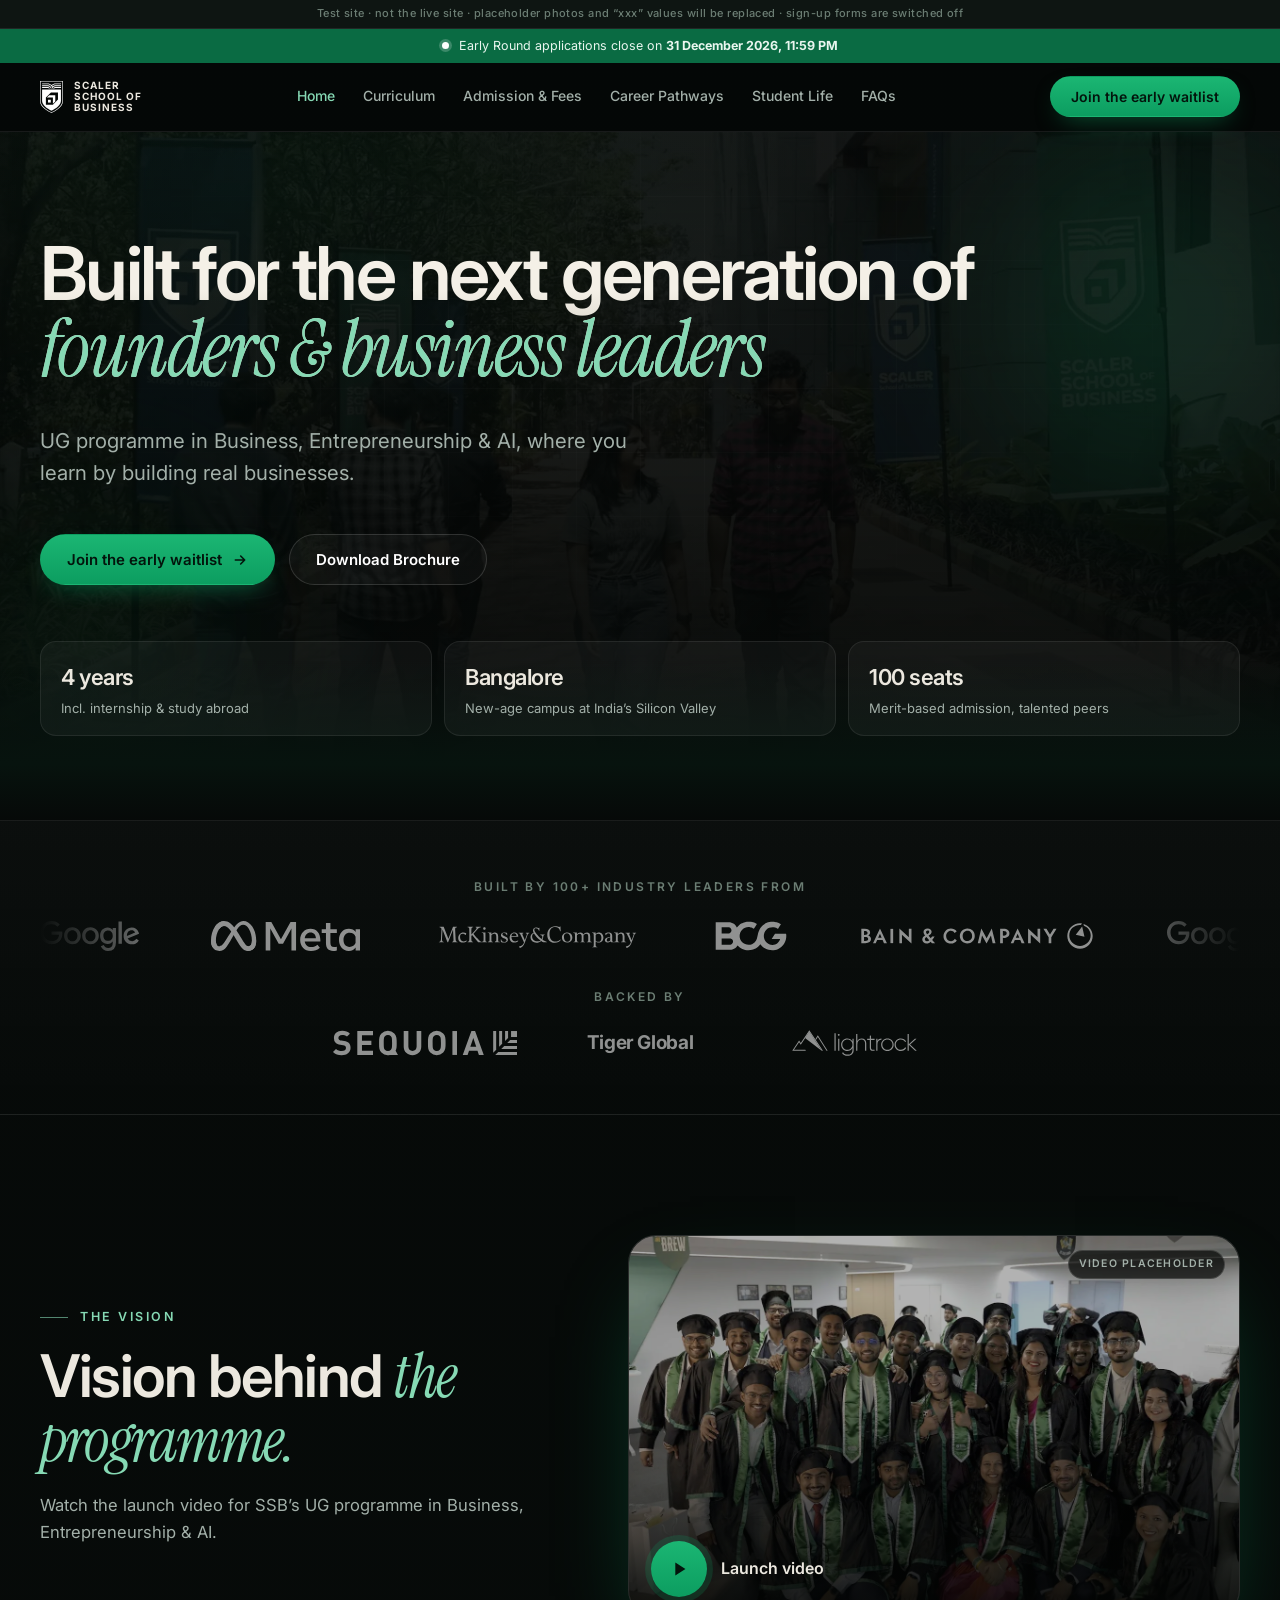
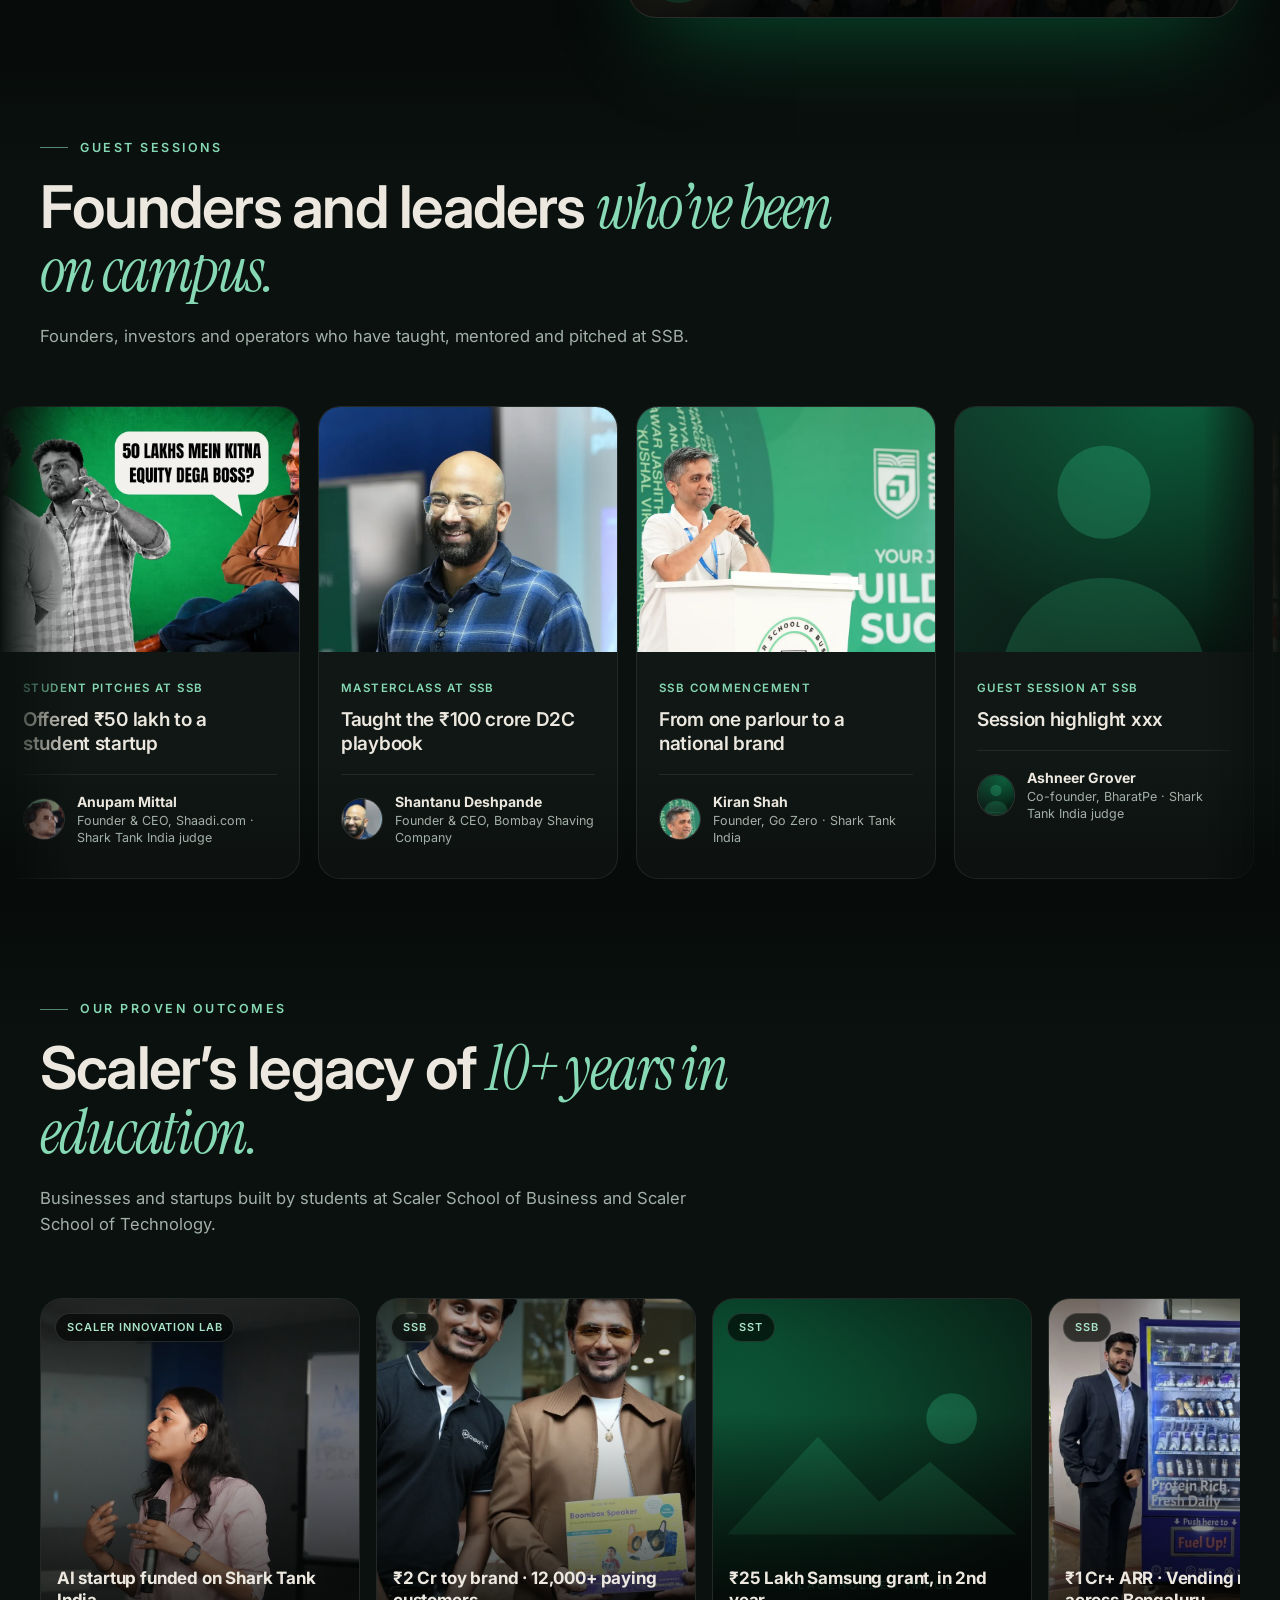
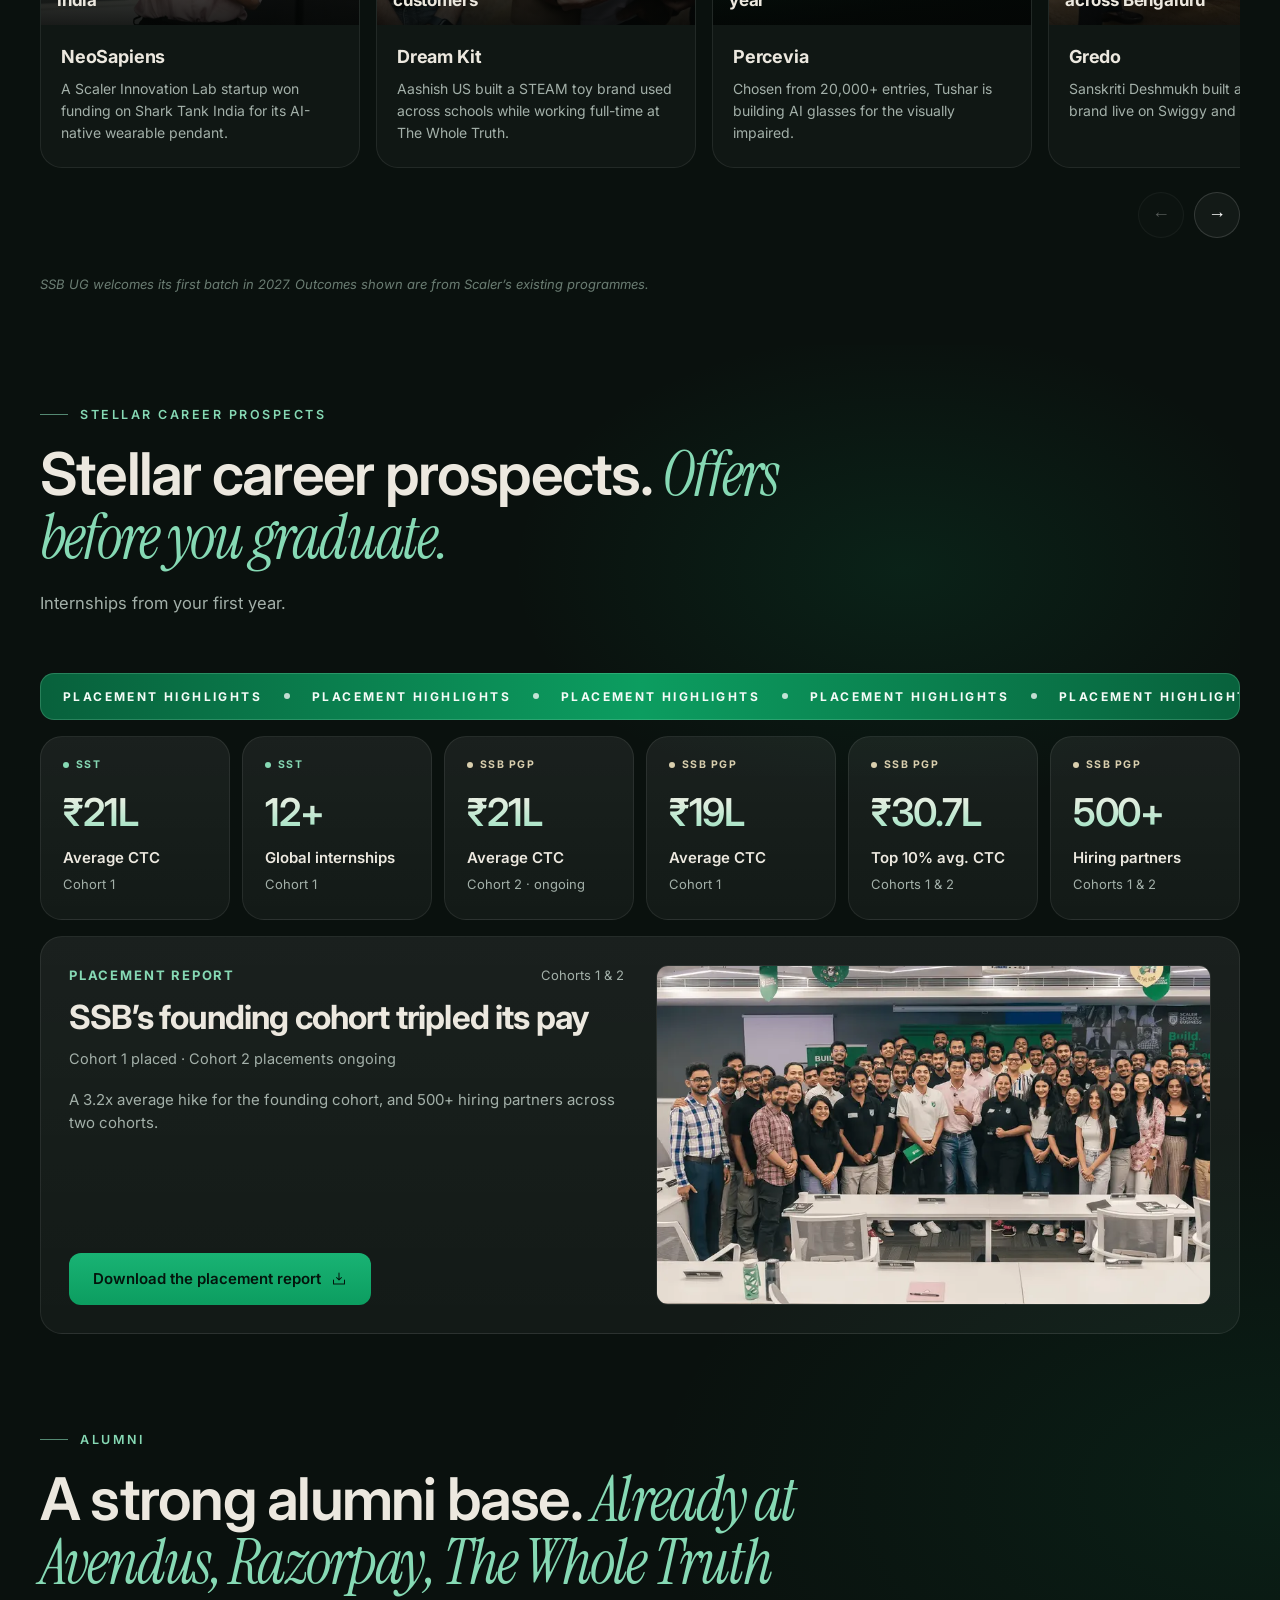
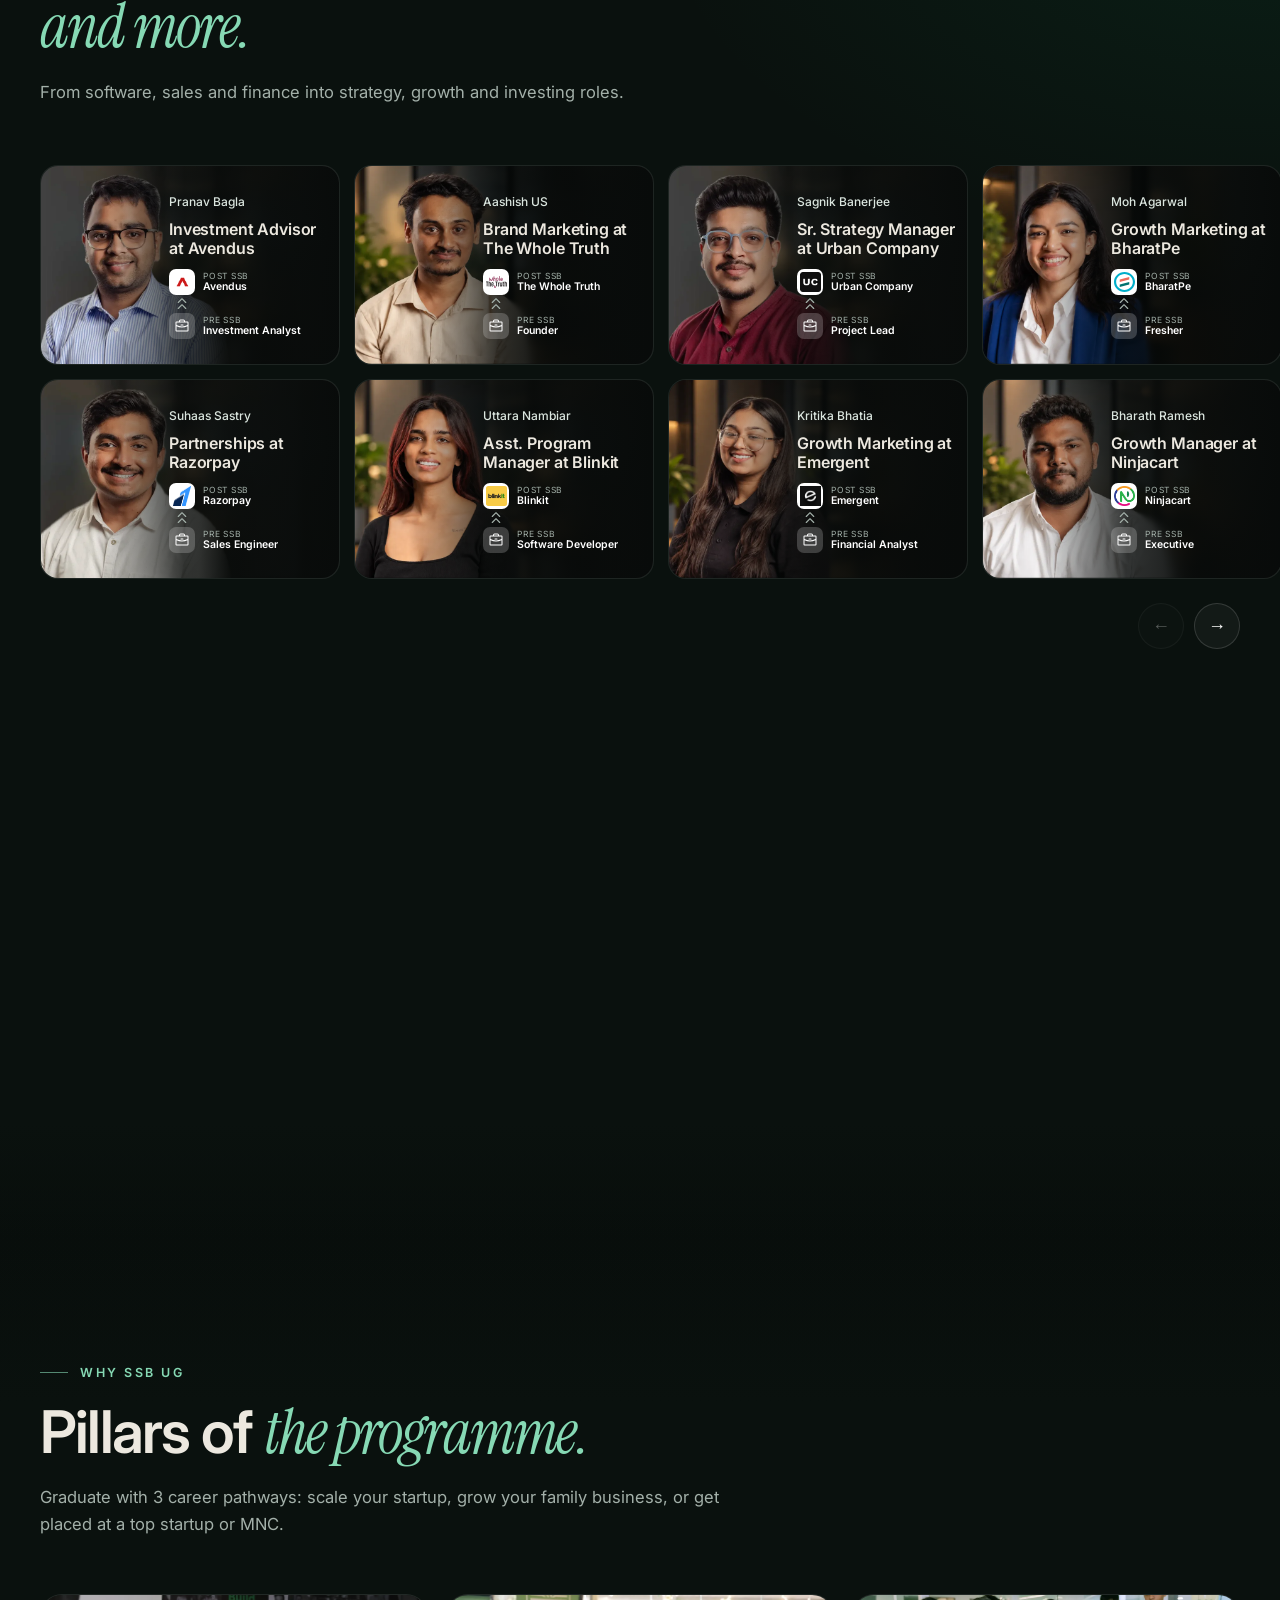
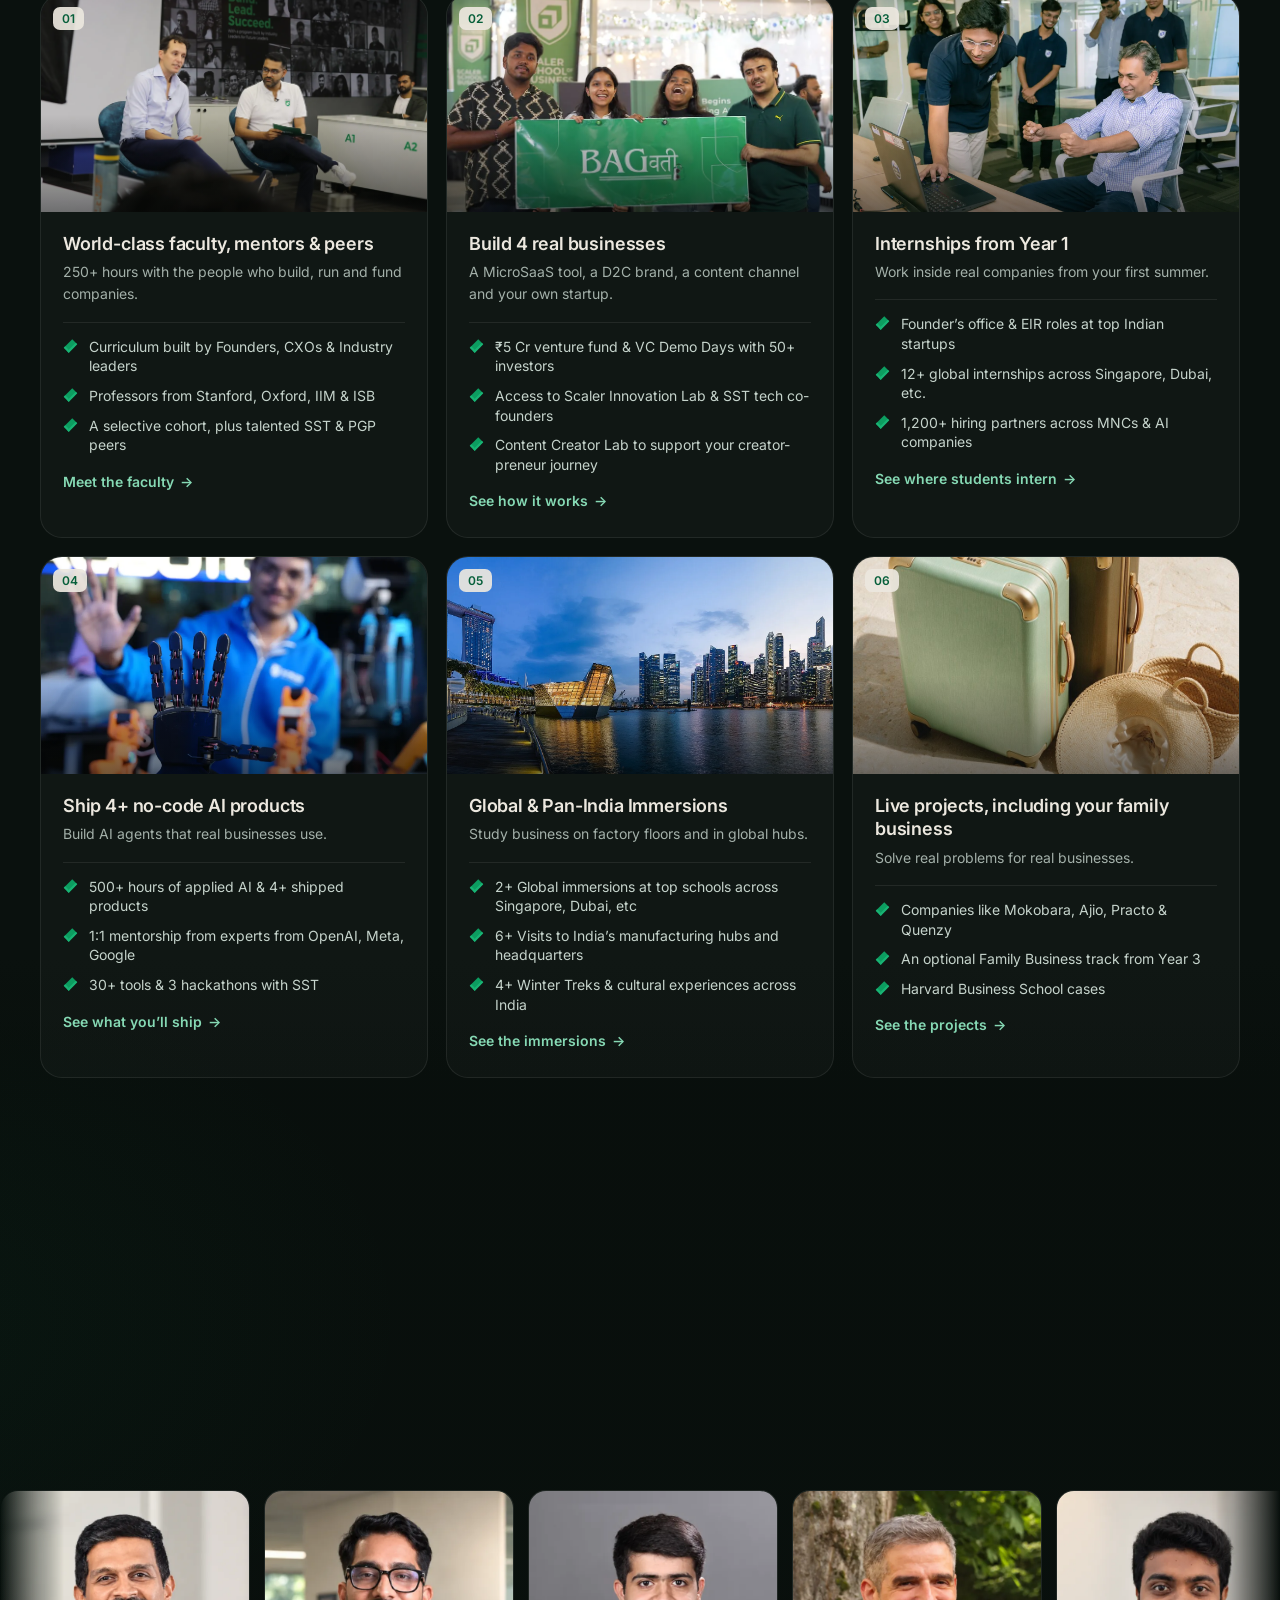
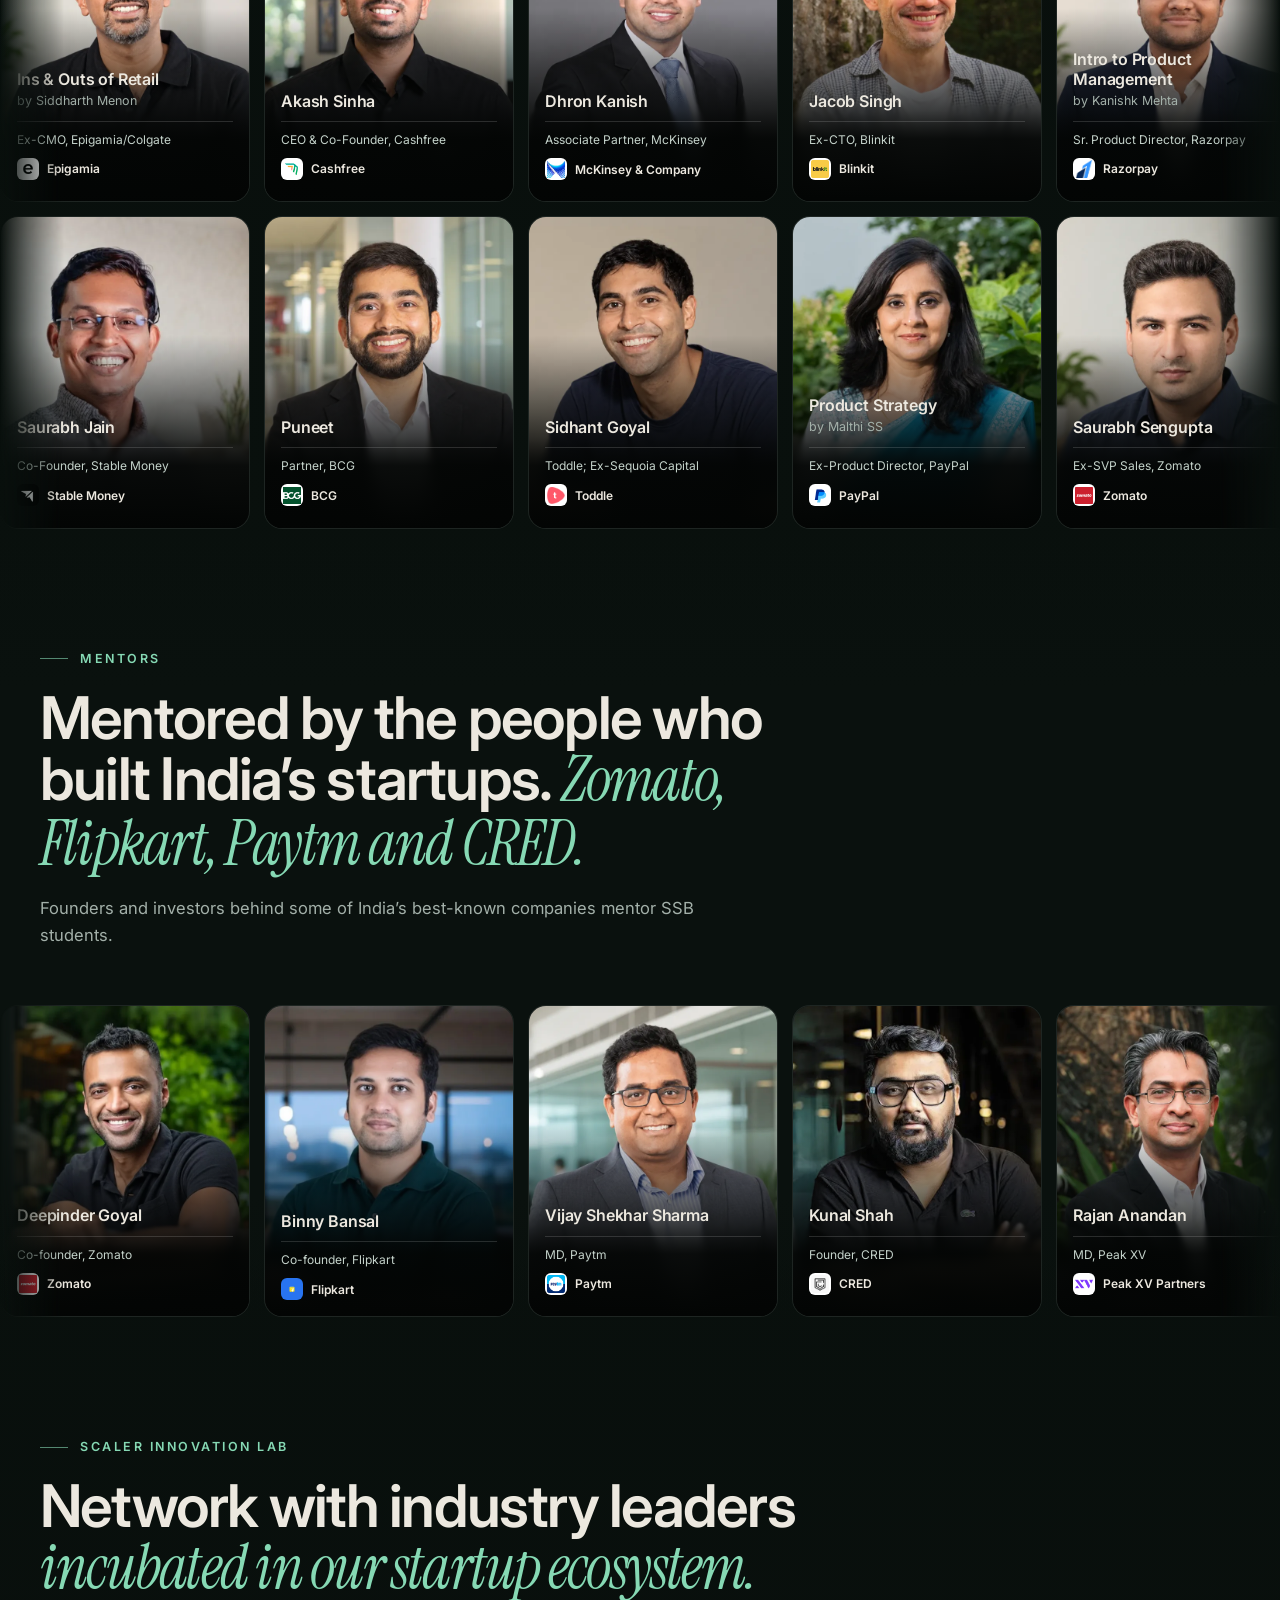
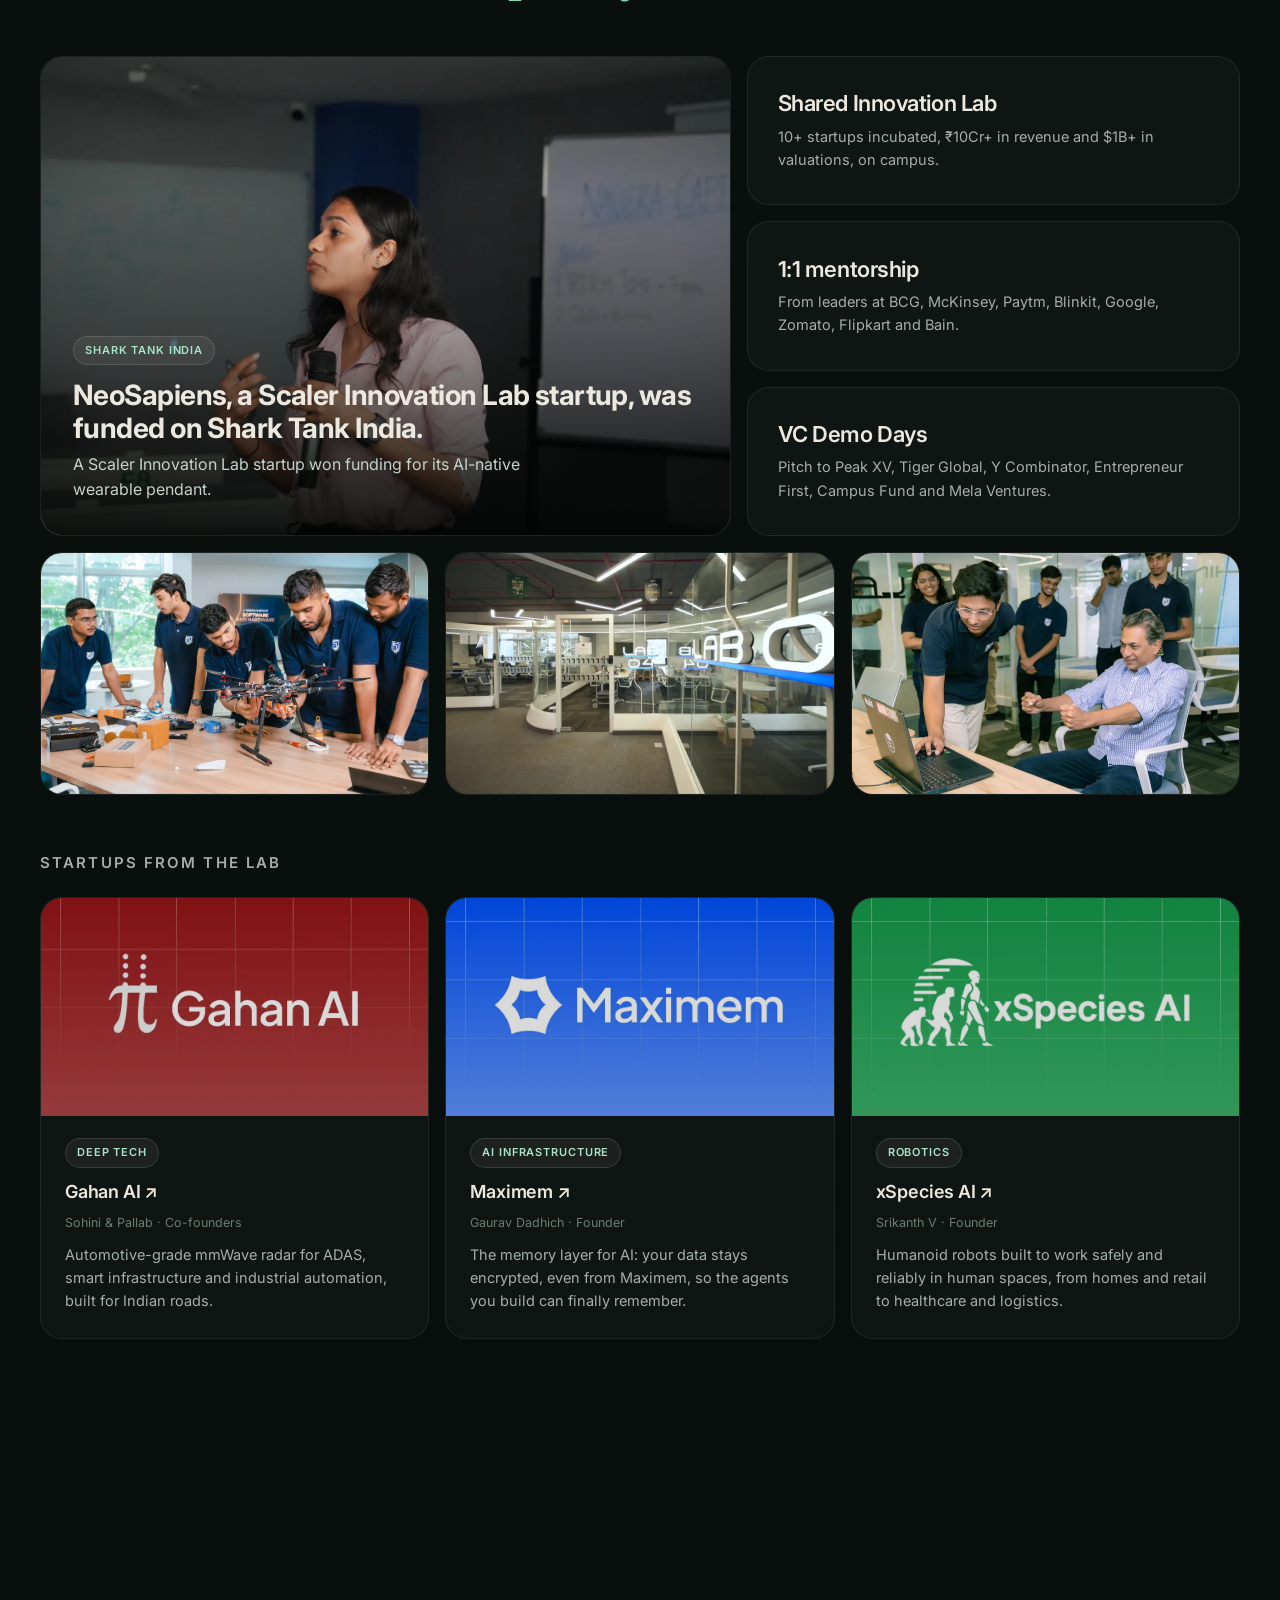
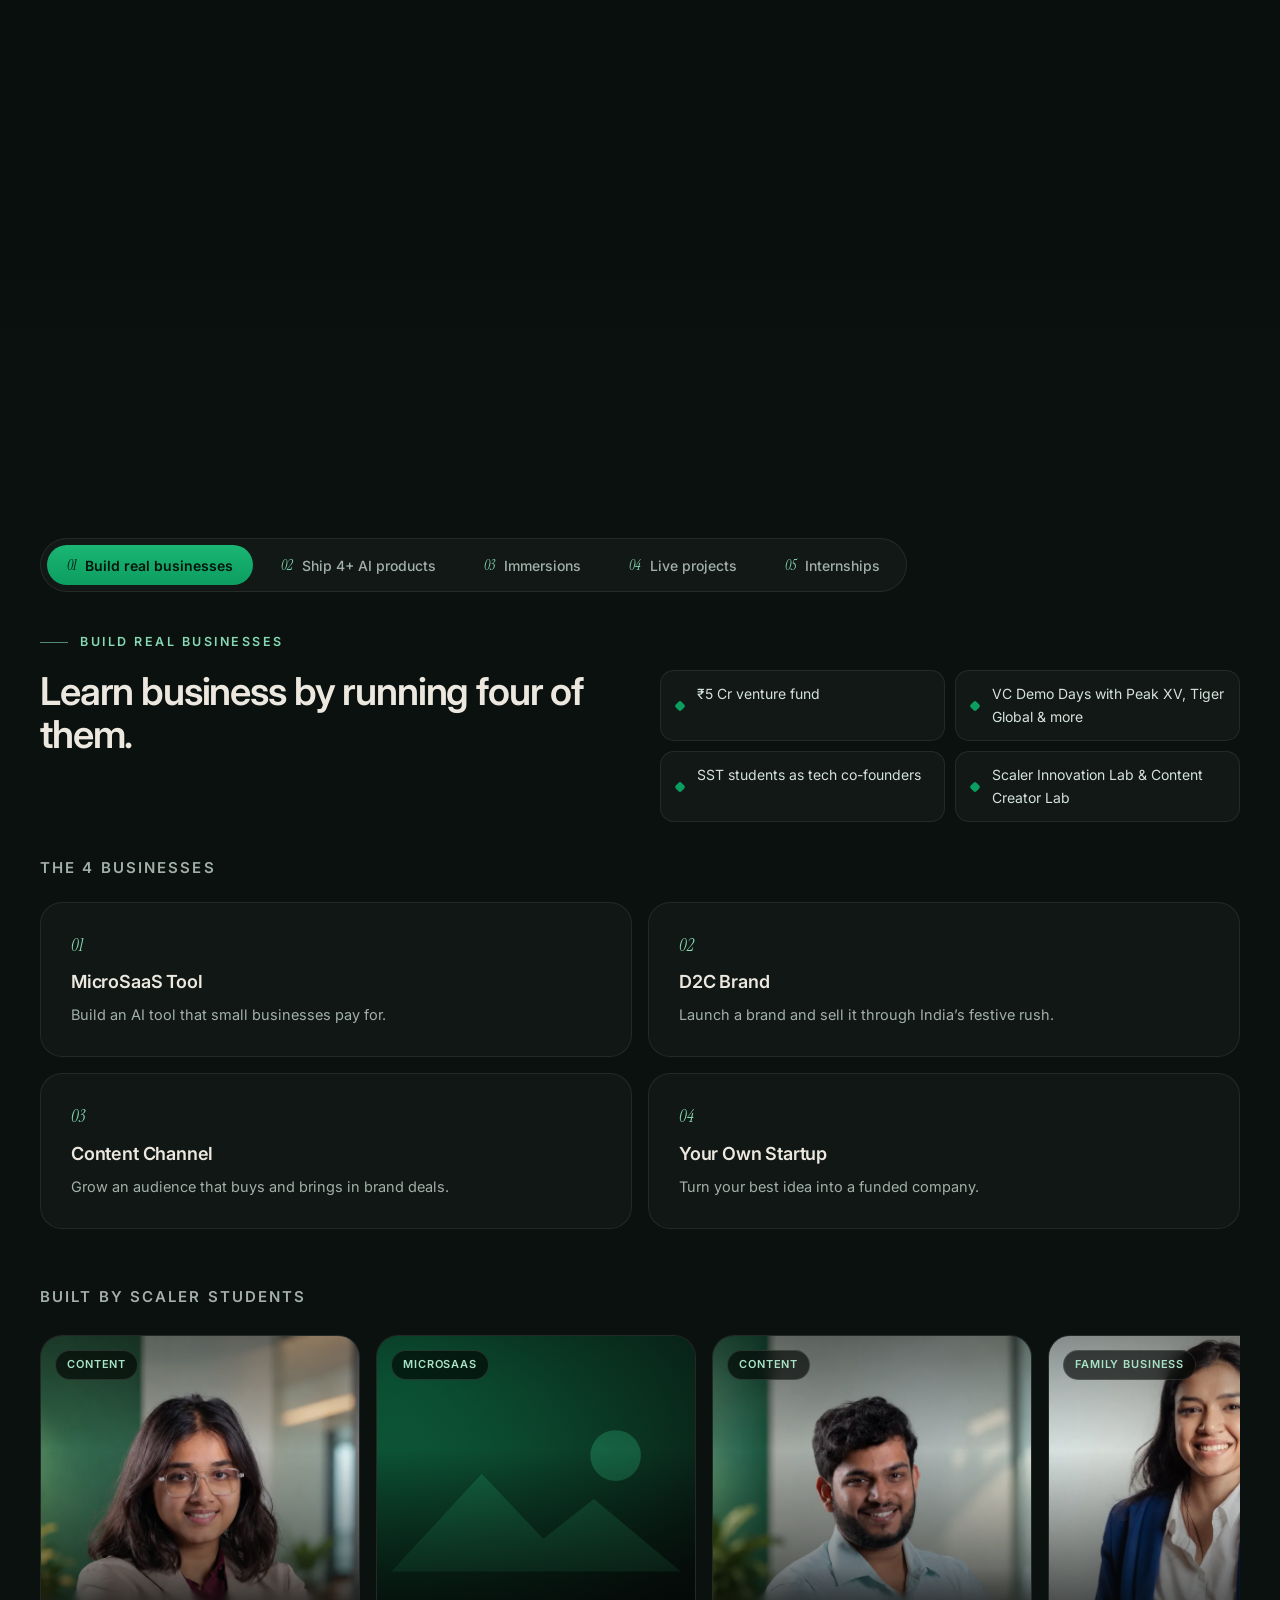
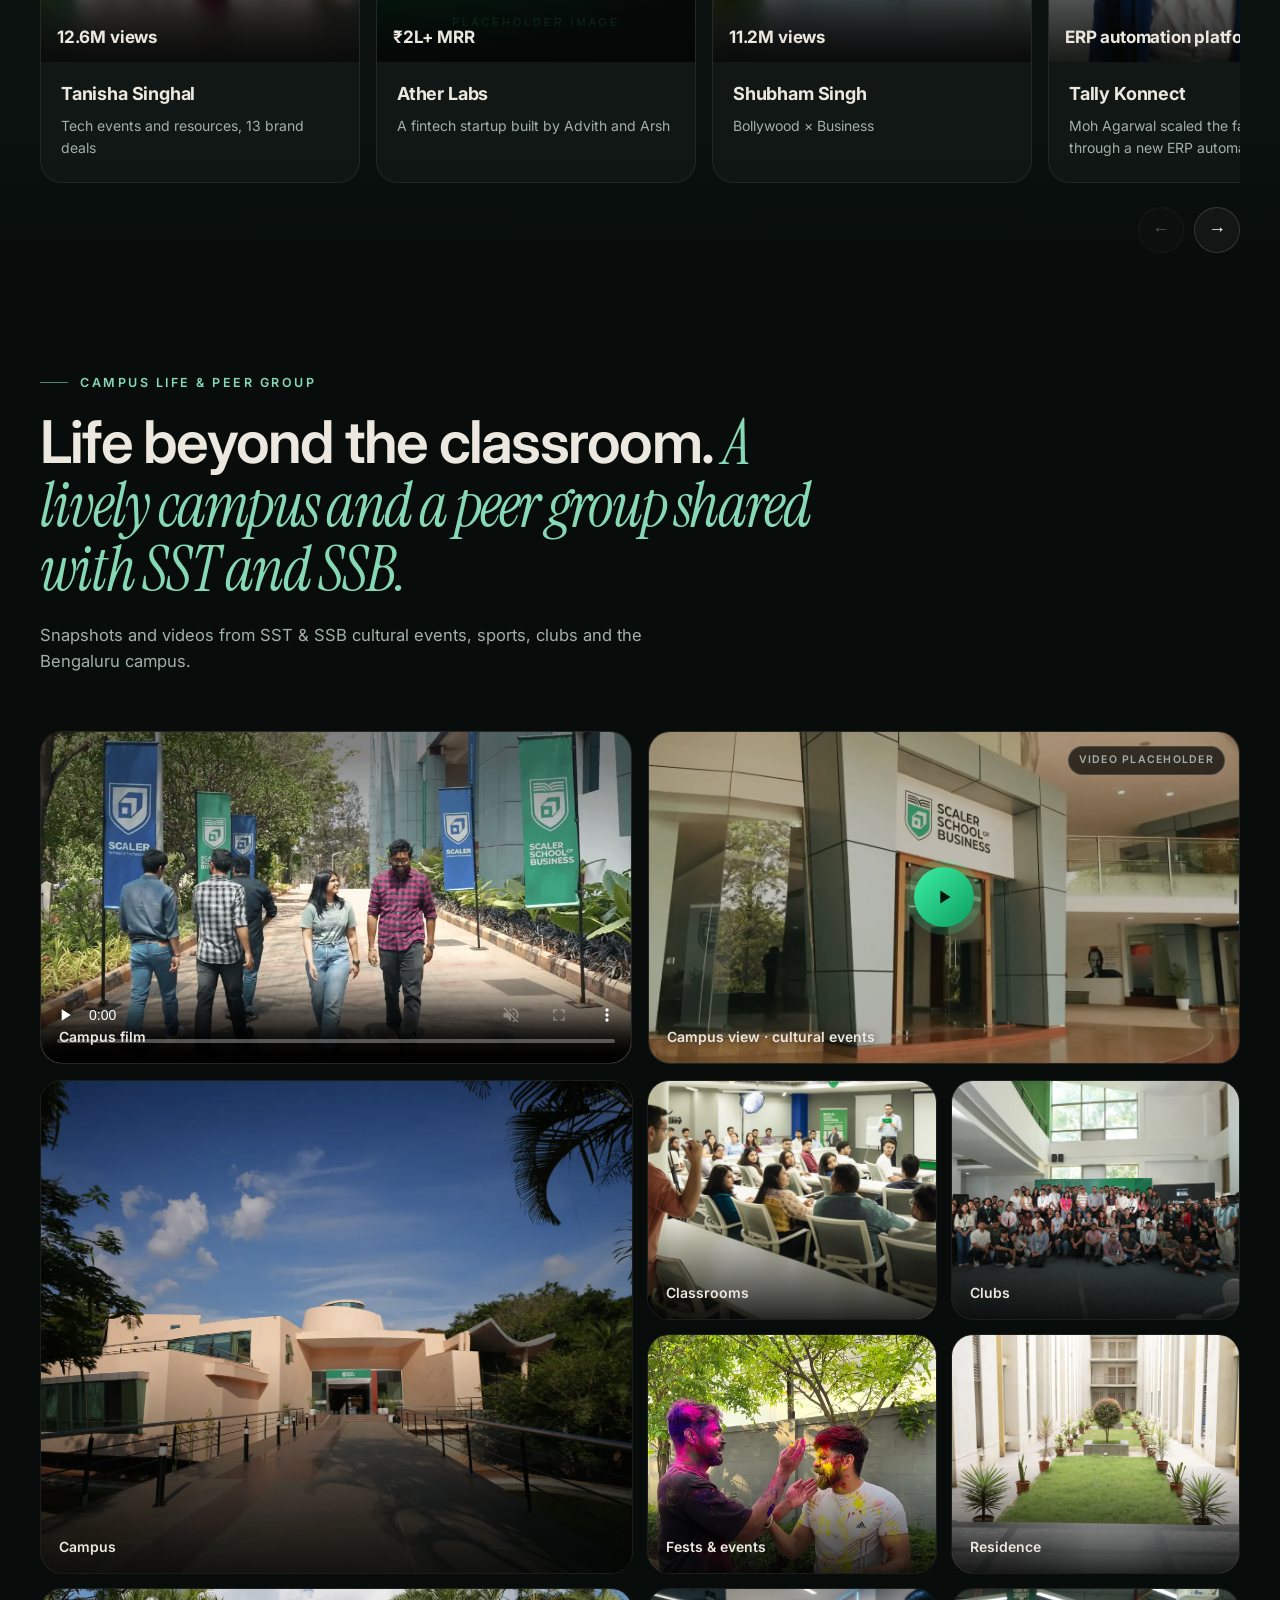
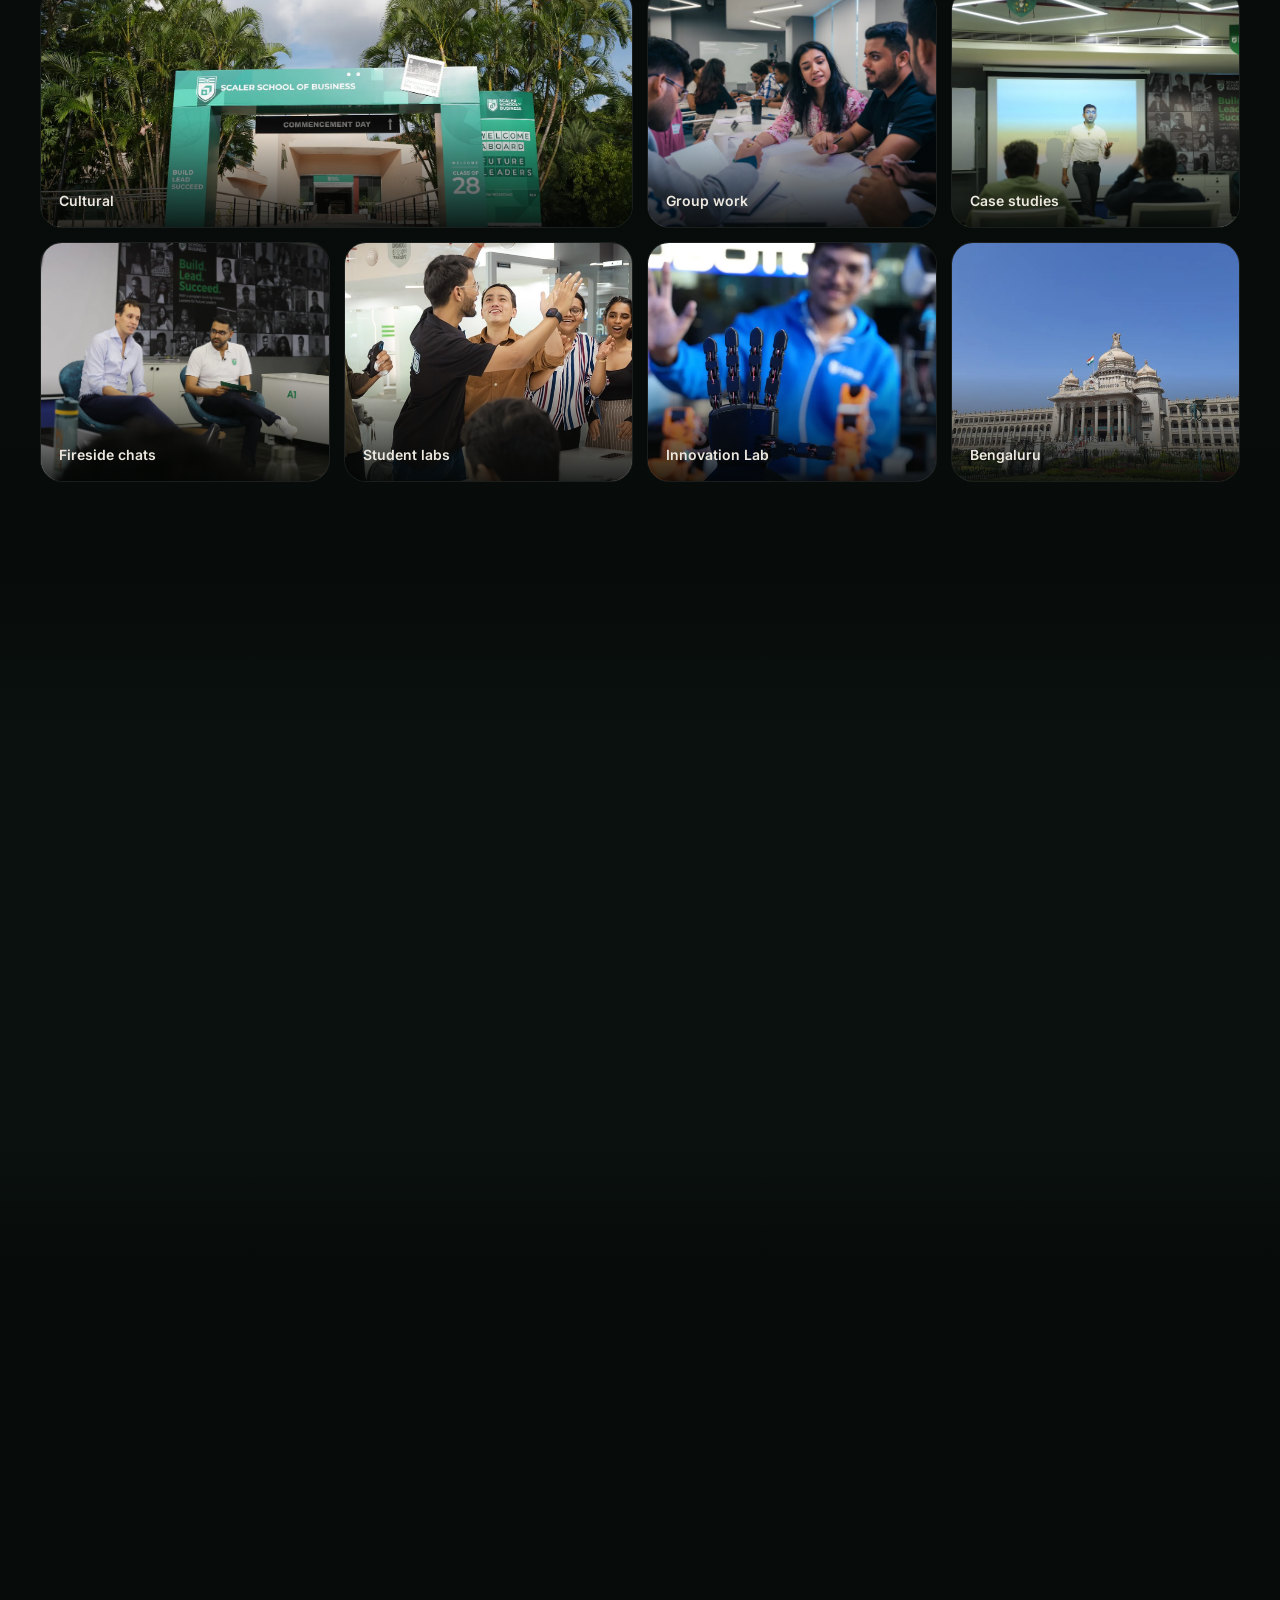
<file: docs/index.html>
<!doctype html>
<html lang="en">
<head>
<meta charset="utf-8">
<meta name="viewport" content="width=device-width, initial-scale=1">
<title>UG Programme in Business, Entrepreneurship &amp; AI</title>
<meta name="description" content="A four-year UG programme in Business, Entrepreneurship & AI, on the Scaler campus in Bengaluru. Build 4 real businesses, ship AI products and intern from Year 1.">
<meta name="theme-color" content="#050807">
<link rel="preconnect" href="https://fonts.googleapis.com">
<link rel="preconnect" href="https://fonts.gstatic.com" crossorigin>
<link href="https://fonts.googleapis.com/css2?family=Inter:wght@400;500;600;700&family=Instrument+Serif:ital@0;1&display=swap" rel="stylesheet">
<style>.section-nav{position:fixed;top:0;left:0;right:0;transform:translateY(-110%);visibility:hidden}.sticky-cta{position:fixed;left:0;right:0;bottom:0;visibility:hidden}</style>
<link rel="stylesheet" href="styles.css?v=1b8e2f30">
</head>
<body>

<div class="preview-bar">Test site · not the live site · placeholder photos and “xxx” values will be replaced · sign-up forms are switched off</div>

<header class="site-header" id="top">
  <div class="deadline"><span class="pulse"></span><span class="dl-long">Early Round applications close on <b>31 December 2026, 11:59 PM</b></span><span class="dl-short">Early Round closes <b>31 Dec 2026</b></span></div>
  <div class="nav-wrap">
    <div class="wrap nav">
      <a href="#top" class="brand" aria-label="Scaler School of Business, home">
        <img src="assets/logos/ssb.svg" alt="" class="brand-mark">
        <span class="brand-text">Scaler<br>School of<br>Business</span>
      </a>
      <nav class="links" aria-label="Main">
        <a href="#top" class="active">Home</a>
        <a href="#curriculum">Curriculum</a>
        <a href="admission.html">Admission &amp; Fees</a>
        <a href="#careers">Career Pathways</a>
        <a href="#campus">Student Life</a>
        <a href="#faq">FAQs</a>
      </nav>
      <a href="#admissions" class="btn btn-primary btn-sm nav-cta">Join the early waitlist</a>
      <button class="burger" aria-label="Menu" aria-expanded="false"><span></span><span></span></button>
    </div>
  </div>
</header>

<nav class="section-nav" id="section-nav" aria-label="Sections of the page">
  <div class="wrap sn-wrap">
    <a class="sn-home" href="#top" aria-label="Scaler School of Business, top"><img src="assets/logos/ssb.svg" alt=""></a>
    <ul class="sn-list"><li><a class="sn-link" data-spy href="#guest-sessions">Guest Sessions</a></li><li><a class="sn-link" data-spy href="#outcomes">Outcomes</a></li><li><a class="sn-link" data-spy href="#alumni">Alumni</a></li><li><a class="sn-link" data-spy href="#recruiters">Recruiters</a></li><li><a class="sn-link" data-spy href="#why-ssb">Highlights</a></li><li><a class="sn-link" data-spy href="#faculty-list">Faculty</a></li><li><a class="sn-link" data-spy href="#mentors-list">Mentors</a></li><li><a class="sn-link" data-spy href="#innovation-lab">Innovation Lab</a></li><li><a class="sn-link" data-spy href="#curriculum">Curriculum</a></li><li><a class="sn-link" data-spy href="#campus">Campus Life</a></li><li><a class="sn-link" data-spy href="#student-stories">Student Stories</a></li><li><a class="sn-link" data-spy href="#admissions">Admissions</a></li><li><a class="sn-link" data-spy href="#faq">FAQ</a></li></ul>
  </div>
</nav>

<main>

<!-- SECTION 1: HERO -->
<section class="hero">
  <div class="hero-bg" aria-hidden="true">
    <video autoplay muted loop playsinline preload="metadata" poster="assets/media/campus-film-poster.jpg"><source src="assets/media/hero-film.mp4" type="video/mp4"></video>
    <div class="hero-veil"></div>
    <div class="orb orb-a"></div><div class="orb orb-b"></div>
    <div class="grid-tex"></div>
  </div>
  <div class="wrap hero-inner">
    <h1 class="hero-title reveal">Built for the next generation of <em>founders &amp; business leaders</em></h1>
    <p class="lede reveal">UG programme in Business, Entrepreneurship &amp; AI, where you learn by building real businesses.</p>
    <div class="cta-row reveal">
      <a href="#admissions" class="btn btn-primary">Join the early waitlist <svg width="16" height="16" viewBox="0 0 24 24" fill="none" stroke="currentColor" stroke-width="2.4" stroke-linecap="round" stroke-linejoin="round"><path d="M5 12h14M13 6l6 6-6 6"/></svg></a>
      <a href="#admissions" class="btn btn-ghost">Download Brochure</a>
    </div>
    <div class="facts reveal">
      <div><b>4 years</b><span>Incl. internship &amp; study abroad</span></div>
      <div><b>Bangalore</b><span>New-age campus at India’s Silicon Valley</span></div>
      <div><b>100 seats</b><span>Merit-based admission, talented peers</span></div>
    </div>
  </div>
</section>

<!-- TRUST -->
<section class="trust">
  <div class="wrap">
    <p class="trust-label">Built by 100+ industry leaders from</p>
    <div class="marquee"><div class="track">
      <img src="assets/logos/google.svg" alt="Google"><img src="assets/logos/meta.svg" alt="Meta"><img src="assets/logos/mckinsey.svg" alt="McKinsey"><img src="assets/logos/bcg.svg" alt="BCG"><img src="assets/logos/bain.svg" alt="Bain">
      <img src="assets/logos/google.svg" alt=""><img src="assets/logos/meta.svg" alt=""><img src="assets/logos/mckinsey.svg" alt=""><img src="assets/logos/bcg.svg" alt=""><img src="assets/logos/bain.svg" alt="">
      <img src="assets/logos/google.svg" alt=""><img src="assets/logos/meta.svg" alt=""><img src="assets/logos/mckinsey.svg" alt=""><img src="assets/logos/bcg.svg" alt=""><img src="assets/logos/bain.svg" alt="">
    </div></div>
    <p class="trust-label mt">Backed by</p>
    <div class="backers"><img src="assets/logos/sequoia.svg" alt="Sequoia"><span>Tiger Global</span><img src="assets/logos/lightrock.svg" alt="Lightrock"></div>
  </div>
</section>

<!-- VISION -->
<section class="section">
  <div class="wrap vision">
    <div class="reveal">
      <p class="kicker">The vision</p>
      <h2>Vision behind <em>the programme.</em></h2>
      <p class="sub">Watch the launch video for SSB’s UG programme in Business, Entrepreneurship &amp; AI.</p>
    </div>
    <figure class="video-card reveal">
      <img src="assets/media/why-story-cohort.webp" alt="SSB students at convocation" loading="lazy">
      <span class="ph-tag">Video placeholder</span>
      <figcaption><span class="play"><svg width="22" height="22" viewBox="0 0 24 24" fill="currentColor"><path d="M8 5v14l11-7z"/></svg></span>Launch video</figcaption>
    </figure>
  </div>
</section>

<!-- SECTION 2: GUEST SESSIONS (founders marquee + mentor sessions, merged) -->
<section class="section" id="guest-sessions">
  <div class="wrap">
    <div class="head reveal">
      <p class="kicker">Guest sessions</p>
      <h2>Founders and leaders <em>who’ve been on campus.</em></h2>
      <p class="sub">Founders, investors and operators who have taught, mentored and pitched at SSB.</p>
    </div>
  </div>
  <div class="marquee wide reveal"><div class="track half pause" style="animation-duration:108s">
    <!-- set 1 -->
    <article class="person"><img src="assets/on-campus/anupam-mittal.webp" alt="Anupam Mittal with SSB students" loading="lazy"><div class="p-body"><small>Student pitches at SSB</small><h3>Offered ₹50 lakh to a student startup</h3><div class="who"><img src="assets/media/mittal-avatar.jpg" alt=""><div><b>Anupam Mittal</b><span>Founder &amp; CEO, Shaadi.com · Shark Tank India judge</span></div></div></div></article>
    <article class="person"><img src="assets/media/shantanu-card.webp" alt="Shantanu Deshpande at SSB" loading="lazy"><div class="p-body"><small>Masterclass at SSB</small><h3>Taught the ₹100 crore D2C playbook</h3><div class="who"><img src="assets/media/shantanu-avatar.jpg" alt=""><div><b>Shantanu Deshpande</b><span>Founder &amp; CEO, Bombay Shaving Company</span></div></div></div></article>
    <article class="person"><img src="assets/media/kiran-card.webp" alt="Kiran Shah at SSB" loading="lazy"><div class="p-body"><small>SSB commencement</small><h3>From one parlour to a national brand</h3><div class="who"><img src="assets/media/kiran-avatar.jpg" alt=""><div><b>Kiran Shah</b><span>Founder, Go Zero · Shark Tank India</span></div></div></div></article>
    <article class="person"><img src="ph/person.svg" alt="Placeholder photo of Ashneer Grover" loading="lazy"><div class="p-body"><small>Guest session at SSB</small><h3>Session highlight xxx</h3><div class="who"><img src="ph/person.svg" alt=""><div><b>Ashneer Grover</b><span>Co-founder, BharatPe · Shark Tank India judge</span></div></div></div></article>
    <article class="person"><img src="assets/on-campus/ankur-warikoo.webp" alt="Ankur Warikoo at SSB" loading="lazy"><div class="p-body"><small>Convocation at SSB</small><h3>Handed our graduates their degrees</h3><div class="who"><img src="assets/media/warikoo-avatar.jpg" alt=""><div><b>Ankur Warikoo</b><span>Founder, WebVeda · Author, Do Epic Shit</span></div></div></div></article>
    <article class="person"><img src="assets/sessions/rajan-anandan.webp" alt="Rajan Anandan at SSB" loading="lazy"><div class="p-body"><small>Mentor session at SSB</small><h3>Striving for excellence, learning from failure</h3><div class="who"><img src="assets/sessions/rajan-anandan.webp" alt=""><div><b>Rajan Anandan</b><span>Ex-MD SEA, Google</span></div></div></div></article>
    <article class="person"><img src="assets/sessions/jacob-singh.webp" alt="Jacob Singh at SSB" loading="lazy"><div class="p-body"><small>Mentor session at SSB</small><h3>Tech leadership and product thinking</h3><div class="who"><img src="assets/sessions/jacob-singh.webp" alt=""><div><b>Jacob Singh</b><span>Ex-CTO, Blinkit</span></div></div></div></article>
    <article class="person"><img src="assets/sessions/rahul-chari.webp" alt="Rahul Chari at SSB" loading="lazy"><div class="p-body"><small>Mentor session at SSB</small><h3>Rejected by Google, built PhonePe</h3><div class="who"><img src="assets/sessions/rahul-chari.webp" alt=""><div><b>Rahul Chari</b><span>Co-Founder, PhonePe</span></div></div></div></article>
    <article class="person"><img src="assets/sessions/yash-kumar.webp" alt="Yash Kumar at SSB" loading="lazy"><div class="p-body"><small>SSB commencement</small><h3>Creator of OpenAI’s first agent, on Commencement Day</h3><div class="who"><img src="assets/sessions/yash-kumar.webp" alt=""><div><b>Yash Kumar</b><span>Lead Engineer, OpenAI</span></div></div></div></article>
    <!-- set 2 (loop) -->
    <article class="person" aria-hidden="true"><img src="assets/on-campus/anupam-mittal.webp" alt="" loading="lazy"><div class="p-body"><small>Student pitches at SSB</small><h3>Offered ₹50 lakh to a student startup</h3><div class="who"><img src="assets/media/mittal-avatar.jpg" alt=""><div><b>Anupam Mittal</b><span>Founder &amp; CEO, Shaadi.com · Shark Tank India judge</span></div></div></div></article>
    <article class="person" aria-hidden="true"><img src="assets/media/shantanu-card.webp" alt="" loading="lazy"><div class="p-body"><small>Masterclass at SSB</small><h3>Taught the ₹100 crore D2C playbook</h3><div class="who"><img src="assets/media/shantanu-avatar.jpg" alt=""><div><b>Shantanu Deshpande</b><span>Founder &amp; CEO, Bombay Shaving Company</span></div></div></div></article>
    <article class="person" aria-hidden="true"><img src="assets/media/kiran-card.webp" alt="" loading="lazy"><div class="p-body"><small>SSB commencement</small><h3>From one parlour to a national brand</h3><div class="who"><img src="assets/media/kiran-avatar.jpg" alt=""><div><b>Kiran Shah</b><span>Founder, Go Zero · Shark Tank India</span></div></div></div></article>
    <article class="person" aria-hidden="true"><img src="ph/person.svg" alt="" loading="lazy"><div class="p-body"><small>Guest session at SSB</small><h3>Session highlight xxx</h3><div class="who"><img src="ph/person.svg" alt=""><div><b>Ashneer Grover</b><span>Co-founder, BharatPe · Shark Tank India judge</span></div></div></div></article>
    <article class="person" aria-hidden="true"><img src="assets/on-campus/ankur-warikoo.webp" alt="" loading="lazy"><div class="p-body"><small>Convocation at SSB</small><h3>Handed our graduates their degrees</h3><div class="who"><img src="assets/media/warikoo-avatar.jpg" alt=""><div><b>Ankur Warikoo</b><span>Founder, WebVeda · Author, Do Epic Shit</span></div></div></div></article>
    <article class="person" aria-hidden="true"><img src="assets/sessions/rajan-anandan.webp" alt="" loading="lazy"><div class="p-body"><small>Mentor session at SSB</small><h3>Striving for excellence, learning from failure</h3><div class="who"><img src="assets/sessions/rajan-anandan.webp" alt=""><div><b>Rajan Anandan</b><span>Ex-MD SEA, Google</span></div></div></div></article>
    <article class="person" aria-hidden="true"><img src="assets/sessions/jacob-singh.webp" alt="" loading="lazy"><div class="p-body"><small>Mentor session at SSB</small><h3>Tech leadership and product thinking</h3><div class="who"><img src="assets/sessions/jacob-singh.webp" alt=""><div><b>Jacob Singh</b><span>Ex-CTO, Blinkit</span></div></div></div></article>
    <article class="person" aria-hidden="true"><img src="assets/sessions/rahul-chari.webp" alt="" loading="lazy"><div class="p-body"><small>Mentor session at SSB</small><h3>Rejected by Google, built PhonePe</h3><div class="who"><img src="assets/sessions/rahul-chari.webp" alt=""><div><b>Rahul Chari</b><span>Co-Founder, PhonePe</span></div></div></div></article>
    <article class="person" aria-hidden="true"><img src="assets/sessions/yash-kumar.webp" alt="" loading="lazy"><div class="p-body"><small>SSB commencement</small><h3>Creator of OpenAI’s first agent, on Commencement Day</h3><div class="who"><img src="assets/sessions/yash-kumar.webp" alt=""><div><b>Yash Kumar</b><span>Lead Engineer, OpenAI</span></div></div></div></article>
  </div></div>
</section>

<!-- SECTION 3: OUTCOMES -->
<section class="section" id="outcomes">
  <div class="wrap">
    <div class="head reveal">
      <p class="kicker">Our proven outcomes</p>
      <h2>Scaler’s legacy of <em>10+ years in education.</em></h2>
      <p class="sub">Businesses and startups built by students at Scaler School of Business and Scaler School of Technology.</p>
    </div>
  </div>
  <div class="wrap carousel reveal"><div class="rail">
    <article class="oc"><div class="oc-img"><img src="assets/campus/navera-shark-tank.webp" alt="" loading="lazy"><span class="pill">Scaler Innovation Lab</span><b class="oc-over">AI startup funded on Shark Tank India</b></div><div class="oc-body"><h4>NeoSapiens</h4><p>A Scaler Innovation Lab startup won funding on Shark Tank India for its AI-native wearable pendant.</p></div></article>
    <article class="oc"><div class="oc-img"><img src="assets/deck/built/dream-kit.webp" alt="" loading="lazy"><span class="pill">SSB</span><b class="oc-over">₹2 Cr toy brand · 12,000+ paying customers</b></div><div class="oc-body"><h4>Dream Kit</h4><p>Aashish US built a STEAM toy brand used across schools while working full-time at The Whole Truth.</p></div></article>
    <article class="oc"><div class="oc-img"><img src="ph/photo.svg" alt="" loading="lazy"><span class="pill">SST</span><b class="oc-over">₹25 Lakh Samsung grant, in 2nd year</b></div><div class="oc-body"><h4>Percevia</h4><p>Chosen from 20,000+ entries, Tushar is building AI glasses for the visually impaired.</p></div></article>
    <article class="oc"><div class="oc-img"><img src="assets/deck/built/gredo.webp" alt="" loading="lazy"><span class="pill">SSB</span><b class="oc-over">₹1 Cr+ ARR · Vending machines across Bengaluru</b></div><div class="oc-body"><h4>Gredo</h4><p>Sanskriti Deshmukh built a protein-food brand live on Swiggy and Zomato.</p></div></article>
    <article class="oc"><div class="oc-img"><img src="assets/startups/antimattr.webp" alt="" loading="lazy"><span class="pill">Scaler Innovation Lab</span><b class="oc-over">Selected for Y Combinator · Backed by Nikhil Kamath’s WTFund</b></div><div class="oc-body"><h4>Antimattr</h4><p>Built at Scaler Innovation Lab, Antimattr is building voice-first AI hardware.</p></div></article>
    <article class="oc"><div class="oc-img"><img src="ph/photo.svg" alt="" loading="lazy"><span class="pill">SST</span><b class="oc-over">₹25 Lakh revenue · Clients like Tata &amp; Ather</b></div><div class="oc-body"><h4>Trackaroo</h4><p>Pratyush built a dealership management platform trusted by leading auto brands.</p></div></article>
    <article class="oc"><div class="oc-img"><img src="assets/deck/built/chaubaraa.webp" alt="" loading="lazy"><span class="pill">SSB</span><b class="oc-over">₹30L+ ARR</b></div><div class="oc-body"><h4>Chaubaraa</h4><p>Three SSB students built a perfume brand inspired by familiar memories and emotions.</p></div></article>
    <article class="oc"><div class="oc-img"><img src="ph/person.svg" alt="" loading="lazy"><span class="pill">SST</span><b class="oc-over">Backed by a former JioHotstar director</b></div><div class="oc-body"><h4>Voice AI at 20</h4><p>xxx from Telangana is building a voice AI social concierge, two years after writing her first line of code.</p></div></article>
    <article class="oc"><div class="oc-img"><img src="assets/deck/built/onlyfeet.webp" alt="" loading="lazy"><span class="pill">SSB</span><b class="oc-over">₹28L+ ARR</b></div><div class="oc-body"><h4>Onlyfeet</h4><p>Mahnoor Z Mistry built a premium socks brand packaged in collectible cans for Gen Z.</p></div></article>
  </div></div>
  <div class="wrap"><p class="fine it reveal">SSB UG welcomes its first batch in 2027. Outcomes shown are from Scaler’s existing programmes.</p></div>

  <!-- Part 2: bento -->
  <div class="wrap" id="careers" style="margin-top:110px">
    <div class="head reveal">
      <p class="kicker">Stellar career prospects</p>
      <h2>Stellar career prospects. <em>Offers before you graduate.</em></h2>
      <p class="sub">Internships from your first year.</p>
    </div>
    <div class="ph reveal" aria-label="Placement highlights">
      <div class="ph-banner"><div class="ph-track"><div class="ph-set"><span>Placement highlights</span><i aria-hidden="true"></i><span>Placement highlights</span><i aria-hidden="true"></i><span>Placement highlights</span><i aria-hidden="true"></i><span>Placement highlights</span><i aria-hidden="true"></i><span>Placement highlights</span><i aria-hidden="true"></i><span>Placement highlights</span><i aria-hidden="true"></i></div><div class="ph-set" aria-hidden="true"><span>Placement highlights</span><i aria-hidden="true"></i><span>Placement highlights</span><i aria-hidden="true"></i><span>Placement highlights</span><i aria-hidden="true"></i><span>Placement highlights</span><i aria-hidden="true"></i><span>Placement highlights</span><i aria-hidden="true"></i><span>Placement highlights</span><i aria-hidden="true"></i></div></div></div>
      <ul class="ph-grid" aria-label="Placement highlights by programme">
        <li><em class="pg-tag sst">SST</em><b>₹21L</b><strong>Average CTC</strong><span>Cohort 1</span></li>
        <li><em class="pg-tag sst">SST</em><b>12+</b><strong>Global internships</strong><span>Cohort 1</span></li>
        <li><em class="pg-tag ssb">SSB PGP</em><b>₹21L</b><strong>Average CTC</strong><span>Cohort 2 · ongoing</span></li>
        <li><em class="pg-tag ssb">SSB PGP</em><b>₹19L</b><strong>Average CTC</strong><span>Cohort 1</span></li>
        <li><em class="pg-tag ssb">SSB PGP</em><b>₹30.7L</b><strong>Top 10% avg. CTC</strong><span>Cohorts 1 &amp; 2</span></li>
        <li><em class="pg-tag ssb">SSB PGP</em><b>500+</b><strong>Hiring partners</strong><span>Cohorts 1 &amp; 2</span></li>
      </ul>
      <article class="report reveal">
        <div class="report-text">
          <div class="report-top"><span class="report-kicker">Placement report</span><span class="report-date">Cohorts 1 &amp; 2</span></div>
          <h3>SSB’s founding cohort tripled its pay</h3>
          <p class="report-by">Cohort 1 placed · Cohort 2 placements ongoing</p>
          <p class="report-sub">A 3.2x average hike for the founding cohort, and 500+ hiring partners across two cohorts.</p>
        </div>
        <img src="assets/vc/media/cohort-group-800.webp" alt="The founding cohort on campus" loading="lazy" width="800" height="600">
        <a class="report-btn" href="#top" onclick="return false">Download the placement report <svg width="16" height="16" viewBox="0 0 256 256" fill="currentColor" aria-hidden="true"><path d="M224,144v64a8,8,0,0,1-8,8H40a8,8,0,0,1-8-8V144a8,8,0,0,1,16,0v56H208V144a8,8,0,0,1,16,0Zm-101.66,5.66a8,8,0,0,0,11.32,0l40-40a8,8,0,0,0-11.32-11.32L136,124.69V32a8,8,0,0,0-16,0v92.69L93.66,98.34a8,8,0,0,0-11.32,11.32Z"/></svg></a>
      </article>
    </div>

    <div class="head reveal" id="alumni" style="margin-top:96px">
      <p class="kicker">Alumni</p>
      <h2>A strong alumni base. <em>Already at Avendus, Razorpay, The Whole Truth and more.</em></h2>
      <p class="sub">From software, sales and finance into strategy, growth and investing roles.</p>
    </div>
  </div>
  <div class="bleed carousel reveal"><ul class="rail alumni-rail" aria-label="Alumni">
<li><article class="alumni-card"><img class="ac-photo" src="assets/vc/alumni/pranav-bagla.webp" alt="Pranav Bagla" loading="lazy"><div class="ac-body"><p class="ac-name">Pranav Bagla</p><h3 class="ac-role">Investment Advisor at Avendus</h3><div class="ac-path"><div class="ac-step"><span class="ac-tile"><img src="assets/vc/logos/marks/avendus.png" alt="" loading="lazy"></span><span><small>Post SSB</small><b>Avendus</b></span></div><span class="ac-arrow" aria-hidden="true"><svg viewBox="0 0 256 256" width="12" height="12" fill="currentColor" aria-hidden="true"><path d="M216.49,168.49a12,12,0,0,1-17,0L128,97,56.49,168.49a12,12,0,0,1-17-17l80-80a12,12,0,0,1,17,0l80,80A12,12,0,0,1,216.49,168.49Z"/></svg><svg viewBox="0 0 256 256" width="12" height="12" fill="currentColor" aria-hidden="true"><path d="M216.49,168.49a12,12,0,0,1-17,0L128,97,56.49,168.49a12,12,0,0,1-17-17l80-80a12,12,0,0,1,17,0l80,80A12,12,0,0,1,216.49,168.49Z"/></svg></span><div class="ac-step"><span class="ac-tile ac-pre"><svg viewBox="0 0 256 256" width="16" height="16" fill="currentColor" aria-hidden="true"><path d="M216,56H176V48a24,24,0,0,0-24-24H104A24,24,0,0,0,80,48v8H40A16,16,0,0,0,24,72V200a16,16,0,0,0,16,16H216a16,16,0,0,0,16-16V72A16,16,0,0,0,216,56ZM96,48a8,8,0,0,1,8-8h48a8,8,0,0,1,8,8v8H96ZM216,72v41.61A184,184,0,0,1,128,136a184.07,184.07,0,0,1-88-22.38V72Zm0,128H40V131.64A200.19,200.19,0,0,0,128,152a200.25,200.25,0,0,0,88-20.37V200ZM104,112a8,8,0,0,1,8-8h32a8,8,0,0,1,0,16H112A8,8,0,0,1,104,112Z"/></svg></span><span><small>Pre SSB</small><b>Investment Analyst</b></span></div></div></div></article></li>
<li><article class="alumni-card"><img class="ac-photo" src="assets/vc/alumni/suhaas-sastry.webp" alt="Suhaas Sastry" loading="lazy"><div class="ac-body"><p class="ac-name">Suhaas Sastry</p><h3 class="ac-role">Partnerships at Razorpay</h3><div class="ac-path"><div class="ac-step"><span class="ac-tile"><img src="assets/vc/logos/marks/razorpay.png" alt="" loading="lazy"></span><span><small>Post SSB</small><b>Razorpay</b></span></div><span class="ac-arrow" aria-hidden="true"><svg viewBox="0 0 256 256" width="12" height="12" fill="currentColor" aria-hidden="true"><path d="M216.49,168.49a12,12,0,0,1-17,0L128,97,56.49,168.49a12,12,0,0,1-17-17l80-80a12,12,0,0,1,17,0l80,80A12,12,0,0,1,216.49,168.49Z"/></svg><svg viewBox="0 0 256 256" width="12" height="12" fill="currentColor" aria-hidden="true"><path d="M216.49,168.49a12,12,0,0,1-17,0L128,97,56.49,168.49a12,12,0,0,1-17-17l80-80a12,12,0,0,1,17,0l80,80A12,12,0,0,1,216.49,168.49Z"/></svg></span><div class="ac-step"><span class="ac-tile ac-pre"><svg viewBox="0 0 256 256" width="16" height="16" fill="currentColor" aria-hidden="true"><path d="M216,56H176V48a24,24,0,0,0-24-24H104A24,24,0,0,0,80,48v8H40A16,16,0,0,0,24,72V200a16,16,0,0,0,16,16H216a16,16,0,0,0,16-16V72A16,16,0,0,0,216,56ZM96,48a8,8,0,0,1,8-8h48a8,8,0,0,1,8,8v8H96ZM216,72v41.61A184,184,0,0,1,128,136a184.07,184.07,0,0,1-88-22.38V72Zm0,128H40V131.64A200.19,200.19,0,0,0,128,152a200.25,200.25,0,0,0,88-20.37V200ZM104,112a8,8,0,0,1,8-8h32a8,8,0,0,1,0,16H112A8,8,0,0,1,104,112Z"/></svg></span><span><small>Pre SSB</small><b>Sales Engineer</b></span></div></div></div></article></li>
<li><article class="alumni-card"><img class="ac-photo" src="assets/vc/alumni/aashish-us.webp" alt="Aashish US" loading="lazy"><div class="ac-body"><p class="ac-name">Aashish US</p><h3 class="ac-role">Brand Marketing at The Whole Truth</h3><div class="ac-path"><div class="ac-step"><span class="ac-tile"><img src="assets/vc/logos/marks/wholetruth.svg" alt="" loading="lazy"></span><span><small>Post SSB</small><b>The Whole Truth</b></span></div><span class="ac-arrow" aria-hidden="true"><svg viewBox="0 0 256 256" width="12" height="12" fill="currentColor" aria-hidden="true"><path d="M216.49,168.49a12,12,0,0,1-17,0L128,97,56.49,168.49a12,12,0,0,1-17-17l80-80a12,12,0,0,1,17,0l80,80A12,12,0,0,1,216.49,168.49Z"/></svg><svg viewBox="0 0 256 256" width="12" height="12" fill="currentColor" aria-hidden="true"><path d="M216.49,168.49a12,12,0,0,1-17,0L128,97,56.49,168.49a12,12,0,0,1-17-17l80-80a12,12,0,0,1,17,0l80,80A12,12,0,0,1,216.49,168.49Z"/></svg></span><div class="ac-step"><span class="ac-tile ac-pre"><svg viewBox="0 0 256 256" width="16" height="16" fill="currentColor" aria-hidden="true"><path d="M216,56H176V48a24,24,0,0,0-24-24H104A24,24,0,0,0,80,48v8H40A16,16,0,0,0,24,72V200a16,16,0,0,0,16,16H216a16,16,0,0,0,16-16V72A16,16,0,0,0,216,56ZM96,48a8,8,0,0,1,8-8h48a8,8,0,0,1,8,8v8H96ZM216,72v41.61A184,184,0,0,1,128,136a184.07,184.07,0,0,1-88-22.38V72Zm0,128H40V131.64A200.19,200.19,0,0,0,128,152a200.25,200.25,0,0,0,88-20.37V200ZM104,112a8,8,0,0,1,8-8h32a8,8,0,0,1,0,16H112A8,8,0,0,1,104,112Z"/></svg></span><span><small>Pre SSB</small><b>Founder</b></span></div></div></div></article></li>
<li><article class="alumni-card"><img class="ac-photo" src="assets/vc/alumni/uttara-nambiar.webp" alt="Uttara Nambiar" loading="lazy"><div class="ac-body"><p class="ac-name">Uttara Nambiar</p><h3 class="ac-role">Asst. Program Manager at Blinkit</h3><div class="ac-path"><div class="ac-step"><span class="ac-tile"><img src="assets/vc/logos/marks/blinkit.png" alt="" loading="lazy"></span><span><small>Post SSB</small><b>Blinkit</b></span></div><span class="ac-arrow" aria-hidden="true"><svg viewBox="0 0 256 256" width="12" height="12" fill="currentColor" aria-hidden="true"><path d="M216.49,168.49a12,12,0,0,1-17,0L128,97,56.49,168.49a12,12,0,0,1-17-17l80-80a12,12,0,0,1,17,0l80,80A12,12,0,0,1,216.49,168.49Z"/></svg><svg viewBox="0 0 256 256" width="12" height="12" fill="currentColor" aria-hidden="true"><path d="M216.49,168.49a12,12,0,0,1-17,0L128,97,56.49,168.49a12,12,0,0,1-17-17l80-80a12,12,0,0,1,17,0l80,80A12,12,0,0,1,216.49,168.49Z"/></svg></span><div class="ac-step"><span class="ac-tile ac-pre"><svg viewBox="0 0 256 256" width="16" height="16" fill="currentColor" aria-hidden="true"><path d="M216,56H176V48a24,24,0,0,0-24-24H104A24,24,0,0,0,80,48v8H40A16,16,0,0,0,24,72V200a16,16,0,0,0,16,16H216a16,16,0,0,0,16-16V72A16,16,0,0,0,216,56ZM96,48a8,8,0,0,1,8-8h48a8,8,0,0,1,8,8v8H96ZM216,72v41.61A184,184,0,0,1,128,136a184.07,184.07,0,0,1-88-22.38V72Zm0,128H40V131.64A200.19,200.19,0,0,0,128,152a200.25,200.25,0,0,0,88-20.37V200ZM104,112a8,8,0,0,1,8-8h32a8,8,0,0,1,0,16H112A8,8,0,0,1,104,112Z"/></svg></span><span><small>Pre SSB</small><b>Software Developer</b></span></div></div></div></article></li>
<li><article class="alumni-card"><img class="ac-photo" src="assets/vc/alumni/sagnik-banerjee.webp" alt="Sagnik Banerjee" loading="lazy"><div class="ac-body"><p class="ac-name">Sagnik Banerjee</p><h3 class="ac-role">Sr. Strategy Manager at Urban Company</h3><div class="ac-path"><div class="ac-step"><span class="ac-tile"><img src="assets/vc/logos/marks/urbancompany.png" alt="" loading="lazy"></span><span><small>Post SSB</small><b>Urban Company</b></span></div><span class="ac-arrow" aria-hidden="true"><svg viewBox="0 0 256 256" width="12" height="12" fill="currentColor" aria-hidden="true"><path d="M216.49,168.49a12,12,0,0,1-17,0L128,97,56.49,168.49a12,12,0,0,1-17-17l80-80a12,12,0,0,1,17,0l80,80A12,12,0,0,1,216.49,168.49Z"/></svg><svg viewBox="0 0 256 256" width="12" height="12" fill="currentColor" aria-hidden="true"><path d="M216.49,168.49a12,12,0,0,1-17,0L128,97,56.49,168.49a12,12,0,0,1-17-17l80-80a12,12,0,0,1,17,0l80,80A12,12,0,0,1,216.49,168.49Z"/></svg></span><div class="ac-step"><span class="ac-tile ac-pre"><svg viewBox="0 0 256 256" width="16" height="16" fill="currentColor" aria-hidden="true"><path d="M216,56H176V48a24,24,0,0,0-24-24H104A24,24,0,0,0,80,48v8H40A16,16,0,0,0,24,72V200a16,16,0,0,0,16,16H216a16,16,0,0,0,16-16V72A16,16,0,0,0,216,56ZM96,48a8,8,0,0,1,8-8h48a8,8,0,0,1,8,8v8H96ZM216,72v41.61A184,184,0,0,1,128,136a184.07,184.07,0,0,1-88-22.38V72Zm0,128H40V131.64A200.19,200.19,0,0,0,128,152a200.25,200.25,0,0,0,88-20.37V200ZM104,112a8,8,0,0,1,8-8h32a8,8,0,0,1,0,16H112A8,8,0,0,1,104,112Z"/></svg></span><span><small>Pre SSB</small><b>Project Lead</b></span></div></div></div></article></li>
<li><article class="alumni-card"><img class="ac-photo" src="assets/vc/alumni/kritika-bhatia.webp" alt="Kritika Bhatia" loading="lazy"><div class="ac-body"><p class="ac-name">Kritika Bhatia</p><h3 class="ac-role">Growth Marketing at Emergent</h3><div class="ac-path"><div class="ac-step"><span class="ac-tile"><img src="assets/vc/logos/marks/emergent.png" alt="" loading="lazy"></span><span><small>Post SSB</small><b>Emergent</b></span></div><span class="ac-arrow" aria-hidden="true"><svg viewBox="0 0 256 256" width="12" height="12" fill="currentColor" aria-hidden="true"><path d="M216.49,168.49a12,12,0,0,1-17,0L128,97,56.49,168.49a12,12,0,0,1-17-17l80-80a12,12,0,0,1,17,0l80,80A12,12,0,0,1,216.49,168.49Z"/></svg><svg viewBox="0 0 256 256" width="12" height="12" fill="currentColor" aria-hidden="true"><path d="M216.49,168.49a12,12,0,0,1-17,0L128,97,56.49,168.49a12,12,0,0,1-17-17l80-80a12,12,0,0,1,17,0l80,80A12,12,0,0,1,216.49,168.49Z"/></svg></span><div class="ac-step"><span class="ac-tile ac-pre"><svg viewBox="0 0 256 256" width="16" height="16" fill="currentColor" aria-hidden="true"><path d="M216,56H176V48a24,24,0,0,0-24-24H104A24,24,0,0,0,80,48v8H40A16,16,0,0,0,24,72V200a16,16,0,0,0,16,16H216a16,16,0,0,0,16-16V72A16,16,0,0,0,216,56ZM96,48a8,8,0,0,1,8-8h48a8,8,0,0,1,8,8v8H96ZM216,72v41.61A184,184,0,0,1,128,136a184.07,184.07,0,0,1-88-22.38V72Zm0,128H40V131.64A200.19,200.19,0,0,0,128,152a200.25,200.25,0,0,0,88-20.37V200ZM104,112a8,8,0,0,1,8-8h32a8,8,0,0,1,0,16H112A8,8,0,0,1,104,112Z"/></svg></span><span><small>Pre SSB</small><b>Financial Analyst</b></span></div></div></div></article></li>
<li><article class="alumni-card"><img class="ac-photo" src="assets/vc/alumni/moh-agarwal.webp" alt="Moh Agarwal" loading="lazy"><div class="ac-body"><p class="ac-name">Moh Agarwal</p><h3 class="ac-role">Growth Marketing at BharatPe</h3><div class="ac-path"><div class="ac-step"><span class="ac-tile"><img src="assets/vc/logos/marks/bharatpe.svg" alt="" loading="lazy"></span><span><small>Post SSB</small><b>BharatPe</b></span></div><span class="ac-arrow" aria-hidden="true"><svg viewBox="0 0 256 256" width="12" height="12" fill="currentColor" aria-hidden="true"><path d="M216.49,168.49a12,12,0,0,1-17,0L128,97,56.49,168.49a12,12,0,0,1-17-17l80-80a12,12,0,0,1,17,0l80,80A12,12,0,0,1,216.49,168.49Z"/></svg><svg viewBox="0 0 256 256" width="12" height="12" fill="currentColor" aria-hidden="true"><path d="M216.49,168.49a12,12,0,0,1-17,0L128,97,56.49,168.49a12,12,0,0,1-17-17l80-80a12,12,0,0,1,17,0l80,80A12,12,0,0,1,216.49,168.49Z"/></svg></span><div class="ac-step"><span class="ac-tile ac-pre"><svg viewBox="0 0 256 256" width="16" height="16" fill="currentColor" aria-hidden="true"><path d="M216,56H176V48a24,24,0,0,0-24-24H104A24,24,0,0,0,80,48v8H40A16,16,0,0,0,24,72V200a16,16,0,0,0,16,16H216a16,16,0,0,0,16-16V72A16,16,0,0,0,216,56ZM96,48a8,8,0,0,1,8-8h48a8,8,0,0,1,8,8v8H96ZM216,72v41.61A184,184,0,0,1,128,136a184.07,184.07,0,0,1-88-22.38V72Zm0,128H40V131.64A200.19,200.19,0,0,0,128,152a200.25,200.25,0,0,0,88-20.37V200ZM104,112a8,8,0,0,1,8-8h32a8,8,0,0,1,0,16H112A8,8,0,0,1,104,112Z"/></svg></span><span><small>Pre SSB</small><b>Fresher</b></span></div></div></div></article></li>
<li><article class="alumni-card"><img class="ac-photo" src="assets/vc/alumni/bharath-ramesh.webp" alt="Bharath Ramesh" loading="lazy"><div class="ac-body"><p class="ac-name">Bharath Ramesh</p><h3 class="ac-role">Growth Manager at Ninjacart</h3><div class="ac-path"><div class="ac-step"><span class="ac-tile"><img src="assets/vc/logos/marks/ninjacart.png" alt="" loading="lazy"></span><span><small>Post SSB</small><b>Ninjacart</b></span></div><span class="ac-arrow" aria-hidden="true"><svg viewBox="0 0 256 256" width="12" height="12" fill="currentColor" aria-hidden="true"><path d="M216.49,168.49a12,12,0,0,1-17,0L128,97,56.49,168.49a12,12,0,0,1-17-17l80-80a12,12,0,0,1,17,0l80,80A12,12,0,0,1,216.49,168.49Z"/></svg><svg viewBox="0 0 256 256" width="12" height="12" fill="currentColor" aria-hidden="true"><path d="M216.49,168.49a12,12,0,0,1-17,0L128,97,56.49,168.49a12,12,0,0,1-17-17l80-80a12,12,0,0,1,17,0l80,80A12,12,0,0,1,216.49,168.49Z"/></svg></span><div class="ac-step"><span class="ac-tile ac-pre"><svg viewBox="0 0 256 256" width="16" height="16" fill="currentColor" aria-hidden="true"><path d="M216,56H176V48a24,24,0,0,0-24-24H104A24,24,0,0,0,80,48v8H40A16,16,0,0,0,24,72V200a16,16,0,0,0,16,16H216a16,16,0,0,0,16-16V72A16,16,0,0,0,216,56ZM96,48a8,8,0,0,1,8-8h48a8,8,0,0,1,8,8v8H96ZM216,72v41.61A184,184,0,0,1,128,136a184.07,184.07,0,0,1-88-22.38V72Zm0,128H40V131.64A200.19,200.19,0,0,0,128,152a200.25,200.25,0,0,0,88-20.37V200ZM104,112a8,8,0,0,1,8-8h32a8,8,0,0,1,0,16H112A8,8,0,0,1,104,112Z"/></svg></span><span><small>Pre SSB</small><b>Executive</b></span></div></div></div></article></li>
<li><article class="alumni-card"><img class="ac-photo" src="assets/vc/alumni/pranav-t-r.webp" alt="Pranav T R" loading="lazy"><div class="ac-body"><p class="ac-name">Pranav T R</p><h3 class="ac-role">Founder’s Office at Scaler AI Labs</h3><div class="ac-path"><div class="ac-step"><span class="ac-tile"><img src="assets/vc/logos/marks/scaler.png" alt="" loading="lazy"></span><span><small>Post SSB</small><b>Scaler AI Labs</b></span></div><span class="ac-arrow" aria-hidden="true"><svg viewBox="0 0 256 256" width="12" height="12" fill="currentColor" aria-hidden="true"><path d="M216.49,168.49a12,12,0,0,1-17,0L128,97,56.49,168.49a12,12,0,0,1-17-17l80-80a12,12,0,0,1,17,0l80,80A12,12,0,0,1,216.49,168.49Z"/></svg><svg viewBox="0 0 256 256" width="12" height="12" fill="currentColor" aria-hidden="true"><path d="M216.49,168.49a12,12,0,0,1-17,0L128,97,56.49,168.49a12,12,0,0,1-17-17l80-80a12,12,0,0,1,17,0l80,80A12,12,0,0,1,216.49,168.49Z"/></svg></span><div class="ac-step"><span class="ac-tile ac-pre"><svg viewBox="0 0 256 256" width="16" height="16" fill="currentColor" aria-hidden="true"><path d="M216,56H176V48a24,24,0,0,0-24-24H104A24,24,0,0,0,80,48v8H40A16,16,0,0,0,24,72V200a16,16,0,0,0,16,16H216a16,16,0,0,0,16-16V72A16,16,0,0,0,216,56ZM96,48a8,8,0,0,1,8-8h48a8,8,0,0,1,8,8v8H96ZM216,72v41.61A184,184,0,0,1,128,136a184.07,184.07,0,0,1-88-22.38V72Zm0,128H40V131.64A200.19,200.19,0,0,0,128,152a200.25,200.25,0,0,0,88-20.37V200ZM104,112a8,8,0,0,1,8-8h32a8,8,0,0,1,0,16H112A8,8,0,0,1,104,112Z"/></svg></span><span><small>Pre SSB</small><b>Sr. Growth Associate, Edmingle</b></span></div></div></div></article></li>
<li><article class="alumni-card"><img class="ac-photo" src="assets/vc/alumni/ajay-kumar-shetgar.webp" alt="Ajay Kumar Shetgar" loading="lazy"><div class="ac-body"><p class="ac-name">Ajay Kumar Shetgar</p><h3 class="ac-role">Associate Program Manager at Blinkit</h3><div class="ac-path"><div class="ac-step"><span class="ac-tile"><img src="assets/vc/logos/marks/blinkit.png" alt="" loading="lazy"></span><span><small>Post SSB</small><b>Blinkit</b></span></div><span class="ac-arrow" aria-hidden="true"><svg viewBox="0 0 256 256" width="12" height="12" fill="currentColor" aria-hidden="true"><path d="M216.49,168.49a12,12,0,0,1-17,0L128,97,56.49,168.49a12,12,0,0,1-17-17l80-80a12,12,0,0,1,17,0l80,80A12,12,0,0,1,216.49,168.49Z"/></svg><svg viewBox="0 0 256 256" width="12" height="12" fill="currentColor" aria-hidden="true"><path d="M216.49,168.49a12,12,0,0,1-17,0L128,97,56.49,168.49a12,12,0,0,1-17-17l80-80a12,12,0,0,1,17,0l80,80A12,12,0,0,1,216.49,168.49Z"/></svg></span><div class="ac-step"><span class="ac-tile ac-pre"><svg viewBox="0 0 256 256" width="16" height="16" fill="currentColor" aria-hidden="true"><path d="M216,56H176V48a24,24,0,0,0-24-24H104A24,24,0,0,0,80,48v8H40A16,16,0,0,0,24,72V200a16,16,0,0,0,16,16H216a16,16,0,0,0,16-16V72A16,16,0,0,0,216,56ZM96,48a8,8,0,0,1,8-8h48a8,8,0,0,1,8,8v8H96ZM216,72v41.61A184,184,0,0,1,128,136a184.07,184.07,0,0,1-88-22.38V72Zm0,128H40V131.64A200.19,200.19,0,0,0,128,152a200.25,200.25,0,0,0,88-20.37V200ZM104,112a8,8,0,0,1,8-8h32a8,8,0,0,1,0,16H112A8,8,0,0,1,104,112Z"/></svg></span><span><small>Pre SSB</small><b>Analyst, Deloitte</b></span></div></div></div></article></li>
<li><article class="alumni-card"><img class="ac-photo" src="assets/vc/alumni/chavda-tirthrajsinh.webp" alt="Chavda Tirthrajsinh" loading="lazy"><div class="ac-body"><p class="ac-name">Chavda Tirthrajsinh</p><h3 class="ac-role">Operations Associate at Ethos</h3><div class="ac-path"><div class="ac-step"><span class="ac-tile"><img src="assets/vc/logos/marks/ethos.png" alt="" loading="lazy"></span><span><small>Post SSB</small><b>Ethos</b></span></div><span class="ac-arrow" aria-hidden="true"><svg viewBox="0 0 256 256" width="12" height="12" fill="currentColor" aria-hidden="true"><path d="M216.49,168.49a12,12,0,0,1-17,0L128,97,56.49,168.49a12,12,0,0,1-17-17l80-80a12,12,0,0,1,17,0l80,80A12,12,0,0,1,216.49,168.49Z"/></svg><svg viewBox="0 0 256 256" width="12" height="12" fill="currentColor" aria-hidden="true"><path d="M216.49,168.49a12,12,0,0,1-17,0L128,97,56.49,168.49a12,12,0,0,1-17-17l80-80a12,12,0,0,1,17,0l80,80A12,12,0,0,1,216.49,168.49Z"/></svg></span><div class="ac-step"><span class="ac-tile ac-pre"><svg viewBox="0 0 256 256" width="16" height="16" fill="currentColor" aria-hidden="true"><path d="M216,56H176V48a24,24,0,0,0-24-24H104A24,24,0,0,0,80,48v8H40A16,16,0,0,0,24,72V200a16,16,0,0,0,16,16H216a16,16,0,0,0,16-16V72A16,16,0,0,0,216,56ZM96,48a8,8,0,0,1,8-8h48a8,8,0,0,1,8,8v8H96ZM216,72v41.61A184,184,0,0,1,128,136a184.07,184.07,0,0,1-88-22.38V72Zm0,128H40V131.64A200.19,200.19,0,0,0,128,152a200.25,200.25,0,0,0,88-20.37V200ZM104,112a8,8,0,0,1,8-8h32a8,8,0,0,1,0,16H112A8,8,0,0,1,104,112Z"/></svg></span><span><small>Pre SSB</small><b>Fresher</b></span></div></div></div></article></li>
<li><article class="alumni-card"><img class="ac-photo" src="assets/vc/alumni/vinayak-jaligidad.webp" alt="Vinayak Jaligidad" loading="lazy"><div class="ac-body"><p class="ac-name">Vinayak Jaligidad</p><h3 class="ac-role">AI Strategist at AiStudio</h3><div class="ac-path"><div class="ac-step"><span class="ac-tile ac-letter">A</span><span><small>Post SSB</small><b>AiStudio</b></span></div><span class="ac-arrow" aria-hidden="true"><svg viewBox="0 0 256 256" width="12" height="12" fill="currentColor" aria-hidden="true"><path d="M216.49,168.49a12,12,0,0,1-17,0L128,97,56.49,168.49a12,12,0,0,1-17-17l80-80a12,12,0,0,1,17,0l80,80A12,12,0,0,1,216.49,168.49Z"/></svg><svg viewBox="0 0 256 256" width="12" height="12" fill="currentColor" aria-hidden="true"><path d="M216.49,168.49a12,12,0,0,1-17,0L128,97,56.49,168.49a12,12,0,0,1-17-17l80-80a12,12,0,0,1,17,0l80,80A12,12,0,0,1,216.49,168.49Z"/></svg></span><div class="ac-step"><span class="ac-tile ac-pre"><svg viewBox="0 0 256 256" width="16" height="16" fill="currentColor" aria-hidden="true"><path d="M216,56H176V48a24,24,0,0,0-24-24H104A24,24,0,0,0,80,48v8H40A16,16,0,0,0,24,72V200a16,16,0,0,0,16,16H216a16,16,0,0,0,16-16V72A16,16,0,0,0,216,56ZM96,48a8,8,0,0,1,8-8h48a8,8,0,0,1,8,8v8H96ZM216,72v41.61A184,184,0,0,1,128,136a184.07,184.07,0,0,1-88-22.38V72Zm0,128H40V131.64A200.19,200.19,0,0,0,128,152a200.25,200.25,0,0,0,88-20.37V200ZM104,112a8,8,0,0,1,8-8h32a8,8,0,0,1,0,16H112A8,8,0,0,1,104,112Z"/></svg></span><span><small>Pre SSB</small><b>Anaplan Developer, AB InBev</b></span></div></div></div></article></li>
<li><article class="alumni-card"><img class="ac-photo" src="assets/vc/alumni/chiranjeevi-bhoyar.webp" alt="Chiranjeevi Bhoyar" loading="lazy"><div class="ac-body"><p class="ac-name">Chiranjeevi Bhoyar</p><h3 class="ac-role">Associate Program Manager at Blinkit</h3><div class="ac-path"><div class="ac-step"><span class="ac-tile"><img src="assets/vc/logos/marks/blinkit.png" alt="" loading="lazy"></span><span><small>Post SSB</small><b>Blinkit</b></span></div><span class="ac-arrow" aria-hidden="true"><svg viewBox="0 0 256 256" width="12" height="12" fill="currentColor" aria-hidden="true"><path d="M216.49,168.49a12,12,0,0,1-17,0L128,97,56.49,168.49a12,12,0,0,1-17-17l80-80a12,12,0,0,1,17,0l80,80A12,12,0,0,1,216.49,168.49Z"/></svg><svg viewBox="0 0 256 256" width="12" height="12" fill="currentColor" aria-hidden="true"><path d="M216.49,168.49a12,12,0,0,1-17,0L128,97,56.49,168.49a12,12,0,0,1-17-17l80-80a12,12,0,0,1,17,0l80,80A12,12,0,0,1,216.49,168.49Z"/></svg></span><div class="ac-step"><span class="ac-tile ac-pre"><svg viewBox="0 0 256 256" width="16" height="16" fill="currentColor" aria-hidden="true"><path d="M216,56H176V48a24,24,0,0,0-24-24H104A24,24,0,0,0,80,48v8H40A16,16,0,0,0,24,72V200a16,16,0,0,0,16,16H216a16,16,0,0,0,16-16V72A16,16,0,0,0,216,56ZM96,48a8,8,0,0,1,8-8h48a8,8,0,0,1,8,8v8H96ZM216,72v41.61A184,184,0,0,1,128,136a184.07,184.07,0,0,1-88-22.38V72Zm0,128H40V131.64A200.19,200.19,0,0,0,128,152a200.25,200.25,0,0,0,88-20.37V200ZM104,112a8,8,0,0,1,8-8h32a8,8,0,0,1,0,16H112A8,8,0,0,1,104,112Z"/></svg></span><span><small>Pre SSB</small><b>Internal Audit Associate</b></span></div></div></div></article></li>
<li><article class="alumni-card"><img class="ac-photo" src="assets/vc/alumni/devraj-gerela.webp" alt="Devraj Gerela" loading="lazy"><div class="ac-body"><p class="ac-name">Devraj Gerela</p><h3 class="ac-role">Founder’s Office at Sipwise</h3><div class="ac-path"><div class="ac-step"><span class="ac-tile"><img src="assets/vc/logos/marks/sipwise.png" alt="" loading="lazy"></span><span><small>Post SSB</small><b>Sipwise</b></span></div><span class="ac-arrow" aria-hidden="true"><svg viewBox="0 0 256 256" width="12" height="12" fill="currentColor" aria-hidden="true"><path d="M216.49,168.49a12,12,0,0,1-17,0L128,97,56.49,168.49a12,12,0,0,1-17-17l80-80a12,12,0,0,1,17,0l80,80A12,12,0,0,1,216.49,168.49Z"/></svg><svg viewBox="0 0 256 256" width="12" height="12" fill="currentColor" aria-hidden="true"><path d="M216.49,168.49a12,12,0,0,1-17,0L128,97,56.49,168.49a12,12,0,0,1-17-17l80-80a12,12,0,0,1,17,0l80,80A12,12,0,0,1,216.49,168.49Z"/></svg></span><div class="ac-step"><span class="ac-tile ac-pre"><svg viewBox="0 0 256 256" width="16" height="16" fill="currentColor" aria-hidden="true"><path d="M216,56H176V48a24,24,0,0,0-24-24H104A24,24,0,0,0,80,48v8H40A16,16,0,0,0,24,72V200a16,16,0,0,0,16,16H216a16,16,0,0,0,16-16V72A16,16,0,0,0,216,56ZM96,48a8,8,0,0,1,8-8h48a8,8,0,0,1,8,8v8H96ZM216,72v41.61A184,184,0,0,1,128,136a184.07,184.07,0,0,1-88-22.38V72Zm0,128H40V131.64A200.19,200.19,0,0,0,128,152a200.25,200.25,0,0,0,88-20.37V200ZM104,112a8,8,0,0,1,8-8h32a8,8,0,0,1,0,16H112A8,8,0,0,1,104,112Z"/></svg></span><span><small>Pre SSB</small><b>Credit Manager, ICICI Bank</b></span></div></div></div></article></li>
<li><article class="alumni-card"><img class="ac-photo" src="assets/vc/alumni/akshay-sinha.webp" alt="Akshay Sinha" loading="lazy"><div class="ac-body"><p class="ac-name">Akshay Sinha</p><h3 class="ac-role">Product Manager Intern at Glance</h3><div class="ac-path"><div class="ac-step"><span class="ac-tile"><img src="assets/vc/logos/marks/glance.png" alt="" loading="lazy"></span><span><small>Post SSB</small><b>Glance</b></span></div><span class="ac-arrow" aria-hidden="true"><svg viewBox="0 0 256 256" width="12" height="12" fill="currentColor" aria-hidden="true"><path d="M216.49,168.49a12,12,0,0,1-17,0L128,97,56.49,168.49a12,12,0,0,1-17-17l80-80a12,12,0,0,1,17,0l80,80A12,12,0,0,1,216.49,168.49Z"/></svg><svg viewBox="0 0 256 256" width="12" height="12" fill="currentColor" aria-hidden="true"><path d="M216.49,168.49a12,12,0,0,1-17,0L128,97,56.49,168.49a12,12,0,0,1-17-17l80-80a12,12,0,0,1,17,0l80,80A12,12,0,0,1,216.49,168.49Z"/></svg></span><div class="ac-step"><span class="ac-tile ac-pre"><svg viewBox="0 0 256 256" width="16" height="16" fill="currentColor" aria-hidden="true"><path d="M216,56H176V48a24,24,0,0,0-24-24H104A24,24,0,0,0,80,48v8H40A16,16,0,0,0,24,72V200a16,16,0,0,0,16,16H216a16,16,0,0,0,16-16V72A16,16,0,0,0,216,56ZM96,48a8,8,0,0,1,8-8h48a8,8,0,0,1,8,8v8H96ZM216,72v41.61A184,184,0,0,1,128,136a184.07,184.07,0,0,1-88-22.38V72Zm0,128H40V131.64A200.19,200.19,0,0,0,128,152a200.25,200.25,0,0,0,88-20.37V200ZM104,112a8,8,0,0,1,8-8h32a8,8,0,0,1,0,16H112A8,8,0,0,1,104,112Z"/></svg></span><span><small>Pre SSB</small><b>Operations, Hudl</b></span></div></div></div></article></li>
<li><article class="alumni-card"><img class="ac-photo" src="assets/vc/alumni/aditya-geda.webp" alt="Aditya Geda" loading="lazy"><div class="ac-body"><p class="ac-name">Aditya Geda</p><h3 class="ac-role">Category Manager Intern at Scapia</h3><div class="ac-path"><div class="ac-step"><span class="ac-tile"><img src="assets/vc/logos/marks/scapia.png" alt="" loading="lazy"></span><span><small>Post SSB</small><b>Scapia</b></span></div><span class="ac-arrow" aria-hidden="true"><svg viewBox="0 0 256 256" width="12" height="12" fill="currentColor" aria-hidden="true"><path d="M216.49,168.49a12,12,0,0,1-17,0L128,97,56.49,168.49a12,12,0,0,1-17-17l80-80a12,12,0,0,1,17,0l80,80A12,12,0,0,1,216.49,168.49Z"/></svg><svg viewBox="0 0 256 256" width="12" height="12" fill="currentColor" aria-hidden="true"><path d="M216.49,168.49a12,12,0,0,1-17,0L128,97,56.49,168.49a12,12,0,0,1-17-17l80-80a12,12,0,0,1,17,0l80,80A12,12,0,0,1,216.49,168.49Z"/></svg></span><div class="ac-step"><span class="ac-tile ac-pre"><svg viewBox="0 0 256 256" width="16" height="16" fill="currentColor" aria-hidden="true"><path d="M216,56H176V48a24,24,0,0,0-24-24H104A24,24,0,0,0,80,48v8H40A16,16,0,0,0,24,72V200a16,16,0,0,0,16,16H216a16,16,0,0,0,16-16V72A16,16,0,0,0,216,56ZM96,48a8,8,0,0,1,8-8h48a8,8,0,0,1,8,8v8H96ZM216,72v41.61A184,184,0,0,1,128,136a184.07,184.07,0,0,1-88-22.38V72Zm0,128H40V131.64A200.19,200.19,0,0,0,128,152a200.25,200.25,0,0,0,88-20.37V200ZM104,112a8,8,0,0,1,8-8h32a8,8,0,0,1,0,16H112A8,8,0,0,1,104,112Z"/></svg></span><span><small>Pre SSB</small><b>Process Developer, Genpact</b></span></div></div></div></article></li>
<li><article class="alumni-card"><img class="ac-photo" src="assets/vc/alumni/harsh-makwana.webp" alt="Harsh Makwana" loading="lazy"><div class="ac-body"><p class="ac-name">Harsh Makwana</p><h3 class="ac-role">Associate Program Manager at Blinkit</h3><div class="ac-path"><div class="ac-step"><span class="ac-tile"><img src="assets/vc/logos/marks/blinkit.png" alt="" loading="lazy"></span><span><small>Post SSB</small><b>Blinkit</b></span></div><span class="ac-arrow" aria-hidden="true"><svg viewBox="0 0 256 256" width="12" height="12" fill="currentColor" aria-hidden="true"><path d="M216.49,168.49a12,12,0,0,1-17,0L128,97,56.49,168.49a12,12,0,0,1-17-17l80-80a12,12,0,0,1,17,0l80,80A12,12,0,0,1,216.49,168.49Z"/></svg><svg viewBox="0 0 256 256" width="12" height="12" fill="currentColor" aria-hidden="true"><path d="M216.49,168.49a12,12,0,0,1-17,0L128,97,56.49,168.49a12,12,0,0,1-17-17l80-80a12,12,0,0,1,17,0l80,80A12,12,0,0,1,216.49,168.49Z"/></svg></span><div class="ac-step"><span class="ac-tile ac-pre"><svg viewBox="0 0 256 256" width="16" height="16" fill="currentColor" aria-hidden="true"><path d="M216,56H176V48a24,24,0,0,0-24-24H104A24,24,0,0,0,80,48v8H40A16,16,0,0,0,24,72V200a16,16,0,0,0,16,16H216a16,16,0,0,0,16-16V72A16,16,0,0,0,216,56ZM96,48a8,8,0,0,1,8-8h48a8,8,0,0,1,8,8v8H96ZM216,72v41.61A184,184,0,0,1,128,136a184.07,184.07,0,0,1-88-22.38V72Zm0,128H40V131.64A200.19,200.19,0,0,0,128,152a200.25,200.25,0,0,0,88-20.37V200ZM104,112a8,8,0,0,1,8-8h32a8,8,0,0,1,0,16H112A8,8,0,0,1,104,112Z"/></svg></span><span><small>Pre SSB</small><b>Fresher</b></span></div></div></div></article></li>
<li><article class="alumni-card"><img class="ac-photo" src="assets/vc/alumni/mahnoor-mistry.webp" alt="Mahnoor Mistry" loading="lazy"><div class="ac-body"><p class="ac-name">Mahnoor Mistry</p><h3 class="ac-role">Founder’s Office at Scaler AI Labs</h3><div class="ac-path"><div class="ac-step"><span class="ac-tile"><img src="assets/vc/logos/marks/scaler.png" alt="" loading="lazy"></span><span><small>Post SSB</small><b>Scaler AI Labs</b></span></div><span class="ac-arrow" aria-hidden="true"><svg viewBox="0 0 256 256" width="12" height="12" fill="currentColor" aria-hidden="true"><path d="M216.49,168.49a12,12,0,0,1-17,0L128,97,56.49,168.49a12,12,0,0,1-17-17l80-80a12,12,0,0,1,17,0l80,80A12,12,0,0,1,216.49,168.49Z"/></svg><svg viewBox="0 0 256 256" width="12" height="12" fill="currentColor" aria-hidden="true"><path d="M216.49,168.49a12,12,0,0,1-17,0L128,97,56.49,168.49a12,12,0,0,1-17-17l80-80a12,12,0,0,1,17,0l80,80A12,12,0,0,1,216.49,168.49Z"/></svg></span><div class="ac-step"><span class="ac-tile ac-pre"><svg viewBox="0 0 256 256" width="16" height="16" fill="currentColor" aria-hidden="true"><path d="M216,56H176V48a24,24,0,0,0-24-24H104A24,24,0,0,0,80,48v8H40A16,16,0,0,0,24,72V200a16,16,0,0,0,16,16H216a16,16,0,0,0,16-16V72A16,16,0,0,0,216,56ZM96,48a8,8,0,0,1,8-8h48a8,8,0,0,1,8,8v8H96ZM216,72v41.61A184,184,0,0,1,128,136a184.07,184.07,0,0,1-88-22.38V72Zm0,128H40V131.64A200.19,200.19,0,0,0,128,152a200.25,200.25,0,0,0,88-20.37V200ZM104,112a8,8,0,0,1,8-8h32a8,8,0,0,1,0,16H112A8,8,0,0,1,104,112Z"/></svg></span><span><small>Pre SSB</small><b>General Manager</b></span></div></div></div></article></li>
<li><article class="alumni-card"><img class="ac-photo" src="assets/vc/alumni/akshaya-nakhate.webp" alt="Akshaya Nakhate" loading="lazy"><div class="ac-body"><p class="ac-name">Akshaya Nakhate</p><h3 class="ac-role">Product Intern at InCred</h3><div class="ac-path"><div class="ac-step"><span class="ac-tile"><img src="assets/vc/logos/marks/incred.png" alt="" loading="lazy"></span><span><small>Post SSB</small><b>InCred</b></span></div><span class="ac-arrow" aria-hidden="true"><svg viewBox="0 0 256 256" width="12" height="12" fill="currentColor" aria-hidden="true"><path d="M216.49,168.49a12,12,0,0,1-17,0L128,97,56.49,168.49a12,12,0,0,1-17-17l80-80a12,12,0,0,1,17,0l80,80A12,12,0,0,1,216.49,168.49Z"/></svg><svg viewBox="0 0 256 256" width="12" height="12" fill="currentColor" aria-hidden="true"><path d="M216.49,168.49a12,12,0,0,1-17,0L128,97,56.49,168.49a12,12,0,0,1-17-17l80-80a12,12,0,0,1,17,0l80,80A12,12,0,0,1,216.49,168.49Z"/></svg></span><div class="ac-step"><span class="ac-tile ac-pre"><svg viewBox="0 0 256 256" width="16" height="16" fill="currentColor" aria-hidden="true"><path d="M216,56H176V48a24,24,0,0,0-24-24H104A24,24,0,0,0,80,48v8H40A16,16,0,0,0,24,72V200a16,16,0,0,0,16,16H216a16,16,0,0,0,16-16V72A16,16,0,0,0,216,56ZM96,48a8,8,0,0,1,8-8h48a8,8,0,0,1,8,8v8H96ZM216,72v41.61A184,184,0,0,1,128,136a184.07,184.07,0,0,1-88-22.38V72Zm0,128H40V131.64A200.19,200.19,0,0,0,128,152a200.25,200.25,0,0,0,88-20.37V200ZM104,112a8,8,0,0,1,8-8h32a8,8,0,0,1,0,16H112A8,8,0,0,1,104,112Z"/></svg></span><span><small>Pre SSB</small><b>Analyst, Accenture</b></span></div></div></div></article></li>
<li><article class="alumni-card"><img class="ac-photo" src="assets/vc/alumni/shubham-singh.webp" alt="Shubham Singh" loading="lazy"><div class="ac-body"><p class="ac-name">Shubham Singh</p><h3 class="ac-role">Vibe Coding Intern at Emergent</h3><div class="ac-path"><div class="ac-step"><span class="ac-tile"><img src="assets/vc/logos/marks/emergent.png" alt="" loading="lazy"></span><span><small>Post SSB</small><b>Emergent</b></span></div><span class="ac-arrow" aria-hidden="true"><svg viewBox="0 0 256 256" width="12" height="12" fill="currentColor" aria-hidden="true"><path d="M216.49,168.49a12,12,0,0,1-17,0L128,97,56.49,168.49a12,12,0,0,1-17-17l80-80a12,12,0,0,1,17,0l80,80A12,12,0,0,1,216.49,168.49Z"/></svg><svg viewBox="0 0 256 256" width="12" height="12" fill="currentColor" aria-hidden="true"><path d="M216.49,168.49a12,12,0,0,1-17,0L128,97,56.49,168.49a12,12,0,0,1-17-17l80-80a12,12,0,0,1,17,0l80,80A12,12,0,0,1,216.49,168.49Z"/></svg></span><div class="ac-step"><span class="ac-tile ac-pre"><svg viewBox="0 0 256 256" width="16" height="16" fill="currentColor" aria-hidden="true"><path d="M216,56H176V48a24,24,0,0,0-24-24H104A24,24,0,0,0,80,48v8H40A16,16,0,0,0,24,72V200a16,16,0,0,0,16,16H216a16,16,0,0,0,16-16V72A16,16,0,0,0,216,56ZM96,48a8,8,0,0,1,8-8h48a8,8,0,0,1,8,8v8H96ZM216,72v41.61A184,184,0,0,1,128,136a184.07,184.07,0,0,1-88-22.38V72Zm0,128H40V131.64A200.19,200.19,0,0,0,128,152a200.25,200.25,0,0,0,88-20.37V200ZM104,112a8,8,0,0,1,8-8h32a8,8,0,0,1,0,16H112A8,8,0,0,1,104,112Z"/></svg></span><span><small>Pre SSB</small><b>Software Engineer</b></span></div></div></div></article></li>
<li><article class="alumni-card"><img class="ac-photo" src="assets/vc/alumni/geetika-mehta.webp" alt="Geetika Mehta" loading="lazy"><div class="ac-body"><p class="ac-name">Geetika Mehta</p><h3 class="ac-role">Social Media &amp; Content Intern at Aspora</h3><div class="ac-path"><div class="ac-step"><span class="ac-tile"><img src="assets/vc/logos/marks/aspora.png" alt="" loading="lazy"></span><span><small>Post SSB</small><b>Aspora</b></span></div><span class="ac-arrow" aria-hidden="true"><svg viewBox="0 0 256 256" width="12" height="12" fill="currentColor" aria-hidden="true"><path d="M216.49,168.49a12,12,0,0,1-17,0L128,97,56.49,168.49a12,12,0,0,1-17-17l80-80a12,12,0,0,1,17,0l80,80A12,12,0,0,1,216.49,168.49Z"/></svg><svg viewBox="0 0 256 256" width="12" height="12" fill="currentColor" aria-hidden="true"><path d="M216.49,168.49a12,12,0,0,1-17,0L128,97,56.49,168.49a12,12,0,0,1-17-17l80-80a12,12,0,0,1,17,0l80,80A12,12,0,0,1,216.49,168.49Z"/></svg></span><div class="ac-step"><span class="ac-tile ac-pre"><svg viewBox="0 0 256 256" width="16" height="16" fill="currentColor" aria-hidden="true"><path d="M216,56H176V48a24,24,0,0,0-24-24H104A24,24,0,0,0,80,48v8H40A16,16,0,0,0,24,72V200a16,16,0,0,0,16,16H216a16,16,0,0,0,16-16V72A16,16,0,0,0,216,56ZM96,48a8,8,0,0,1,8-8h48a8,8,0,0,1,8,8v8H96ZM216,72v41.61A184,184,0,0,1,128,136a184.07,184.07,0,0,1-88-22.38V72Zm0,128H40V131.64A200.19,200.19,0,0,0,128,152a200.25,200.25,0,0,0,88-20.37V200ZM104,112a8,8,0,0,1,8-8h32a8,8,0,0,1,0,16H112A8,8,0,0,1,104,112Z"/></svg></span><span><small>Pre SSB</small><b>Presentation Specialist, McKinsey</b></span></div></div></div></article></li>
<li><article class="alumni-card"><img class="ac-photo" src="assets/vc/alumni/rishi-sharma.webp" alt="Rishi Sharma" loading="lazy"><div class="ac-body"><p class="ac-name">Rishi Sharma</p><h3 class="ac-role">Associate Program Manager at Blinkit</h3><div class="ac-path"><div class="ac-step"><span class="ac-tile"><img src="assets/vc/logos/marks/blinkit.png" alt="" loading="lazy"></span><span><small>Post SSB</small><b>Blinkit</b></span></div><span class="ac-arrow" aria-hidden="true"><svg viewBox="0 0 256 256" width="12" height="12" fill="currentColor" aria-hidden="true"><path d="M216.49,168.49a12,12,0,0,1-17,0L128,97,56.49,168.49a12,12,0,0,1-17-17l80-80a12,12,0,0,1,17,0l80,80A12,12,0,0,1,216.49,168.49Z"/></svg><svg viewBox="0 0 256 256" width="12" height="12" fill="currentColor" aria-hidden="true"><path d="M216.49,168.49a12,12,0,0,1-17,0L128,97,56.49,168.49a12,12,0,0,1-17-17l80-80a12,12,0,0,1,17,0l80,80A12,12,0,0,1,216.49,168.49Z"/></svg></span><div class="ac-step"><span class="ac-tile ac-pre"><svg viewBox="0 0 256 256" width="16" height="16" fill="currentColor" aria-hidden="true"><path d="M216,56H176V48a24,24,0,0,0-24-24H104A24,24,0,0,0,80,48v8H40A16,16,0,0,0,24,72V200a16,16,0,0,0,16,16H216a16,16,0,0,0,16-16V72A16,16,0,0,0,216,56ZM96,48a8,8,0,0,1,8-8h48a8,8,0,0,1,8,8v8H96ZM216,72v41.61A184,184,0,0,1,128,136a184.07,184.07,0,0,1-88-22.38V72Zm0,128H40V131.64A200.19,200.19,0,0,0,128,152a200.25,200.25,0,0,0,88-20.37V200ZM104,112a8,8,0,0,1,8-8h32a8,8,0,0,1,0,16H112A8,8,0,0,1,104,112Z"/></svg></span><span><small>Pre SSB</small><b>Financial Officer</b></span></div></div></div></article></li>
<li><article class="alumni-card"><img class="ac-photo" src="assets/vc/alumni/harsh-pardikar.webp" alt="Harsh Pardikar" loading="lazy"><div class="ac-body"><p class="ac-name">Harsh Pardikar</p><h3 class="ac-role">Founder’s Office Intern at Profound</h3><div class="ac-path"><div class="ac-step"><span class="ac-tile"><img src="assets/vc/logos/marks/profound.png" alt="" loading="lazy"></span><span><small>Post SSB</small><b>Profound</b></span></div><span class="ac-arrow" aria-hidden="true"><svg viewBox="0 0 256 256" width="12" height="12" fill="currentColor" aria-hidden="true"><path d="M216.49,168.49a12,12,0,0,1-17,0L128,97,56.49,168.49a12,12,0,0,1-17-17l80-80a12,12,0,0,1,17,0l80,80A12,12,0,0,1,216.49,168.49Z"/></svg><svg viewBox="0 0 256 256" width="12" height="12" fill="currentColor" aria-hidden="true"><path d="M216.49,168.49a12,12,0,0,1-17,0L128,97,56.49,168.49a12,12,0,0,1-17-17l80-80a12,12,0,0,1,17,0l80,80A12,12,0,0,1,216.49,168.49Z"/></svg></span><div class="ac-step"><span class="ac-tile ac-pre"><svg viewBox="0 0 256 256" width="16" height="16" fill="currentColor" aria-hidden="true"><path d="M216,56H176V48a24,24,0,0,0-24-24H104A24,24,0,0,0,80,48v8H40A16,16,0,0,0,24,72V200a16,16,0,0,0,16,16H216a16,16,0,0,0,16-16V72A16,16,0,0,0,216,56ZM96,48a8,8,0,0,1,8-8h48a8,8,0,0,1,8,8v8H96ZM216,72v41.61A184,184,0,0,1,128,136a184.07,184.07,0,0,1-88-22.38V72Zm0,128H40V131.64A200.19,200.19,0,0,0,128,152a200.25,200.25,0,0,0,88-20.37V200ZM104,112a8,8,0,0,1,8-8h32a8,8,0,0,1,0,16H112A8,8,0,0,1,104,112Z"/></svg></span><span><small>Pre SSB</small><b>Fresher</b></span></div></div></div></article></li>
<li><article class="alumni-card"><img class="ac-photo" src="assets/vc/alumni/rohit-prasad.webp" alt="Rohit Prasad" loading="lazy"><div class="ac-body"><p class="ac-name">Rohit Prasad</p><h3 class="ac-role">GTM &amp; Growth Intern at Wakefit</h3><div class="ac-path"><div class="ac-step"><span class="ac-tile"><img src="assets/vc/logos/marks/wakefit.png" alt="" loading="lazy"></span><span><small>Post SSB</small><b>Wakefit</b></span></div><span class="ac-arrow" aria-hidden="true"><svg viewBox="0 0 256 256" width="12" height="12" fill="currentColor" aria-hidden="true"><path d="M216.49,168.49a12,12,0,0,1-17,0L128,97,56.49,168.49a12,12,0,0,1-17-17l80-80a12,12,0,0,1,17,0l80,80A12,12,0,0,1,216.49,168.49Z"/></svg><svg viewBox="0 0 256 256" width="12" height="12" fill="currentColor" aria-hidden="true"><path d="M216.49,168.49a12,12,0,0,1-17,0L128,97,56.49,168.49a12,12,0,0,1-17-17l80-80a12,12,0,0,1,17,0l80,80A12,12,0,0,1,216.49,168.49Z"/></svg></span><div class="ac-step"><span class="ac-tile ac-pre"><svg viewBox="0 0 256 256" width="16" height="16" fill="currentColor" aria-hidden="true"><path d="M216,56H176V48a24,24,0,0,0-24-24H104A24,24,0,0,0,80,48v8H40A16,16,0,0,0,24,72V200a16,16,0,0,0,16,16H216a16,16,0,0,0,16-16V72A16,16,0,0,0,216,56ZM96,48a8,8,0,0,1,8-8h48a8,8,0,0,1,8,8v8H96ZM216,72v41.61A184,184,0,0,1,128,136a184.07,184.07,0,0,1-88-22.38V72Zm0,128H40V131.64A200.19,200.19,0,0,0,128,152a200.25,200.25,0,0,0,88-20.37V200ZM104,112a8,8,0,0,1,8-8h32a8,8,0,0,1,0,16H112A8,8,0,0,1,104,112Z"/></svg></span><span><small>Pre SSB</small><b>Fresher</b></span></div></div></div></article></li>
<li><article class="alumni-card"><img class="ac-photo" src="assets/vc/alumni/siddharth-karampuri.webp" alt="Siddharth Karampuri" loading="lazy"><div class="ac-body"><p class="ac-name">Siddharth Karampuri</p><h3 class="ac-role">CEO’s Office Intern at Scaler</h3><div class="ac-path"><div class="ac-step"><span class="ac-tile"><img src="assets/vc/logos/marks/scaler.png" alt="" loading="lazy"></span><span><small>Post SSB</small><b>Scaler</b></span></div><span class="ac-arrow" aria-hidden="true"><svg viewBox="0 0 256 256" width="12" height="12" fill="currentColor" aria-hidden="true"><path d="M216.49,168.49a12,12,0,0,1-17,0L128,97,56.49,168.49a12,12,0,0,1-17-17l80-80a12,12,0,0,1,17,0l80,80A12,12,0,0,1,216.49,168.49Z"/></svg><svg viewBox="0 0 256 256" width="12" height="12" fill="currentColor" aria-hidden="true"><path d="M216.49,168.49a12,12,0,0,1-17,0L128,97,56.49,168.49a12,12,0,0,1-17-17l80-80a12,12,0,0,1,17,0l80,80A12,12,0,0,1,216.49,168.49Z"/></svg></span><div class="ac-step"><span class="ac-tile ac-pre"><svg viewBox="0 0 256 256" width="16" height="16" fill="currentColor" aria-hidden="true"><path d="M216,56H176V48a24,24,0,0,0-24-24H104A24,24,0,0,0,80,48v8H40A16,16,0,0,0,24,72V200a16,16,0,0,0,16,16H216a16,16,0,0,0,16-16V72A16,16,0,0,0,216,56ZM96,48a8,8,0,0,1,8-8h48a8,8,0,0,1,8,8v8H96ZM216,72v41.61A184,184,0,0,1,128,136a184.07,184.07,0,0,1-88-22.38V72Zm0,128H40V131.64A200.19,200.19,0,0,0,128,152a200.25,200.25,0,0,0,88-20.37V200ZM104,112a8,8,0,0,1,8-8h32a8,8,0,0,1,0,16H112A8,8,0,0,1,104,112Z"/></svg></span><span><small>Pre SSB</small><b>SEM Executive</b></span></div></div></div></article></li>
<li><article class="alumni-card"><img class="ac-photo" src="assets/vc/alumni/malika-gupta.webp" alt="Malika Gupta" loading="lazy"><div class="ac-body"><p class="ac-name">Malika Gupta</p><h3 class="ac-role">Copywriter Intern at Snabbit</h3><div class="ac-path"><div class="ac-step"><span class="ac-tile"><img src="assets/vc/logos/marks/snabbit.png" alt="" loading="lazy"></span><span><small>Post SSB</small><b>Snabbit</b></span></div><span class="ac-arrow" aria-hidden="true"><svg viewBox="0 0 256 256" width="12" height="12" fill="currentColor" aria-hidden="true"><path d="M216.49,168.49a12,12,0,0,1-17,0L128,97,56.49,168.49a12,12,0,0,1-17-17l80-80a12,12,0,0,1,17,0l80,80A12,12,0,0,1,216.49,168.49Z"/></svg><svg viewBox="0 0 256 256" width="12" height="12" fill="currentColor" aria-hidden="true"><path d="M216.49,168.49a12,12,0,0,1-17,0L128,97,56.49,168.49a12,12,0,0,1-17-17l80-80a12,12,0,0,1,17,0l80,80A12,12,0,0,1,216.49,168.49Z"/></svg></span><div class="ac-step"><span class="ac-tile ac-pre"><svg viewBox="0 0 256 256" width="16" height="16" fill="currentColor" aria-hidden="true"><path d="M216,56H176V48a24,24,0,0,0-24-24H104A24,24,0,0,0,80,48v8H40A16,16,0,0,0,24,72V200a16,16,0,0,0,16,16H216a16,16,0,0,0,16-16V72A16,16,0,0,0,216,56ZM96,48a8,8,0,0,1,8-8h48a8,8,0,0,1,8,8v8H96ZM216,72v41.61A184,184,0,0,1,128,136a184.07,184.07,0,0,1-88-22.38V72Zm0,128H40V131.64A200.19,200.19,0,0,0,128,152a200.25,200.25,0,0,0,88-20.37V200ZM104,112a8,8,0,0,1,8-8h32a8,8,0,0,1,0,16H112A8,8,0,0,1,104,112Z"/></svg></span><span><small>Pre SSB</small><b>HR &amp; Operations Executive</b></span></div></div></div></article></li>
<li><article class="alumni-card"><img class="ac-photo" src="assets/vc/alumni/soham-chotalia.webp" alt="Soham Chotalia" loading="lazy"><div class="ac-body"><p class="ac-name">Soham Chotalia</p><h3 class="ac-role">Product Management Intern at InCred</h3><div class="ac-path"><div class="ac-step"><span class="ac-tile"><img src="assets/vc/logos/marks/incred.png" alt="" loading="lazy"></span><span><small>Post SSB</small><b>InCred</b></span></div><span class="ac-arrow" aria-hidden="true"><svg viewBox="0 0 256 256" width="12" height="12" fill="currentColor" aria-hidden="true"><path d="M216.49,168.49a12,12,0,0,1-17,0L128,97,56.49,168.49a12,12,0,0,1-17-17l80-80a12,12,0,0,1,17,0l80,80A12,12,0,0,1,216.49,168.49Z"/></svg><svg viewBox="0 0 256 256" width="12" height="12" fill="currentColor" aria-hidden="true"><path d="M216.49,168.49a12,12,0,0,1-17,0L128,97,56.49,168.49a12,12,0,0,1-17-17l80-80a12,12,0,0,1,17,0l80,80A12,12,0,0,1,216.49,168.49Z"/></svg></span><div class="ac-step"><span class="ac-tile ac-pre"><svg viewBox="0 0 256 256" width="16" height="16" fill="currentColor" aria-hidden="true"><path d="M216,56H176V48a24,24,0,0,0-24-24H104A24,24,0,0,0,80,48v8H40A16,16,0,0,0,24,72V200a16,16,0,0,0,16,16H216a16,16,0,0,0,16-16V72A16,16,0,0,0,216,56ZM96,48a8,8,0,0,1,8-8h48a8,8,0,0,1,8,8v8H96ZM216,72v41.61A184,184,0,0,1,128,136a184.07,184.07,0,0,1-88-22.38V72Zm0,128H40V131.64A200.19,200.19,0,0,0,128,152a200.25,200.25,0,0,0,88-20.37V200ZM104,112a8,8,0,0,1,8-8h32a8,8,0,0,1,0,16H112A8,8,0,0,1,104,112Z"/></svg></span><span><small>Pre SSB</small><b>Associate Product Manager</b></span></div></div></div></article></li>
<li><article class="alumni-card"><img class="ac-photo" src="assets/vc/alumni/pallavi-o-p.webp" alt="Pallavi O P" loading="lazy"><div class="ac-body"><p class="ac-name">Pallavi O P</p><h3 class="ac-role">Influencer Marketing Intern at First Club</h3><div class="ac-path"><div class="ac-step"><span class="ac-tile"><img src="assets/vc/internship/marks/firstclub.png" alt="" loading="lazy"></span><span><small>Post SSB</small><b>First Club</b></span></div><span class="ac-arrow" aria-hidden="true"><svg viewBox="0 0 256 256" width="12" height="12" fill="currentColor" aria-hidden="true"><path d="M216.49,168.49a12,12,0,0,1-17,0L128,97,56.49,168.49a12,12,0,0,1-17-17l80-80a12,12,0,0,1,17,0l80,80A12,12,0,0,1,216.49,168.49Z"/></svg><svg viewBox="0 0 256 256" width="12" height="12" fill="currentColor" aria-hidden="true"><path d="M216.49,168.49a12,12,0,0,1-17,0L128,97,56.49,168.49a12,12,0,0,1-17-17l80-80a12,12,0,0,1,17,0l80,80A12,12,0,0,1,216.49,168.49Z"/></svg></span><div class="ac-step"><span class="ac-tile ac-pre"><svg viewBox="0 0 256 256" width="16" height="16" fill="currentColor" aria-hidden="true"><path d="M216,56H176V48a24,24,0,0,0-24-24H104A24,24,0,0,0,80,48v8H40A16,16,0,0,0,24,72V200a16,16,0,0,0,16,16H216a16,16,0,0,0,16-16V72A16,16,0,0,0,216,56ZM96,48a8,8,0,0,1,8-8h48a8,8,0,0,1,8,8v8H96ZM216,72v41.61A184,184,0,0,1,128,136a184.07,184.07,0,0,1-88-22.38V72Zm0,128H40V131.64A200.19,200.19,0,0,0,128,152a200.25,200.25,0,0,0,88-20.37V200ZM104,112a8,8,0,0,1,8-8h32a8,8,0,0,1,0,16H112A8,8,0,0,1,104,112Z"/></svg></span><span><small>Pre SSB</small><b>Fresher</b></span></div></div></div></article></li>
<li><article class="alumni-card"><img class="ac-photo" src="assets/vc/alumni/pratham-patel.webp" alt="Pratham Patel" loading="lazy"><div class="ac-body"><p class="ac-name">Pratham Patel</p><h3 class="ac-role">GTM Intern at Cekura</h3><div class="ac-path"><div class="ac-step"><span class="ac-tile"><img src="assets/vc/logos/marks/cekura.png" alt="" loading="lazy"></span><span><small>Post SSB</small><b>Cekura</b></span></div><span class="ac-arrow" aria-hidden="true"><svg viewBox="0 0 256 256" width="12" height="12" fill="currentColor" aria-hidden="true"><path d="M216.49,168.49a12,12,0,0,1-17,0L128,97,56.49,168.49a12,12,0,0,1-17-17l80-80a12,12,0,0,1,17,0l80,80A12,12,0,0,1,216.49,168.49Z"/></svg><svg viewBox="0 0 256 256" width="12" height="12" fill="currentColor" aria-hidden="true"><path d="M216.49,168.49a12,12,0,0,1-17,0L128,97,56.49,168.49a12,12,0,0,1-17-17l80-80a12,12,0,0,1,17,0l80,80A12,12,0,0,1,216.49,168.49Z"/></svg></span><div class="ac-step"><span class="ac-tile ac-pre"><svg viewBox="0 0 256 256" width="16" height="16" fill="currentColor" aria-hidden="true"><path d="M216,56H176V48a24,24,0,0,0-24-24H104A24,24,0,0,0,80,48v8H40A16,16,0,0,0,24,72V200a16,16,0,0,0,16,16H216a16,16,0,0,0,16-16V72A16,16,0,0,0,216,56ZM96,48a8,8,0,0,1,8-8h48a8,8,0,0,1,8,8v8H96ZM216,72v41.61A184,184,0,0,1,128,136a184.07,184.07,0,0,1-88-22.38V72Zm0,128H40V131.64A200.19,200.19,0,0,0,128,152a200.25,200.25,0,0,0,88-20.37V200ZM104,112a8,8,0,0,1,8-8h32a8,8,0,0,1,0,16H112A8,8,0,0,1,104,112Z"/></svg></span><span><small>Pre SSB</small><b>Fresher</b></span></div></div></div></article></li>
<li><article class="alumni-card"><img class="ac-photo" src="assets/vc/alumni/dilip-b-v.webp" alt="Dilip B V" loading="lazy"><div class="ac-body"><p class="ac-name">Dilip B V</p><h3 class="ac-role">Associate Program Manager Intern at Blinkit</h3><div class="ac-path"><div class="ac-step"><span class="ac-tile"><img src="assets/vc/logos/marks/blinkit.png" alt="" loading="lazy"></span><span><small>Post SSB</small><b>Blinkit</b></span></div><span class="ac-arrow" aria-hidden="true"><svg viewBox="0 0 256 256" width="12" height="12" fill="currentColor" aria-hidden="true"><path d="M216.49,168.49a12,12,0,0,1-17,0L128,97,56.49,168.49a12,12,0,0,1-17-17l80-80a12,12,0,0,1,17,0l80,80A12,12,0,0,1,216.49,168.49Z"/></svg><svg viewBox="0 0 256 256" width="12" height="12" fill="currentColor" aria-hidden="true"><path d="M216.49,168.49a12,12,0,0,1-17,0L128,97,56.49,168.49a12,12,0,0,1-17-17l80-80a12,12,0,0,1,17,0l80,80A12,12,0,0,1,216.49,168.49Z"/></svg></span><div class="ac-step"><span class="ac-tile ac-pre"><svg viewBox="0 0 256 256" width="16" height="16" fill="currentColor" aria-hidden="true"><path d="M216,56H176V48a24,24,0,0,0-24-24H104A24,24,0,0,0,80,48v8H40A16,16,0,0,0,24,72V200a16,16,0,0,0,16,16H216a16,16,0,0,0,16-16V72A16,16,0,0,0,216,56ZM96,48a8,8,0,0,1,8-8h48a8,8,0,0,1,8,8v8H96ZM216,72v41.61A184,184,0,0,1,128,136a184.07,184.07,0,0,1-88-22.38V72Zm0,128H40V131.64A200.19,200.19,0,0,0,128,152a200.25,200.25,0,0,0,88-20.37V200ZM104,112a8,8,0,0,1,8-8h32a8,8,0,0,1,0,16H112A8,8,0,0,1,104,112Z"/></svg></span><span><small>Pre SSB</small><b>Associate, KPMG</b></span></div></div></div></article></li>
<li><article class="alumni-card"><img class="ac-photo" src="assets/vc/alumni/simran-vazirani.webp" alt="Simran Vazirani" loading="lazy"><div class="ac-body"><p class="ac-name">Simran Vazirani</p><h3 class="ac-role">Vibe Coding Intern at Emergent</h3><div class="ac-path"><div class="ac-step"><span class="ac-tile"><img src="assets/vc/logos/marks/emergent.png" alt="" loading="lazy"></span><span><small>Post SSB</small><b>Emergent</b></span></div><span class="ac-arrow" aria-hidden="true"><svg viewBox="0 0 256 256" width="12" height="12" fill="currentColor" aria-hidden="true"><path d="M216.49,168.49a12,12,0,0,1-17,0L128,97,56.49,168.49a12,12,0,0,1-17-17l80-80a12,12,0,0,1,17,0l80,80A12,12,0,0,1,216.49,168.49Z"/></svg><svg viewBox="0 0 256 256" width="12" height="12" fill="currentColor" aria-hidden="true"><path d="M216.49,168.49a12,12,0,0,1-17,0L128,97,56.49,168.49a12,12,0,0,1-17-17l80-80a12,12,0,0,1,17,0l80,80A12,12,0,0,1,216.49,168.49Z"/></svg></span><div class="ac-step"><span class="ac-tile ac-pre"><svg viewBox="0 0 256 256" width="16" height="16" fill="currentColor" aria-hidden="true"><path d="M216,56H176V48a24,24,0,0,0-24-24H104A24,24,0,0,0,80,48v8H40A16,16,0,0,0,24,72V200a16,16,0,0,0,16,16H216a16,16,0,0,0,16-16V72A16,16,0,0,0,216,56ZM96,48a8,8,0,0,1,8-8h48a8,8,0,0,1,8,8v8H96ZM216,72v41.61A184,184,0,0,1,128,136a184.07,184.07,0,0,1-88-22.38V72Zm0,128H40V131.64A200.19,200.19,0,0,0,128,152a200.25,200.25,0,0,0,88-20.37V200ZM104,112a8,8,0,0,1,8-8h32a8,8,0,0,1,0,16H112A8,8,0,0,1,104,112Z"/></svg></span><span><small>Pre SSB</small><b>Fresher</b></span></div></div></div></article></li>
<li><article class="alumni-card"><img class="ac-photo" src="assets/vc/alumni/shreya-rakhra.webp" alt="Shreya Rakhra" loading="lazy"><div class="ac-body"><p class="ac-name">Shreya Rakhra</p><h3 class="ac-role">CEO’s Office Intern at Scaler</h3><div class="ac-path"><div class="ac-step"><span class="ac-tile"><img src="assets/vc/logos/marks/scaler.png" alt="" loading="lazy"></span><span><small>Post SSB</small><b>Scaler</b></span></div><span class="ac-arrow" aria-hidden="true"><svg viewBox="0 0 256 256" width="12" height="12" fill="currentColor" aria-hidden="true"><path d="M216.49,168.49a12,12,0,0,1-17,0L128,97,56.49,168.49a12,12,0,0,1-17-17l80-80a12,12,0,0,1,17,0l80,80A12,12,0,0,1,216.49,168.49Z"/></svg><svg viewBox="0 0 256 256" width="12" height="12" fill="currentColor" aria-hidden="true"><path d="M216.49,168.49a12,12,0,0,1-17,0L128,97,56.49,168.49a12,12,0,0,1-17-17l80-80a12,12,0,0,1,17,0l80,80A12,12,0,0,1,216.49,168.49Z"/></svg></span><div class="ac-step"><span class="ac-tile ac-pre"><svg viewBox="0 0 256 256" width="16" height="16" fill="currentColor" aria-hidden="true"><path d="M216,56H176V48a24,24,0,0,0-24-24H104A24,24,0,0,0,80,48v8H40A16,16,0,0,0,24,72V200a16,16,0,0,0,16,16H216a16,16,0,0,0,16-16V72A16,16,0,0,0,216,56ZM96,48a8,8,0,0,1,8-8h48a8,8,0,0,1,8,8v8H96ZM216,72v41.61A184,184,0,0,1,128,136a184.07,184.07,0,0,1-88-22.38V72Zm0,128H40V131.64A200.19,200.19,0,0,0,128,152a200.25,200.25,0,0,0,88-20.37V200ZM104,112a8,8,0,0,1,8-8h32a8,8,0,0,1,0,16H112A8,8,0,0,1,104,112Z"/></svg></span><span><small>Pre SSB</small><b>Management, Lal Rakhra Agencies</b></span></div></div></div></article></li>
<li><article class="alumni-card"><img class="ac-photo" src="assets/vc/alumni/ronit-dadra.webp" alt="Ronit Dadra" loading="lazy"><div class="ac-body"><p class="ac-name">Ronit Dadra</p><h3 class="ac-role">Founder’s Office Intern at Blyss</h3><div class="ac-path"><div class="ac-step"><span class="ac-tile"><img src="assets/vc/logos/marks/blyss.png" alt="" loading="lazy"></span><span><small>Post SSB</small><b>Blyss</b></span></div><span class="ac-arrow" aria-hidden="true"><svg viewBox="0 0 256 256" width="12" height="12" fill="currentColor" aria-hidden="true"><path d="M216.49,168.49a12,12,0,0,1-17,0L128,97,56.49,168.49a12,12,0,0,1-17-17l80-80a12,12,0,0,1,17,0l80,80A12,12,0,0,1,216.49,168.49Z"/></svg><svg viewBox="0 0 256 256" width="12" height="12" fill="currentColor" aria-hidden="true"><path d="M216.49,168.49a12,12,0,0,1-17,0L128,97,56.49,168.49a12,12,0,0,1-17-17l80-80a12,12,0,0,1,17,0l80,80A12,12,0,0,1,216.49,168.49Z"/></svg></span><div class="ac-step"><span class="ac-tile ac-pre"><svg viewBox="0 0 256 256" width="16" height="16" fill="currentColor" aria-hidden="true"><path d="M216,56H176V48a24,24,0,0,0-24-24H104A24,24,0,0,0,80,48v8H40A16,16,0,0,0,24,72V200a16,16,0,0,0,16,16H216a16,16,0,0,0,16-16V72A16,16,0,0,0,216,56ZM96,48a8,8,0,0,1,8-8h48a8,8,0,0,1,8,8v8H96ZM216,72v41.61A184,184,0,0,1,128,136a184.07,184.07,0,0,1-88-22.38V72Zm0,128H40V131.64A200.19,200.19,0,0,0,128,152a200.25,200.25,0,0,0,88-20.37V200ZM104,112a8,8,0,0,1,8-8h32a8,8,0,0,1,0,16H112A8,8,0,0,1,104,112Z"/></svg></span><span><small>Pre SSB</small><b>Frontend Developer</b></span></div></div></div></article></li>
<li><article class="alumni-card"><img class="ac-photo" src="assets/vc/alumni/ishika-vikas.webp" alt="Ishika Vikas" loading="lazy"><div class="ac-body"><p class="ac-name">Ishika Vikas</p><h3 class="ac-role">Founder’s Office Intern at First Batch</h3><div class="ac-path"><div class="ac-step"><span class="ac-tile ac-letter">F</span><span><small>Post SSB</small><b>First Batch</b></span></div><span class="ac-arrow" aria-hidden="true"><svg viewBox="0 0 256 256" width="12" height="12" fill="currentColor" aria-hidden="true"><path d="M216.49,168.49a12,12,0,0,1-17,0L128,97,56.49,168.49a12,12,0,0,1-17-17l80-80a12,12,0,0,1,17,0l80,80A12,12,0,0,1,216.49,168.49Z"/></svg><svg viewBox="0 0 256 256" width="12" height="12" fill="currentColor" aria-hidden="true"><path d="M216.49,168.49a12,12,0,0,1-17,0L128,97,56.49,168.49a12,12,0,0,1-17-17l80-80a12,12,0,0,1,17,0l80,80A12,12,0,0,1,216.49,168.49Z"/></svg></span><div class="ac-step"><span class="ac-tile ac-pre"><svg viewBox="0 0 256 256" width="16" height="16" fill="currentColor" aria-hidden="true"><path d="M216,56H176V48a24,24,0,0,0-24-24H104A24,24,0,0,0,80,48v8H40A16,16,0,0,0,24,72V200a16,16,0,0,0,16,16H216a16,16,0,0,0,16-16V72A16,16,0,0,0,216,56ZM96,48a8,8,0,0,1,8-8h48a8,8,0,0,1,8,8v8H96ZM216,72v41.61A184,184,0,0,1,128,136a184.07,184.07,0,0,1-88-22.38V72Zm0,128H40V131.64A200.19,200.19,0,0,0,128,152a200.25,200.25,0,0,0,88-20.37V200ZM104,112a8,8,0,0,1,8-8h32a8,8,0,0,1,0,16H112A8,8,0,0,1,104,112Z"/></svg></span><span><small>Pre SSB</small><b>Performance Marketer</b></span></div></div></div></article></li>
<li><article class="alumni-card"><img class="ac-photo" src="assets/vc/alumni/shravan-satish.webp" alt="Shravan Satish" loading="lazy"><div class="ac-body"><p class="ac-name">Shravan Satish</p><h3 class="ac-role">Growth Marketing Intern at DataFlow</h3><div class="ac-path"><div class="ac-step"><span class="ac-tile"><img src="assets/vc/logos/marks/dataflow.svg" alt="" loading="lazy"></span><span><small>Post SSB</small><b>DataFlow</b></span></div><span class="ac-arrow" aria-hidden="true"><svg viewBox="0 0 256 256" width="12" height="12" fill="currentColor" aria-hidden="true"><path d="M216.49,168.49a12,12,0,0,1-17,0L128,97,56.49,168.49a12,12,0,0,1-17-17l80-80a12,12,0,0,1,17,0l80,80A12,12,0,0,1,216.49,168.49Z"/></svg><svg viewBox="0 0 256 256" width="12" height="12" fill="currentColor" aria-hidden="true"><path d="M216.49,168.49a12,12,0,0,1-17,0L128,97,56.49,168.49a12,12,0,0,1-17-17l80-80a12,12,0,0,1,17,0l80,80A12,12,0,0,1,216.49,168.49Z"/></svg></span><div class="ac-step"><span class="ac-tile ac-pre"><svg viewBox="0 0 256 256" width="16" height="16" fill="currentColor" aria-hidden="true"><path d="M216,56H176V48a24,24,0,0,0-24-24H104A24,24,0,0,0,80,48v8H40A16,16,0,0,0,24,72V200a16,16,0,0,0,16,16H216a16,16,0,0,0,16-16V72A16,16,0,0,0,216,56ZM96,48a8,8,0,0,1,8-8h48a8,8,0,0,1,8,8v8H96ZM216,72v41.61A184,184,0,0,1,128,136a184.07,184.07,0,0,1-88-22.38V72Zm0,128H40V131.64A200.19,200.19,0,0,0,128,152a200.25,200.25,0,0,0,88-20.37V200ZM104,112a8,8,0,0,1,8-8h32a8,8,0,0,1,0,16H112A8,8,0,0,1,104,112Z"/></svg></span><span><small>Pre SSB</small><b>Sales Associate, Pickyourtrail</b></span></div></div></div></article></li>
<li><article class="alumni-card"><img class="ac-photo" src="assets/vc/alumni/nirmay-bhavsar.webp" alt="Nirmay Bhavsar" loading="lazy"><div class="ac-body"><p class="ac-name">Nirmay Bhavsar</p><h3 class="ac-role">Entrepreneur in Residence at Scaler</h3><div class="ac-path"><div class="ac-step"><span class="ac-tile"><img src="assets/vc/logos/marks/scaler.png" alt="" loading="lazy"></span><span><small>Post SSB</small><b>Scaler</b></span></div><span class="ac-arrow" aria-hidden="true"><svg viewBox="0 0 256 256" width="12" height="12" fill="currentColor" aria-hidden="true"><path d="M216.49,168.49a12,12,0,0,1-17,0L128,97,56.49,168.49a12,12,0,0,1-17-17l80-80a12,12,0,0,1,17,0l80,80A12,12,0,0,1,216.49,168.49Z"/></svg><svg viewBox="0 0 256 256" width="12" height="12" fill="currentColor" aria-hidden="true"><path d="M216.49,168.49a12,12,0,0,1-17,0L128,97,56.49,168.49a12,12,0,0,1-17-17l80-80a12,12,0,0,1,17,0l80,80A12,12,0,0,1,216.49,168.49Z"/></svg></span><div class="ac-step"><span class="ac-tile ac-pre"><svg viewBox="0 0 256 256" width="16" height="16" fill="currentColor" aria-hidden="true"><path d="M216,56H176V48a24,24,0,0,0-24-24H104A24,24,0,0,0,80,48v8H40A16,16,0,0,0,24,72V200a16,16,0,0,0,16,16H216a16,16,0,0,0,16-16V72A16,16,0,0,0,216,56ZM96,48a8,8,0,0,1,8-8h48a8,8,0,0,1,8,8v8H96ZM216,72v41.61A184,184,0,0,1,128,136a184.07,184.07,0,0,1-88-22.38V72Zm0,128H40V131.64A200.19,200.19,0,0,0,128,152a200.25,200.25,0,0,0,88-20.37V200ZM104,112a8,8,0,0,1,8-8h32a8,8,0,0,1,0,16H112A8,8,0,0,1,104,112Z"/></svg></span><span><small>Pre SSB</small><b>Fresher</b></span></div></div></div></article></li>
<li><article class="alumni-card"><img class="ac-photo" src="assets/vc/alumni/aayush-prakash.webp" alt="Aayush Prakash" loading="lazy"><div class="ac-body"><p class="ac-name">Aayush Prakash</p><h3 class="ac-role">Strategy &amp; Growth Intern at Tricolite</h3><div class="ac-path"><div class="ac-step"><span class="ac-tile"><img src="assets/vc/logos/marks/tricolite.png" alt="" loading="lazy"></span><span><small>Post SSB</small><b>Tricolite</b></span></div><span class="ac-arrow" aria-hidden="true"><svg viewBox="0 0 256 256" width="12" height="12" fill="currentColor" aria-hidden="true"><path d="M216.49,168.49a12,12,0,0,1-17,0L128,97,56.49,168.49a12,12,0,0,1-17-17l80-80a12,12,0,0,1,17,0l80,80A12,12,0,0,1,216.49,168.49Z"/></svg><svg viewBox="0 0 256 256" width="12" height="12" fill="currentColor" aria-hidden="true"><path d="M216.49,168.49a12,12,0,0,1-17,0L128,97,56.49,168.49a12,12,0,0,1-17-17l80-80a12,12,0,0,1,17,0l80,80A12,12,0,0,1,216.49,168.49Z"/></svg></span><div class="ac-step"><span class="ac-tile ac-pre"><svg viewBox="0 0 256 256" width="16" height="16" fill="currentColor" aria-hidden="true"><path d="M216,56H176V48a24,24,0,0,0-24-24H104A24,24,0,0,0,80,48v8H40A16,16,0,0,0,24,72V200a16,16,0,0,0,16,16H216a16,16,0,0,0,16-16V72A16,16,0,0,0,216,56ZM96,48a8,8,0,0,1,8-8h48a8,8,0,0,1,8,8v8H96ZM216,72v41.61A184,184,0,0,1,128,136a184.07,184.07,0,0,1-88-22.38V72Zm0,128H40V131.64A200.19,200.19,0,0,0,128,152a200.25,200.25,0,0,0,88-20.37V200ZM104,112a8,8,0,0,1,8-8h32a8,8,0,0,1,0,16H112A8,8,0,0,1,104,112Z"/></svg></span><span><small>Pre SSB</small><b>Operations Manager</b></span></div></div></div></article></li>
<li><article class="alumni-card"><img class="ac-photo" src="assets/vc/alumni/sarang-nambiar.webp" alt="Sarang Nambiar" loading="lazy"><div class="ac-body"><p class="ac-name">Sarang Nambiar</p><h3 class="ac-role">Founder’s Office Intern at Polygnan</h3><div class="ac-path"><div class="ac-step"><span class="ac-tile"><img src="assets/vc/logos/marks/polygnan.png" alt="" loading="lazy"></span><span><small>Post SSB</small><b>Polygnan</b></span></div><span class="ac-arrow" aria-hidden="true"><svg viewBox="0 0 256 256" width="12" height="12" fill="currentColor" aria-hidden="true"><path d="M216.49,168.49a12,12,0,0,1-17,0L128,97,56.49,168.49a12,12,0,0,1-17-17l80-80a12,12,0,0,1,17,0l80,80A12,12,0,0,1,216.49,168.49Z"/></svg><svg viewBox="0 0 256 256" width="12" height="12" fill="currentColor" aria-hidden="true"><path d="M216.49,168.49a12,12,0,0,1-17,0L128,97,56.49,168.49a12,12,0,0,1-17-17l80-80a12,12,0,0,1,17,0l80,80A12,12,0,0,1,216.49,168.49Z"/></svg></span><div class="ac-step"><span class="ac-tile ac-pre"><svg viewBox="0 0 256 256" width="16" height="16" fill="currentColor" aria-hidden="true"><path d="M216,56H176V48a24,24,0,0,0-24-24H104A24,24,0,0,0,80,48v8H40A16,16,0,0,0,24,72V200a16,16,0,0,0,16,16H216a16,16,0,0,0,16-16V72A16,16,0,0,0,216,56ZM96,48a8,8,0,0,1,8-8h48a8,8,0,0,1,8,8v8H96ZM216,72v41.61A184,184,0,0,1,128,136a184.07,184.07,0,0,1-88-22.38V72Zm0,128H40V131.64A200.19,200.19,0,0,0,128,152a200.25,200.25,0,0,0,88-20.37V200ZM104,112a8,8,0,0,1,8-8h32a8,8,0,0,1,0,16H112A8,8,0,0,1,104,112Z"/></svg></span><span><small>Pre SSB</small><b>Fresher</b></span></div></div></div></article></li>
<li><article class="alumni-card"><img class="ac-photo" src="assets/vc/alumni/lakshay-vashist.webp" alt="Lakshay Vashist" loading="lazy"><div class="ac-body"><p class="ac-name">Lakshay Vashist</p><h3 class="ac-role">Founder’s Office Intern at Blyss</h3><div class="ac-path"><div class="ac-step"><span class="ac-tile"><img src="assets/vc/logos/marks/blyss.png" alt="" loading="lazy"></span><span><small>Post SSB</small><b>Blyss</b></span></div><span class="ac-arrow" aria-hidden="true"><svg viewBox="0 0 256 256" width="12" height="12" fill="currentColor" aria-hidden="true"><path d="M216.49,168.49a12,12,0,0,1-17,0L128,97,56.49,168.49a12,12,0,0,1-17-17l80-80a12,12,0,0,1,17,0l80,80A12,12,0,0,1,216.49,168.49Z"/></svg><svg viewBox="0 0 256 256" width="12" height="12" fill="currentColor" aria-hidden="true"><path d="M216.49,168.49a12,12,0,0,1-17,0L128,97,56.49,168.49a12,12,0,0,1-17-17l80-80a12,12,0,0,1,17,0l80,80A12,12,0,0,1,216.49,168.49Z"/></svg></span><div class="ac-step"><span class="ac-tile ac-pre"><svg viewBox="0 0 256 256" width="16" height="16" fill="currentColor" aria-hidden="true"><path d="M216,56H176V48a24,24,0,0,0-24-24H104A24,24,0,0,0,80,48v8H40A16,16,0,0,0,24,72V200a16,16,0,0,0,16,16H216a16,16,0,0,0,16-16V72A16,16,0,0,0,216,56ZM96,48a8,8,0,0,1,8-8h48a8,8,0,0,1,8,8v8H96ZM216,72v41.61A184,184,0,0,1,128,136a184.07,184.07,0,0,1-88-22.38V72Zm0,128H40V131.64A200.19,200.19,0,0,0,128,152a200.25,200.25,0,0,0,88-20.37V200ZM104,112a8,8,0,0,1,8-8h32a8,8,0,0,1,0,16H112A8,8,0,0,1,104,112Z"/></svg></span><span><small>Pre SSB</small><b>Business Development Manager</b></span></div></div></div></article></li>
<li><article class="alumni-card"><img class="ac-photo" src="assets/vc/alumni/ashutosh-bhavale.webp" alt="Ashutosh Bhavale" loading="lazy"><div class="ac-body"><p class="ac-name">Ashutosh Bhavale</p><h3 class="ac-role">Director’s Office Intern at Scaler</h3><div class="ac-path"><div class="ac-step"><span class="ac-tile"><img src="assets/vc/logos/marks/scaler.png" alt="" loading="lazy"></span><span><small>Post SSB</small><b>Scaler</b></span></div><span class="ac-arrow" aria-hidden="true"><svg viewBox="0 0 256 256" width="12" height="12" fill="currentColor" aria-hidden="true"><path d="M216.49,168.49a12,12,0,0,1-17,0L128,97,56.49,168.49a12,12,0,0,1-17-17l80-80a12,12,0,0,1,17,0l80,80A12,12,0,0,1,216.49,168.49Z"/></svg><svg viewBox="0 0 256 256" width="12" height="12" fill="currentColor" aria-hidden="true"><path d="M216.49,168.49a12,12,0,0,1-17,0L128,97,56.49,168.49a12,12,0,0,1-17-17l80-80a12,12,0,0,1,17,0l80,80A12,12,0,0,1,216.49,168.49Z"/></svg></span><div class="ac-step"><span class="ac-tile ac-pre"><svg viewBox="0 0 256 256" width="16" height="16" fill="currentColor" aria-hidden="true"><path d="M216,56H176V48a24,24,0,0,0-24-24H104A24,24,0,0,0,80,48v8H40A16,16,0,0,0,24,72V200a16,16,0,0,0,16,16H216a16,16,0,0,0,16-16V72A16,16,0,0,0,216,56ZM96,48a8,8,0,0,1,8-8h48a8,8,0,0,1,8,8v8H96ZM216,72v41.61A184,184,0,0,1,128,136a184.07,184.07,0,0,1-88-22.38V72Zm0,128H40V131.64A200.19,200.19,0,0,0,128,152a200.25,200.25,0,0,0,88-20.37V200ZM104,112a8,8,0,0,1,8-8h32a8,8,0,0,1,0,16H112A8,8,0,0,1,104,112Z"/></svg></span><span><small>Pre SSB</small><b>Manager, Omkar Motors</b></span></div></div></div></article></li>
<li><article class="alumni-card"><img class="ac-photo" src="assets/vc/alumni/vismay-pujari.webp" alt="Vismay Pujari" loading="lazy"><div class="ac-body"><p class="ac-name">Vismay Pujari</p><h3 class="ac-role">Communications Intern at Scaler</h3><div class="ac-path"><div class="ac-step"><span class="ac-tile"><img src="assets/vc/logos/marks/scaler.png" alt="" loading="lazy"></span><span><small>Post SSB</small><b>Scaler</b></span></div><span class="ac-arrow" aria-hidden="true"><svg viewBox="0 0 256 256" width="12" height="12" fill="currentColor" aria-hidden="true"><path d="M216.49,168.49a12,12,0,0,1-17,0L128,97,56.49,168.49a12,12,0,0,1-17-17l80-80a12,12,0,0,1,17,0l80,80A12,12,0,0,1,216.49,168.49Z"/></svg><svg viewBox="0 0 256 256" width="12" height="12" fill="currentColor" aria-hidden="true"><path d="M216.49,168.49a12,12,0,0,1-17,0L128,97,56.49,168.49a12,12,0,0,1-17-17l80-80a12,12,0,0,1,17,0l80,80A12,12,0,0,1,216.49,168.49Z"/></svg></span><div class="ac-step"><span class="ac-tile ac-pre"><svg viewBox="0 0 256 256" width="16" height="16" fill="currentColor" aria-hidden="true"><path d="M216,56H176V48a24,24,0,0,0-24-24H104A24,24,0,0,0,80,48v8H40A16,16,0,0,0,24,72V200a16,16,0,0,0,16,16H216a16,16,0,0,0,16-16V72A16,16,0,0,0,216,56ZM96,48a8,8,0,0,1,8-8h48a8,8,0,0,1,8,8v8H96ZM216,72v41.61A184,184,0,0,1,128,136a184.07,184.07,0,0,1-88-22.38V72Zm0,128H40V131.64A200.19,200.19,0,0,0,128,152a200.25,200.25,0,0,0,88-20.37V200ZM104,112a8,8,0,0,1,8-8h32a8,8,0,0,1,0,16H112A8,8,0,0,1,104,112Z"/></svg></span><span><small>Pre SSB</small><b>Graduate Engineer Trainee</b></span></div></div></div></article></li>
<li><article class="alumni-card"><img class="ac-photo" src="assets/vc/alumni/adwitiya-yadav.webp" alt="Adwitiya Yadav" loading="lazy"><div class="ac-body"><p class="ac-name">Adwitiya Yadav</p><h3 class="ac-role">Social Media Intern at Scaler</h3><div class="ac-path"><div class="ac-step"><span class="ac-tile"><img src="assets/vc/logos/marks/scaler.png" alt="" loading="lazy"></span><span><small>Post SSB</small><b>Scaler</b></span></div><span class="ac-arrow" aria-hidden="true"><svg viewBox="0 0 256 256" width="12" height="12" fill="currentColor" aria-hidden="true"><path d="M216.49,168.49a12,12,0,0,1-17,0L128,97,56.49,168.49a12,12,0,0,1-17-17l80-80a12,12,0,0,1,17,0l80,80A12,12,0,0,1,216.49,168.49Z"/></svg><svg viewBox="0 0 256 256" width="12" height="12" fill="currentColor" aria-hidden="true"><path d="M216.49,168.49a12,12,0,0,1-17,0L128,97,56.49,168.49a12,12,0,0,1-17-17l80-80a12,12,0,0,1,17,0l80,80A12,12,0,0,1,216.49,168.49Z"/></svg></span><div class="ac-step"><span class="ac-tile ac-pre"><svg viewBox="0 0 256 256" width="16" height="16" fill="currentColor" aria-hidden="true"><path d="M216,56H176V48a24,24,0,0,0-24-24H104A24,24,0,0,0,80,48v8H40A16,16,0,0,0,24,72V200a16,16,0,0,0,16,16H216a16,16,0,0,0,16-16V72A16,16,0,0,0,216,56ZM96,48a8,8,0,0,1,8-8h48a8,8,0,0,1,8,8v8H96ZM216,72v41.61A184,184,0,0,1,128,136a184.07,184.07,0,0,1-88-22.38V72Zm0,128H40V131.64A200.19,200.19,0,0,0,128,152a200.25,200.25,0,0,0,88-20.37V200ZM104,112a8,8,0,0,1,8-8h32a8,8,0,0,1,0,16H112A8,8,0,0,1,104,112Z"/></svg></span><span><small>Pre SSB</small><b>Diamond Dealer &amp; Grader</b></span></div></div></div></article></li>
  </ul></div>
  <div class="wrap">

    <!-- Part 3: recruiters -->
    <div class="head reveal" id="recruiters" style="margin-top:96px">
      <p class="kicker">Recruiters</p>
      <h2>Our recruiter network. <em>Startups, MNCs &amp; AI companies.</em></h2>
    </div>
    <div class="logo-wall reveal">
      <img src="assets/logos/amazon.svg" alt="Amazon"><img src="assets/logos/goldman-sachs.svg" alt="Goldman Sachs"><img src="assets/logos/ey.svg" alt="EY"><img src="assets/logos/nomura.svg" alt="Nomura"><img src="assets/logos/samsung.svg" alt="Samsung"><img src="assets/logos/uber.svg" alt="Uber"><img src="assets/logos/razorpay.svg" alt="Razorpay"><img src="assets/logos/swiggy.svg" alt="Swiggy"><img src="assets/logos/zomato.svg" alt="Zomato"><img src="assets/logos/freshworks.svg" alt="Freshworks"><img src="assets/logos/blinkit.svg" alt="Blinkit"><img src="assets/logos/phonepe.svg" alt="PhonePe"><img src="assets/logos/myntra.svg" alt="Myntra"><img src="assets/logos/urban-company.svg" alt="Urban Company"><img src="assets/logos/groww.png" alt="Groww"><img src="assets/logos/bharatpe.png" alt="BharatPe"><img src="assets/logos/lenskart.svg" alt="Lenskart"><img src="assets/logos/zepto.svg" alt="Zepto"><img src="assets/logos/arcelormittal.svg" alt="ArcelorMittal"><img src="assets/logos/pine-labs.svg" alt="Pine Labs"><img src="assets/logos/bigbasket.svg" alt="BigBasket"><img src="assets/logos/oyo.png" alt="OYO"><img src="assets/logos/zendesk.svg" alt="Zendesk"><img src="assets/logos/vedantu.png" alt="Vedantu">
    </div>
  </div>
</section>

<!-- SECTION 4: PILLARS -->
<section class="section" id="why-ssb">
  <div class="wrap">
    <div class="head reveal">
      <p class="kicker">Why SSB UG</p>
      <h2>Pillars of <em>the programme.</em></h2>
      <p class="sub">Graduate with 3 career pathways: scale your startup, grow your family business, or get placed at a top startup or MNC.</p>
    </div>
    <div class="pillars">
      <article class="card pillar reveal"><div class="pimg"><img src="assets/campus/class-fireside.webp" alt="" loading="lazy"><span class="pbadge">01</span></div><div class="pbody"><h3>World-class faculty, mentors &amp; peers</h3><p class="card-sub">250+ hours with the people who build, run and fund companies.</p><ul><li>Curriculum built by Founders, CXOs &amp; Industry leaders</li><li>Professors from Stanford, Oxford, IIM &amp; ISB</li><li>A selective cohort, plus talented SST &amp; PGP peers</li></ul><a class="pmore" href="#faculty-list">Meet the faculty <span aria-hidden="true">→</span></a></div></article>
      <article class="card pillar reveal"><div class="pimg"><img src="assets/media/d2c-bazaar-800.webp" alt="" loading="lazy"><span class="pbadge">02</span></div><div class="pbody"><h3>Build 4 real businesses</h3><p class="card-sub">A MicroSaaS tool, a D2C brand, a content channel and your own startup.</p><ul><li>₹5 Cr venture fund &amp; VC Demo Days with 50+ investors</li><li>Access to Scaler Innovation Lab &amp; SST tech co-founders</li><li>Content Creator Lab to support your creator-preneur journey</li></ul><a class="pmore" href="#curriculum" data-gotab="t1">See how it works <span aria-hidden="true">→</span></a></div></article>
      <article class="card pillar reveal"><div class="pimg"><img src="assets/media/lab-mentor-1400.webp" alt="" loading="lazy"><span class="pbadge">03</span></div><div class="pbody"><h3>Internships from Year 1</h3><p class="card-sub">Work inside real companies from your first summer.</p><ul><li>Founder’s office &amp; EIR roles at top Indian startups</li><li>12+ global internships across Singapore, Dubai, etc.</li><li>1,200+ hiring partners across MNCs &amp; AI companies</li></ul><a class="pmore" href="#curriculum" data-gotab="t5">See where students intern <span aria-hidden="true">→</span></a></div></article>
      <article class="card pillar reveal"><div class="pimg"><img src="assets/media/lab-hand-1400.webp" alt="" loading="lazy"><span class="pbadge">04</span></div><div class="pbody"><h3>Ship 4+ no-code AI products</h3><p class="card-sub">Build AI agents that real businesses use.</p><ul><li>500+ hours of applied AI &amp; 4+ shipped products</li><li>1:1 mentorship from experts from OpenAI, Meta, Google</li><li>30+ tools &amp; 3 hackathons with SST</li></ul><a class="pmore" href="#curriculum" data-gotab="t2">See what you’ll ship <span aria-hidden="true">→</span></a></div></article>
      <article class="card pillar reveal"><div class="pimg"><img src="assets/media/singapore/marina-dusk.webp" alt="" loading="lazy"><span class="pbadge">05</span></div><div class="pbody"><h3>Global &amp; Pan-India Immersions</h3><p class="card-sub">Study business on factory floors and in global hubs.</p><ul><li>2+ Global immersions at top schools across Singapore, Dubai, etc</li><li>6+ Visits to India’s manufacturing hubs and headquarters</li><li>4+ Winter Treks &amp; cultural experiences across India</li></ul><a class="pmore" href="#curriculum" data-gotab="t3">See the immersions <span aria-hidden="true">→</span></a></div></article>
      <article class="card pillar reveal"><div class="pimg"><img src="assets/live-projects/mokobara.jpg" alt="" loading="lazy"><span class="pbadge">06</span></div><div class="pbody"><h3>Live projects, including your family business</h3><p class="card-sub">Solve real problems for real businesses.</p><ul><li>Companies like Mokobara, Ajio, Practo &amp; Quenzy</li><li>An optional Family Business track from Year 3</li><li>Harvard Business School cases</li></ul><a class="pmore" href="#curriculum" data-gotab="t4">See the projects <span aria-hidden="true">→</span></a></div></article>
    </div>
  </div>
</section>

<!-- SECTION 5: FACULTY -->
<section class="section" id="faculty-list">
  <div class="wrap">
    <div class="head reveal">
      <p class="kicker">Faculty</p>
      <h2>Learn from your future recruiters. <em>Not just faculty.</em></h2>
      <p class="sub">Operators and leaders from BCG, McKinsey, Razorpay, Zomato, PayPal, Flipkart and more teach at SSB.</p>
    </div>
  </div>
  <div class="drift reveal">
    <div class="drift-row" style="--dur:150s"><ul class="drift-set" aria-label="Faculty"><li><article class="fc"><img class="fc-photo" src="assets/vc/faculty/siddharth-menon.webp" alt="Siddharth Menon" loading="lazy"><div class="fc-body"><h3>Ins &amp; Outs of Retail</h3><p class="fc-by">by Siddharth Menon</p><hr><p class="fc-cred">Ex-CMO, Epigamia/Colgate</p><span class="fc-co"><span class="fc-mark" style="background:#FFFFFF"><img src="assets/vc/logos/marks/fc-epigamia.png" alt="" loading="lazy"></span>Epigamia</span></div></article></li><li><article class="fc"><img class="fc-photo" src="assets/vc/faculty/akash-sinha.webp" alt="Akash Sinha" loading="lazy"><div class="fc-body"><h3>Akash Sinha</h3><hr><p class="fc-cred">CEO &amp; Co-Founder, Cashfree</p><span class="fc-co"><span class="fc-mark" style="background:#FFFFFF"><img src="assets/vc/logos/marks/fc-cashfree.png" alt="" loading="lazy"></span>Cashfree</span></div></article></li><li><article class="fc"><img class="fc-photo" src="assets/vc/faculty/dhron-kanish.webp" alt="Dhron Kanish" loading="lazy"><div class="fc-body"><h3>Dhron Kanish</h3><hr><p class="fc-cred">Associate Partner, McKinsey</p><span class="fc-co"><span class="fc-mark" style="background:#FFFFFF"><img src="assets/vc/logos/marks/lead-mckinsey.png" alt="" loading="lazy"></span>McKinsey &amp; Company</span></div></article></li><li><article class="fc"><img class="fc-photo" src="assets/vc/faculty/jacob-singh.webp" alt="Jacob Singh" loading="lazy"><div class="fc-body"><h3>Jacob Singh</h3><hr><p class="fc-cred">Ex-CTO, Blinkit</p><span class="fc-co"><span class="fc-mark"><img src="assets/vc/logos/marks/fc-blinkit.png" alt="" loading="lazy"></span>Blinkit</span></div></article></li><li><article class="fc"><img class="fc-photo" src="assets/vc/faculty/kanishk-mehta.webp" alt="Kanishk Mehta" loading="lazy"><div class="fc-body"><h3>Intro to Product Management</h3><p class="fc-by">by Kanishk Mehta</p><hr><p class="fc-cred">Sr. Product Director, Razorpay</p><span class="fc-co"><span class="fc-mark" style="background:#FFFFFF"><img src="assets/vc/logos/marks/fc-razorpay.png" alt="" loading="lazy"></span>Razorpay</span></div></article></li><li><article class="fc"><img class="fc-photo" src="assets/vc/faculty/gaurav-dadhich.webp" alt="Gaurav Dadhich" loading="lazy"><div class="fc-body"><h3>Product Strategy &amp; Execution</h3><p class="fc-by">by Gaurav Dadhich</p><hr><p class="fc-cred">Founder, Ex-Flipkart/Razorpay/Amazon</p><span class="fc-co"><span class="fc-mark" style="background:#2874F0"><img src="assets/vc/logos/marks/flipkart-mark.svg" alt="" loading="lazy"></span>Flipkart</span></div></article></li><li><article class="fc"><img class="fc-photo" src="assets/vc/faculty/amit-puniyani.webp" alt="Amit Puniyani" loading="lazy"><div class="fc-body"><h3>Amit Puniyani</h3><hr><p class="fc-cred">Ex-VP, Deutsche Bank/J.P. Morgan</p><span class="fc-co"><span class="fc-mark" style="background:#FFFFFF"><img src="assets/vc/logos/marks/fc-deutschebank.png" alt="" loading="lazy"></span>Deutsche Bank</span></div></article></li><li><article class="fc"><img class="fc-photo" src="assets/vc/faculty/narahari-hansoge.webp" alt="Narahari Hansoge" loading="lazy"><div class="fc-body"><h3>Corporate Finance</h3><p class="fc-by">by Narahari Hansoge</p><hr><p class="fc-cred">IIM Faculty, PhD IIM-B</p><span class="fc-co"><span class="fc-mark" style="background:#FFFFFF"><img src="assets/vc/logos/marks/iimb-mark.svg" alt="" loading="lazy"></span>IIM Bangalore</span></div></article></li><li><article class="fc"><img class="fc-photo" src="assets/vc/faculty/abhishek-srivastava.webp" alt="Abhishek Srivastava" loading="lazy"><div class="fc-body"><h3>Business Communications</h3><p class="fc-by">by Abhishek Srivastava</p><hr><p class="fc-cred">CEO &amp; Co-founder, The CareerTrek Company, Ex-Apple</p></div></article></li><li><article class="fc"><img class="fc-photo" src="assets/vc/faculty/rakesh-retnakaran.webp" alt="Rakesh Retnakaran" loading="lazy"><div class="fc-body"><h3>Product Metrics &amp; Analytics</h3><p class="fc-by">by Rakesh Retnakaran</p><hr><p class="fc-cred">Lead AI PM, Glance, Ex-Zynga</p><span class="fc-co"><span class="fc-mark"><img src="assets/vc/logos/marks/glance.png" alt="" loading="lazy"></span>Glance</span></div></article></li><li><article class="fc"><img class="fc-photo" src="assets/vc/faculty/akash-krishnan.webp" alt="Akash Krishnan" loading="lazy"><div class="fc-body"><h3>Managerial Economics</h3><p class="fc-by">by Akash Krishnan</p><hr><p class="fc-cred">Director Analyst, Gartner, PhD IIM Calcutta</p></div></article></li><li><article class="fc"><img class="fc-photo" src="assets/vc/faculty/shruthi-reddy.webp" alt="Shruthi Reddy" loading="lazy"><div class="fc-body"><h3>Digital Marketing</h3><p class="fc-by">by Shruthi Reddy</p><hr><p class="fc-cred">Sr. Growth Marketing Manager, Chai Shots, Ex-Pocket FM</p></div></article></li><li><article class="fc"><img class="fc-photo" src="assets/vc/faculty/pulkit-aneja.webp" alt="Pulkit Aneja" loading="lazy"><div class="fc-body"><h3>Business Statistics</h3><p class="fc-by">by Pulkit Aneja</p><hr><p class="fc-cred">Data Scientist, Ex-Amazon/Meesho</p></div></article></li><li><article class="fc"><img class="fc-photo" src="assets/vc/faculty/rahul-mohandas.webp" alt="Rahul Mohandas" loading="lazy"><div class="fc-body"><h3>Plan &amp; Build an MVP</h3><p class="fc-by">by Rahul Mohandas</p><hr><p class="fc-cred">Product Leader, Adjunct Faculty, BITS Pilani</p></div></article></li><li><article class="fc"><img class="fc-photo" src="assets/vc/faculty/ray-titus.webp" alt="Dr. Ray Titus" loading="lazy"><div class="fc-body"><h3>Consumer Behaviour</h3><p class="fc-by">by Dr. Ray Titus</p><hr><p class="fc-cred">Marketing Professor &amp; Best-selling Author</p></div></article></li><li><article class="fc"><img class="fc-photo" src="assets/vc/faculty/subhonil-ghoshal.webp" alt="Dr. Subhonil Ghoshal" loading="lazy"><div class="fc-body"><h3>Operations &amp; Supply Chain</h3><p class="fc-by">by Dr. Subhonil Ghoshal</p><hr><p class="fc-cred">Ex-VP, Procurement &amp; Supply Chain Practice</p></div></article></li><li><article class="fc"><img class="fc-photo" src="assets/vc/faculty/subhasis-mishra.webp" alt="Dr. Subhasis Mishra" loading="lazy"><div class="fc-body"><h3>Operations Management</h3><p class="fc-by">by Dr. Subhasis Mishra</p><hr><p class="fc-cred">Data Scientist</p></div></article></li></ul><ul class="drift-set" aria-hidden="true"><li><article class="fc"><img class="fc-photo" src="assets/vc/faculty/siddharth-menon.webp" alt="" loading="lazy"><div class="fc-body"><h3>Ins &amp; Outs of Retail</h3><p class="fc-by">by Siddharth Menon</p><hr><p class="fc-cred">Ex-CMO, Epigamia/Colgate</p><span class="fc-co"><span class="fc-mark" style="background:#FFFFFF"><img src="assets/vc/logos/marks/fc-epigamia.png" alt="" loading="lazy"></span>Epigamia</span></div></article></li><li><article class="fc"><img class="fc-photo" src="assets/vc/faculty/akash-sinha.webp" alt="" loading="lazy"><div class="fc-body"><h3>Akash Sinha</h3><hr><p class="fc-cred">CEO &amp; Co-Founder, Cashfree</p><span class="fc-co"><span class="fc-mark" style="background:#FFFFFF"><img src="assets/vc/logos/marks/fc-cashfree.png" alt="" loading="lazy"></span>Cashfree</span></div></article></li><li><article class="fc"><img class="fc-photo" src="assets/vc/faculty/dhron-kanish.webp" alt="" loading="lazy"><div class="fc-body"><h3>Dhron Kanish</h3><hr><p class="fc-cred">Associate Partner, McKinsey</p><span class="fc-co"><span class="fc-mark" style="background:#FFFFFF"><img src="assets/vc/logos/marks/lead-mckinsey.png" alt="" loading="lazy"></span>McKinsey &amp; Company</span></div></article></li><li><article class="fc"><img class="fc-photo" src="assets/vc/faculty/jacob-singh.webp" alt="" loading="lazy"><div class="fc-body"><h3>Jacob Singh</h3><hr><p class="fc-cred">Ex-CTO, Blinkit</p><span class="fc-co"><span class="fc-mark"><img src="assets/vc/logos/marks/fc-blinkit.png" alt="" loading="lazy"></span>Blinkit</span></div></article></li><li><article class="fc"><img class="fc-photo" src="assets/vc/faculty/kanishk-mehta.webp" alt="" loading="lazy"><div class="fc-body"><h3>Intro to Product Management</h3><p class="fc-by">by Kanishk Mehta</p><hr><p class="fc-cred">Sr. Product Director, Razorpay</p><span class="fc-co"><span class="fc-mark" style="background:#FFFFFF"><img src="assets/vc/logos/marks/fc-razorpay.png" alt="" loading="lazy"></span>Razorpay</span></div></article></li><li><article class="fc"><img class="fc-photo" src="assets/vc/faculty/gaurav-dadhich.webp" alt="" loading="lazy"><div class="fc-body"><h3>Product Strategy &amp; Execution</h3><p class="fc-by">by Gaurav Dadhich</p><hr><p class="fc-cred">Founder, Ex-Flipkart/Razorpay/Amazon</p><span class="fc-co"><span class="fc-mark" style="background:#2874F0"><img src="assets/vc/logos/marks/flipkart-mark.svg" alt="" loading="lazy"></span>Flipkart</span></div></article></li><li><article class="fc"><img class="fc-photo" src="assets/vc/faculty/amit-puniyani.webp" alt="" loading="lazy"><div class="fc-body"><h3>Amit Puniyani</h3><hr><p class="fc-cred">Ex-VP, Deutsche Bank/J.P. Morgan</p><span class="fc-co"><span class="fc-mark" style="background:#FFFFFF"><img src="assets/vc/logos/marks/fc-deutschebank.png" alt="" loading="lazy"></span>Deutsche Bank</span></div></article></li><li><article class="fc"><img class="fc-photo" src="assets/vc/faculty/narahari-hansoge.webp" alt="" loading="lazy"><div class="fc-body"><h3>Corporate Finance</h3><p class="fc-by">by Narahari Hansoge</p><hr><p class="fc-cred">IIM Faculty, PhD IIM-B</p><span class="fc-co"><span class="fc-mark" style="background:#FFFFFF"><img src="assets/vc/logos/marks/iimb-mark.svg" alt="" loading="lazy"></span>IIM Bangalore</span></div></article></li><li><article class="fc"><img class="fc-photo" src="assets/vc/faculty/abhishek-srivastava.webp" alt="" loading="lazy"><div class="fc-body"><h3>Business Communications</h3><p class="fc-by">by Abhishek Srivastava</p><hr><p class="fc-cred">CEO &amp; Co-founder, The CareerTrek Company, Ex-Apple</p></div></article></li><li><article class="fc"><img class="fc-photo" src="assets/vc/faculty/rakesh-retnakaran.webp" alt="" loading="lazy"><div class="fc-body"><h3>Product Metrics &amp; Analytics</h3><p class="fc-by">by Rakesh Retnakaran</p><hr><p class="fc-cred">Lead AI PM, Glance, Ex-Zynga</p><span class="fc-co"><span class="fc-mark"><img src="assets/vc/logos/marks/glance.png" alt="" loading="lazy"></span>Glance</span></div></article></li><li><article class="fc"><img class="fc-photo" src="assets/vc/faculty/akash-krishnan.webp" alt="" loading="lazy"><div class="fc-body"><h3>Managerial Economics</h3><p class="fc-by">by Akash Krishnan</p><hr><p class="fc-cred">Director Analyst, Gartner, PhD IIM Calcutta</p></div></article></li><li><article class="fc"><img class="fc-photo" src="assets/vc/faculty/shruthi-reddy.webp" alt="" loading="lazy"><div class="fc-body"><h3>Digital Marketing</h3><p class="fc-by">by Shruthi Reddy</p><hr><p class="fc-cred">Sr. Growth Marketing Manager, Chai Shots, Ex-Pocket FM</p></div></article></li><li><article class="fc"><img class="fc-photo" src="assets/vc/faculty/pulkit-aneja.webp" alt="" loading="lazy"><div class="fc-body"><h3>Business Statistics</h3><p class="fc-by">by Pulkit Aneja</p><hr><p class="fc-cred">Data Scientist, Ex-Amazon/Meesho</p></div></article></li><li><article class="fc"><img class="fc-photo" src="assets/vc/faculty/rahul-mohandas.webp" alt="" loading="lazy"><div class="fc-body"><h3>Plan &amp; Build an MVP</h3><p class="fc-by">by Rahul Mohandas</p><hr><p class="fc-cred">Product Leader, Adjunct Faculty, BITS Pilani</p></div></article></li><li><article class="fc"><img class="fc-photo" src="assets/vc/faculty/ray-titus.webp" alt="" loading="lazy"><div class="fc-body"><h3>Consumer Behaviour</h3><p class="fc-by">by Dr. Ray Titus</p><hr><p class="fc-cred">Marketing Professor &amp; Best-selling Author</p></div></article></li><li><article class="fc"><img class="fc-photo" src="assets/vc/faculty/subhonil-ghoshal.webp" alt="" loading="lazy"><div class="fc-body"><h3>Operations &amp; Supply Chain</h3><p class="fc-by">by Dr. Subhonil Ghoshal</p><hr><p class="fc-cred">Ex-VP, Procurement &amp; Supply Chain Practice</p></div></article></li><li><article class="fc"><img class="fc-photo" src="assets/vc/faculty/subhasis-mishra.webp" alt="" loading="lazy"><div class="fc-body"><h3>Operations Management</h3><p class="fc-by">by Dr. Subhasis Mishra</p><hr><p class="fc-cred">Data Scientist</p></div></article></li></ul></div>
    <div class="drift-row rev" style="--dur:140s"><ul class="drift-set" aria-label="Faculty"><li><article class="fc"><img class="fc-photo" src="assets/vc/faculty/saurabh-jain.webp" alt="Saurabh Jain" loading="lazy"><div class="fc-body"><h3>Saurabh Jain</h3><hr><p class="fc-cred">Co-Founder, Stable Money</p><span class="fc-co"><span class="fc-mark" style="background:#000000"><img src="assets/vc/logos/marks/fc-stable-money.png" alt="" loading="lazy"></span>Stable Money</span></div></article></li><li><article class="fc"><img class="fc-photo" src="assets/vc/faculty/puneet.webp" alt="Puneet" loading="lazy"><div class="fc-body"><h3>Puneet</h3><hr><p class="fc-cred">Partner, BCG</p><span class="fc-co"><span class="fc-mark"><img src="assets/vc/logos/marks/fc-bcg.png" alt="" loading="lazy"></span>BCG</span></div></article></li><li><article class="fc"><img class="fc-photo" src="assets/vc/faculty/sidhant-goyal.webp" alt="Sidhant Goyal" loading="lazy"><div class="fc-body"><h3>Sidhant Goyal</h3><hr><p class="fc-cred">Toddle; Ex-Sequoia Capital</p><span class="fc-co"><span class="fc-mark" style="background:#FFFFFF"><img src="assets/vc/logos/marks/fc-toddle.png" alt="" loading="lazy"></span>Toddle</span></div></article></li><li><article class="fc"><img class="fc-photo" src="assets/vc/faculty/malthi-ss.webp" alt="Malthi SS" loading="lazy"><div class="fc-body"><h3>Product Strategy</h3><p class="fc-by">by Malthi SS</p><hr><p class="fc-cred">Ex-Product Director, PayPal</p><span class="fc-co"><span class="fc-mark" style="background:#FFFFFF"><img src="assets/vc/logos/marks/fc-paypal.png" alt="" loading="lazy"></span>PayPal</span></div></article></li><li><article class="fc"><img class="fc-photo" src="assets/vc/faculty/saurabh-sengupta.webp" alt="Saurabh Sengupta" loading="lazy"><div class="fc-body"><h3>Saurabh Sengupta</h3><hr><p class="fc-cred">Ex-SVP Sales, Zomato</p><span class="fc-co"><span class="fc-mark"><img src="assets/vc/logos/marks/fc-zomato.png" alt="" loading="lazy"></span>Zomato</span></div></article></li><li><article class="fc"><img class="fc-photo" src="assets/vc/faculty/sudarshan-tapuriah.webp" alt="Sudarshan Tapuriah" loading="lazy"><div class="fc-body"><h3>Corporate Strategy</h3><p class="fc-by">by Sudarshan Tapuriah</p><hr><p class="fc-cred">Head of Finance &amp; IR, Aspora, Ex-Bain</p><span class="fc-co"><span class="fc-mark" style="background:#FFFFFF"><img src="assets/vc/logos/marks/aspora.png" alt="" loading="lazy"></span>Aspora</span></div></article></li><li><article class="fc"><img class="fc-photo" src="assets/vc/faculty/sandeep-das.webp" alt="Sandeep Das" loading="lazy"><div class="fc-body"><h3>Business Communications</h3><p class="fc-by">by Sandeep Das</p><hr><p class="fc-cred">Ex-Global Lead, Mars/PwC/Accenture</p><span class="fc-co"><span class="fc-mark" style="background:#FFFFFF"><img src="assets/vc/logos/marks/fc-mars.png" alt="" loading="lazy"></span>Mars</span></div></article></li><li><article class="fc"><img class="fc-photo" src="assets/vc/faculty/vatsal-sanghvi.webp" alt="Vatsal Sanghvi" loading="lazy"><div class="fc-body"><h3>AI Applications</h3><p class="fc-by">by Vatsal Sanghvi</p><hr><p class="fc-cred">Founder, Ex-Flipkart</p><span class="fc-co"><span class="fc-mark" style="background:#2874F0"><img src="assets/vc/logos/marks/flipkart-mark.svg" alt="" loading="lazy"></span>Flipkart</span></div></article></li><li><article class="fc"><img class="fc-photo" src="assets/vc/faculty/payal-jain.webp" alt="Payal Jain" loading="lazy"><div class="fc-body"><h3>Intro to PE &amp; VC</h3><p class="fc-by">by Payal Jain</p><hr><p class="fc-cred">Partner, Investment Banking, LoEstro Advisors</p><span class="fc-co"><span class="fc-mark" style="background:#FFFFFF"><img src="assets/vc/internship/marks/loestro.png" alt="" loading="lazy"></span>LoEstro Advisors</span></div></article></li><li><article class="fc"><img class="fc-photo" src="assets/vc/faculty/pranay-jindal.webp" alt="Pranay Jindal" loading="lazy"><div class="fc-body"><h3>Business of Online Marketplaces</h3><p class="fc-by">by Pranay Jindal</p><hr><p class="fc-cred">Founder &amp; CEO, Olive Arc, Ex-Airtel</p><span class="fc-co"><span class="fc-mark" style="background:#FFFFFF"><img src="assets/vc/logos/marks/lead-airtel.png" alt="" loading="lazy"></span>Airtel</span></div></article></li><li><article class="fc"><img class="fc-photo" src="assets/vc/faculty/rishabh-ladha.webp" alt="Rishabh Ladha" loading="lazy"><div class="fc-body"><h3>Modern B2B Sales &amp; Marketing</h3><p class="fc-by">by Rishabh Ladha</p><hr><p class="fc-cred">Head of GTM, EPIC, Sales Professor &amp; Coach</p></div></article></li><li><article class="fc"><img class="fc-photo" src="assets/vc/faculty/suraaj-hasija.webp" alt="Suraaj Hasija" loading="lazy"><div class="fc-body"><h3>Data Visualization &amp; Insights</h3><p class="fc-by">by Suraaj Hasija</p><hr><p class="fc-cred">Manager, AI CoE, Mastercard</p></div></article></li><li><article class="fc"><img class="fc-photo" src="assets/vc/faculty/amardeep-singh.webp" alt="Amardeep Singh" loading="lazy"><div class="fc-body"><h3>Excel Fundamentals</h3><p class="fc-by">by Amardeep Singh</p><hr><p class="fc-cred">Business Modelling &amp; Strategy, Ex-KPMG</p></div></article></li><li><article class="fc"><img class="fc-photo" src="assets/vc/faculty/bhupesh-manoharan.webp" alt="Dr. Bhupesh Manoharan" loading="lazy"><div class="fc-body"><h3>Marketing Strategies</h3><p class="fc-by">by Dr. Bhupesh Manoharan</p><hr><p class="fc-cred">Dean &amp; Associate Professor, Marketing</p></div></article></li><li><article class="fc"><img class="fc-photo" src="assets/vc/faculty/vipin-sreekumar.webp" alt="Dr. Vipin Sreekumar" loading="lazy"><div class="fc-body"><h3>Business Strategy</h3><p class="fc-by">by Dr. Vipin Sreekumar</p><hr><p class="fc-cred">Associate Professor, Strategy &amp; Entrepreneurship</p></div></article></li><li><article class="fc"><img class="fc-photo" src="assets/vc/faculty/shyam-sadasivan.webp" alt="Dr. Shyam Sadasivan" loading="lazy"><div class="fc-body"><h3>Manage &amp; Lead Teams</h3><p class="fc-by">by Dr. Shyam Sadasivan</p><hr><p class="fc-cred">Leadership Coach, Educator &amp; Author</p></div></article></li></ul><ul class="drift-set" aria-hidden="true"><li><article class="fc"><img class="fc-photo" src="assets/vc/faculty/saurabh-jain.webp" alt="" loading="lazy"><div class="fc-body"><h3>Saurabh Jain</h3><hr><p class="fc-cred">Co-Founder, Stable Money</p><span class="fc-co"><span class="fc-mark" style="background:#000000"><img src="assets/vc/logos/marks/fc-stable-money.png" alt="" loading="lazy"></span>Stable Money</span></div></article></li><li><article class="fc"><img class="fc-photo" src="assets/vc/faculty/puneet.webp" alt="" loading="lazy"><div class="fc-body"><h3>Puneet</h3><hr><p class="fc-cred">Partner, BCG</p><span class="fc-co"><span class="fc-mark"><img src="assets/vc/logos/marks/fc-bcg.png" alt="" loading="lazy"></span>BCG</span></div></article></li><li><article class="fc"><img class="fc-photo" src="assets/vc/faculty/sidhant-goyal.webp" alt="" loading="lazy"><div class="fc-body"><h3>Sidhant Goyal</h3><hr><p class="fc-cred">Toddle; Ex-Sequoia Capital</p><span class="fc-co"><span class="fc-mark" style="background:#FFFFFF"><img src="assets/vc/logos/marks/fc-toddle.png" alt="" loading="lazy"></span>Toddle</span></div></article></li><li><article class="fc"><img class="fc-photo" src="assets/vc/faculty/malthi-ss.webp" alt="" loading="lazy"><div class="fc-body"><h3>Product Strategy</h3><p class="fc-by">by Malthi SS</p><hr><p class="fc-cred">Ex-Product Director, PayPal</p><span class="fc-co"><span class="fc-mark" style="background:#FFFFFF"><img src="assets/vc/logos/marks/fc-paypal.png" alt="" loading="lazy"></span>PayPal</span></div></article></li><li><article class="fc"><img class="fc-photo" src="assets/vc/faculty/saurabh-sengupta.webp" alt="" loading="lazy"><div class="fc-body"><h3>Saurabh Sengupta</h3><hr><p class="fc-cred">Ex-SVP Sales, Zomato</p><span class="fc-co"><span class="fc-mark"><img src="assets/vc/logos/marks/fc-zomato.png" alt="" loading="lazy"></span>Zomato</span></div></article></li><li><article class="fc"><img class="fc-photo" src="assets/vc/faculty/sudarshan-tapuriah.webp" alt="" loading="lazy"><div class="fc-body"><h3>Corporate Strategy</h3><p class="fc-by">by Sudarshan Tapuriah</p><hr><p class="fc-cred">Head of Finance &amp; IR, Aspora, Ex-Bain</p><span class="fc-co"><span class="fc-mark" style="background:#FFFFFF"><img src="assets/vc/logos/marks/aspora.png" alt="" loading="lazy"></span>Aspora</span></div></article></li><li><article class="fc"><img class="fc-photo" src="assets/vc/faculty/sandeep-das.webp" alt="" loading="lazy"><div class="fc-body"><h3>Business Communications</h3><p class="fc-by">by Sandeep Das</p><hr><p class="fc-cred">Ex-Global Lead, Mars/PwC/Accenture</p><span class="fc-co"><span class="fc-mark" style="background:#FFFFFF"><img src="assets/vc/logos/marks/fc-mars.png" alt="" loading="lazy"></span>Mars</span></div></article></li><li><article class="fc"><img class="fc-photo" src="assets/vc/faculty/vatsal-sanghvi.webp" alt="" loading="lazy"><div class="fc-body"><h3>AI Applications</h3><p class="fc-by">by Vatsal Sanghvi</p><hr><p class="fc-cred">Founder, Ex-Flipkart</p><span class="fc-co"><span class="fc-mark" style="background:#2874F0"><img src="assets/vc/logos/marks/flipkart-mark.svg" alt="" loading="lazy"></span>Flipkart</span></div></article></li><li><article class="fc"><img class="fc-photo" src="assets/vc/faculty/payal-jain.webp" alt="" loading="lazy"><div class="fc-body"><h3>Intro to PE &amp; VC</h3><p class="fc-by">by Payal Jain</p><hr><p class="fc-cred">Partner, Investment Banking, LoEstro Advisors</p><span class="fc-co"><span class="fc-mark" style="background:#FFFFFF"><img src="assets/vc/internship/marks/loestro.png" alt="" loading="lazy"></span>LoEstro Advisors</span></div></article></li><li><article class="fc"><img class="fc-photo" src="assets/vc/faculty/pranay-jindal.webp" alt="" loading="lazy"><div class="fc-body"><h3>Business of Online Marketplaces</h3><p class="fc-by">by Pranay Jindal</p><hr><p class="fc-cred">Founder &amp; CEO, Olive Arc, Ex-Airtel</p><span class="fc-co"><span class="fc-mark" style="background:#FFFFFF"><img src="assets/vc/logos/marks/lead-airtel.png" alt="" loading="lazy"></span>Airtel</span></div></article></li><li><article class="fc"><img class="fc-photo" src="assets/vc/faculty/rishabh-ladha.webp" alt="" loading="lazy"><div class="fc-body"><h3>Modern B2B Sales &amp; Marketing</h3><p class="fc-by">by Rishabh Ladha</p><hr><p class="fc-cred">Head of GTM, EPIC, Sales Professor &amp; Coach</p></div></article></li><li><article class="fc"><img class="fc-photo" src="assets/vc/faculty/suraaj-hasija.webp" alt="" loading="lazy"><div class="fc-body"><h3>Data Visualization &amp; Insights</h3><p class="fc-by">by Suraaj Hasija</p><hr><p class="fc-cred">Manager, AI CoE, Mastercard</p></div></article></li><li><article class="fc"><img class="fc-photo" src="assets/vc/faculty/amardeep-singh.webp" alt="" loading="lazy"><div class="fc-body"><h3>Excel Fundamentals</h3><p class="fc-by">by Amardeep Singh</p><hr><p class="fc-cred">Business Modelling &amp; Strategy, Ex-KPMG</p></div></article></li><li><article class="fc"><img class="fc-photo" src="assets/vc/faculty/bhupesh-manoharan.webp" alt="" loading="lazy"><div class="fc-body"><h3>Marketing Strategies</h3><p class="fc-by">by Dr. Bhupesh Manoharan</p><hr><p class="fc-cred">Dean &amp; Associate Professor, Marketing</p></div></article></li><li><article class="fc"><img class="fc-photo" src="assets/vc/faculty/vipin-sreekumar.webp" alt="" loading="lazy"><div class="fc-body"><h3>Business Strategy</h3><p class="fc-by">by Dr. Vipin Sreekumar</p><hr><p class="fc-cred">Associate Professor, Strategy &amp; Entrepreneurship</p></div></article></li><li><article class="fc"><img class="fc-photo" src="assets/vc/faculty/shyam-sadasivan.webp" alt="" loading="lazy"><div class="fc-body"><h3>Manage &amp; Lead Teams</h3><p class="fc-by">by Dr. Shyam Sadasivan</p><hr><p class="fc-cred">Leadership Coach, Educator &amp; Author</p></div></article></li></ul></div>
  </div>
</section>

<!-- SECTION 5b: MENTORS -->
<section class="section" id="mentors-list">
  <div class="wrap">
    <div class="head reveal">
      <p class="kicker">Mentors</p>
      <h2>Mentored by the people who built India’s startups. <em>Zomato, Flipkart, Paytm and CRED.</em></h2>
      <p class="sub">Founders and investors behind some of India’s best-known companies mentor SSB students.</p>
    </div>
  </div>
  <div class="drift reveal">
    <div class="drift-row" style="--dur:90s"><ul class="drift-set" aria-label="Mentors"><li><article class="fc"><img class="fc-photo" src="assets/vc/people/deepinder-goyal.webp" alt="Deepinder Goyal" loading="lazy"><div class="fc-body"><h3>Deepinder Goyal</h3><hr><p class="fc-cred">Co-founder, Zomato</p><span class="fc-co"><span class="fc-mark"><img src="assets/vc/logos/marks/fc-zomato.png" alt="" loading="lazy"></span>Zomato</span></div></article></li><li><article class="fc"><img class="fc-photo" src="assets/vc/people/binny-bansal.webp" alt="Binny Bansal" loading="lazy"><div class="fc-body"><h3>Binny Bansal</h3><hr><p class="fc-cred">Co-founder, Flipkart</p><span class="fc-co"><span class="fc-mark" style="background:#2874F0"><img src="assets/vc/logos/marks/flipkart-mark.svg" alt="" loading="lazy"></span>Flipkart</span></div></article></li><li><article class="fc"><img class="fc-photo" src="assets/vc/people/vijay-shekhar-sharma.webp" alt="Vijay Shekhar Sharma" loading="lazy"><div class="fc-body"><h3>Vijay Shekhar Sharma</h3><hr><p class="fc-cred">MD, Paytm</p><span class="fc-co"><span class="fc-mark"><img src="assets/vc/logos/marks/fc-paytm.png" alt="" loading="lazy"></span>Paytm</span></div></article></li><li><article class="fc"><img class="fc-photo" src="assets/vc/people/kunal-shah.webp" alt="Kunal Shah" loading="lazy"><div class="fc-body"><h3>Kunal Shah</h3><hr><p class="fc-cred">Founder, CRED</p><span class="fc-co"><span class="fc-mark" style="background:#FFFFFF"><img src="assets/vc/logos/marks/fc-cred.png" alt="" loading="lazy"></span>CRED</span></div></article></li><li><article class="fc"><img class="fc-photo" src="assets/vc/people/rajan-anandan.webp" alt="Rajan Anandan" loading="lazy"><div class="fc-body"><h3>Rajan Anandan</h3><hr><p class="fc-cred">MD, Peak XV</p><span class="fc-co"><span class="fc-mark" style="background:#FFFFFF"><img src="assets/vc/logos/marks/fc-peakxv.png" alt="" loading="lazy"></span>Peak XV Partners</span></div></article></li><li><article class="fc"><img class="fc-photo" src="assets/vc/people/navin-parwal.webp" alt="Navin Parwal" loading="lazy"><div class="fc-body"><h3>Navin Parwal</h3><hr><p class="fc-cred">Founder, Mokobara</p><span class="fc-co"><span class="fc-mark" style="background:#FFFFFF"><img src="assets/vc/logos/marks/fc-mokobara.png" alt="" loading="lazy"></span>Mokobara</span></div></article></li><li><article class="fc"><img class="fc-photo" src="assets/vc/people/roel-janssen.webp" alt="Roel Janssen" loading="lazy"><div class="fc-body"><h3>Roel Janssen</h3><hr><p class="fc-cred">Partner, Global Founders Capital, Ex-McKinsey</p><span class="fc-co"><span class="fc-mark" style="background:#FFFFFF"><img src="assets/vc/logos/marks/fc-global-founders-capital.png" alt="" loading="lazy"></span>Global Founders Capital</span></div></article></li><li><article class="fc"><img class="fc-photo" src="assets/vc/people/vedant-trivedi.webp" alt="Vedant Trivedi" loading="lazy"><div class="fc-body"><h3>Vedant Trivedi</h3><hr><p class="fc-cred">Investor, Peak XV, Ex-Sequoia</p><span class="fc-co"><span class="fc-mark" style="background:#FFFFFF"><img src="assets/vc/logos/marks/fc-peakxv.png" alt="" loading="lazy"></span>Peak XV Partners</span></div></article></li><li><article class="fc"><img class="fc-photo" src="assets/vc/people/divya-venkataraghavan.webp" alt="Divya Venkataraghavan" loading="lazy"><div class="fc-body"><h3>Divya Venkataraghavan</h3><hr><p class="fc-cred">Principal, Lightrock / Aspada</p><span class="fc-co"><span class="fc-mark" style="background:#FFFFFF"><img src="assets/vc/logos/marks/fc-lightrock.png" alt="" loading="lazy"></span>Lightrock</span></div></article></li><li><article class="fc"><img class="fc-photo" src="assets/vc/people/sucheta-mahapatra.webp" alt="Sucheta Mahapatra" loading="lazy"><div class="fc-body"><h3>Sucheta Mahapatra</h3><hr><p class="fc-cred">Ex-MD, Branch / Airtel / WeWork</p><span class="fc-co"><span class="fc-mark" style="background:#FFFFFF"><img src="assets/vc/logos/marks/lead-airtel.png" alt="" loading="lazy"></span>Airtel</span></div></article></li></ul><ul class="drift-set" aria-hidden="true"><li><article class="fc"><img class="fc-photo" src="assets/vc/people/deepinder-goyal.webp" alt="" loading="lazy"><div class="fc-body"><h3>Deepinder Goyal</h3><hr><p class="fc-cred">Co-founder, Zomato</p><span class="fc-co"><span class="fc-mark"><img src="assets/vc/logos/marks/fc-zomato.png" alt="" loading="lazy"></span>Zomato</span></div></article></li><li><article class="fc"><img class="fc-photo" src="assets/vc/people/binny-bansal.webp" alt="" loading="lazy"><div class="fc-body"><h3>Binny Bansal</h3><hr><p class="fc-cred">Co-founder, Flipkart</p><span class="fc-co"><span class="fc-mark" style="background:#2874F0"><img src="assets/vc/logos/marks/flipkart-mark.svg" alt="" loading="lazy"></span>Flipkart</span></div></article></li><li><article class="fc"><img class="fc-photo" src="assets/vc/people/vijay-shekhar-sharma.webp" alt="" loading="lazy"><div class="fc-body"><h3>Vijay Shekhar Sharma</h3><hr><p class="fc-cred">MD, Paytm</p><span class="fc-co"><span class="fc-mark"><img src="assets/vc/logos/marks/fc-paytm.png" alt="" loading="lazy"></span>Paytm</span></div></article></li><li><article class="fc"><img class="fc-photo" src="assets/vc/people/kunal-shah.webp" alt="" loading="lazy"><div class="fc-body"><h3>Kunal Shah</h3><hr><p class="fc-cred">Founder, CRED</p><span class="fc-co"><span class="fc-mark" style="background:#FFFFFF"><img src="assets/vc/logos/marks/fc-cred.png" alt="" loading="lazy"></span>CRED</span></div></article></li><li><article class="fc"><img class="fc-photo" src="assets/vc/people/rajan-anandan.webp" alt="" loading="lazy"><div class="fc-body"><h3>Rajan Anandan</h3><hr><p class="fc-cred">MD, Peak XV</p><span class="fc-co"><span class="fc-mark" style="background:#FFFFFF"><img src="assets/vc/logos/marks/fc-peakxv.png" alt="" loading="lazy"></span>Peak XV Partners</span></div></article></li><li><article class="fc"><img class="fc-photo" src="assets/vc/people/navin-parwal.webp" alt="" loading="lazy"><div class="fc-body"><h3>Navin Parwal</h3><hr><p class="fc-cred">Founder, Mokobara</p><span class="fc-co"><span class="fc-mark" style="background:#FFFFFF"><img src="assets/vc/logos/marks/fc-mokobara.png" alt="" loading="lazy"></span>Mokobara</span></div></article></li><li><article class="fc"><img class="fc-photo" src="assets/vc/people/roel-janssen.webp" alt="" loading="lazy"><div class="fc-body"><h3>Roel Janssen</h3><hr><p class="fc-cred">Partner, Global Founders Capital, Ex-McKinsey</p><span class="fc-co"><span class="fc-mark" style="background:#FFFFFF"><img src="assets/vc/logos/marks/fc-global-founders-capital.png" alt="" loading="lazy"></span>Global Founders Capital</span></div></article></li><li><article class="fc"><img class="fc-photo" src="assets/vc/people/vedant-trivedi.webp" alt="" loading="lazy"><div class="fc-body"><h3>Vedant Trivedi</h3><hr><p class="fc-cred">Investor, Peak XV, Ex-Sequoia</p><span class="fc-co"><span class="fc-mark" style="background:#FFFFFF"><img src="assets/vc/logos/marks/fc-peakxv.png" alt="" loading="lazy"></span>Peak XV Partners</span></div></article></li><li><article class="fc"><img class="fc-photo" src="assets/vc/people/divya-venkataraghavan.webp" alt="" loading="lazy"><div class="fc-body"><h3>Divya Venkataraghavan</h3><hr><p class="fc-cred">Principal, Lightrock / Aspada</p><span class="fc-co"><span class="fc-mark" style="background:#FFFFFF"><img src="assets/vc/logos/marks/fc-lightrock.png" alt="" loading="lazy"></span>Lightrock</span></div></article></li><li><article class="fc"><img class="fc-photo" src="assets/vc/people/sucheta-mahapatra.webp" alt="" loading="lazy"><div class="fc-body"><h3>Sucheta Mahapatra</h3><hr><p class="fc-cred">Ex-MD, Branch / Airtel / WeWork</p><span class="fc-co"><span class="fc-mark" style="background:#FFFFFF"><img src="assets/vc/logos/marks/lead-airtel.png" alt="" loading="lazy"></span>Airtel</span></div></article></li></ul></div>
  </div>
</section>

<!-- SECTION 6: INNOVATION LAB -->
<section class="section" id="innovation-lab">
  <div class="wrap">
    <div class="head reveal">
      <p class="kicker">Scaler Innovation Lab</p>
      <h2>Network with industry leaders <em>incubated in our startup ecosystem.</em></h2>
    </div>
    <div class="lab">
      <figure class="lab-hero reveal"><img src="assets/campus/navera-shark-tank.webp" alt="NeoSapiens on Shark Tank India" loading="lazy"><figcaption><span class="pill">Shark Tank India</span><h3>NeoSapiens, a Scaler Innovation Lab startup, was funded on Shark Tank India.</h3><p>A Scaler Innovation Lab startup won funding for its AI-native wearable pendant.</p></figcaption></figure>
      <div class="lab-side">
        <div class="card reveal"><h3>Shared Innovation Lab</h3><p>10+ startups incubated, ₹10Cr+ in revenue and $1B+ in valuations, on campus.</p></div>
        <div class="card reveal"><h3>1:1 mentorship</h3><p>From leaders at BCG, McKinsey, Paytm, Blinkit, Google, Zomato, Flipkart and Bain.</p></div>
        <div class="card reveal"><h3>VC Demo Days</h3><p>Pitch to Peak XV, Tiger Global, Y Combinator, Entrepreneur First, Campus Fund and Mela Ventures.</p></div>
      </div>
    </div>
    <div class="lab-photos reveal"><img src="assets/media/lab-build-1890.webp" alt="Students building hardware at Scaler Innovation Lab" loading="lazy"><img src="assets/media/lab-space-800.webp" alt="" loading="lazy"><img src="assets/media/lab-mentor-800.webp" alt="" loading="lazy"></div>
    <h3 class="subhead reveal">Startups from the lab</h3>
    <div class="startups">
      <article class="card reveal"><img src="assets/startups/gahan-ai.webp" alt="" loading="lazy"><span class="pill">Deep tech</span><h4>Gahan AI ↗</h4><small>Sohini &amp; Pallab · Co-founders</small><p>Automotive-grade mmWave radar for ADAS, smart infrastructure and industrial automation, built for Indian roads.</p></article>
      <article class="card reveal"><img src="assets/startups/maximem.webp" alt="" loading="lazy"><span class="pill">AI infrastructure</span><h4>Maximem ↗</h4><small>Gaurav Dadhich · Founder</small><p>The memory layer for AI: your data stays encrypted, even from Maximem, so the agents you build can finally remember.</p></article>
      <article class="card reveal"><img src="assets/startups/xspecies-ai.webp" alt="" loading="lazy"><span class="pill">Robotics</span><h4>xSpecies AI ↗</h4><small>Srikanth V · Founder</small><p>Humanoid robots built to work safely and reliably in human spaces, from homes and retail to healthcare and logistics.</p></article>
      <article class="card reveal"><img src="assets/startups/lemnisca-bio-tech.webp" alt="" loading="lazy"><span class="pill">Biotech</span><h4>Lemnisca Bio Tech ↗</h4><small>Dr &amp; Dr · Co-founders</small><p>AI that predicts whether a small bioreactor formulation will stay stable at production scale, before the scale-up.</p></article>
      <article class="card reveal"><img src="assets/startups/handa-uncle.webp" alt="" loading="lazy"><span class="pill">Fintech</span><h4>Handa Uncle ↗</h4><small>Ravi, Vikas &amp; Madhuker · Co-founders</small><p>India’s AI-powered personal finance platform: unbiased money guidance that puts users first, not commissions.</p></article>
      <article class="card reveal"><img src="assets/startups/antimattr.webp" alt="" loading="lazy"><span class="pill">AI wearables</span><h4>Antimattr ↗</h4><small>Sridipto &amp; Sirsho · Co-founders</small><p>MattrPods: an AI-powered audio wearable with a modular camera, for hands-free ambient computing through the day.</p></article>
    </div>
  </div>
</section>

<!-- SECTION 7: CURRICULUM -->
<section class="section" id="curriculum">
  <div class="wrap tabgroup">
    <div class="head reveal">
      <p class="kicker">Curriculum</p>
      <h2>How you learn. <em>Every term ends in something you built.</em></h2>
    </div>

    <div class="tabs reveal" role="tablist">
      <button role="tab" aria-selected="true" data-tab="t1"><i>01</i>Build real businesses</button>
      <button role="tab" aria-selected="false" data-tab="t2"><i>02</i>Ship 4+ AI products</button>
      <button role="tab" aria-selected="false" data-tab="t3"><i>03</i>Immersions</button>
      <button role="tab" aria-selected="false" data-tab="t4"><i>04</i>Live projects</button>
      <button role="tab" aria-selected="false" data-tab="t5"><i>05</i>Internships</button>
    </div>

    <!-- PILLAR 1 -->
    <div class="panel active" id="t1">
      <p class="kicker">Build real businesses</p>
      <div class="panel-head"><h3>Learn business by running four of them.</h3><ul class="inline"><li>₹5 Cr venture fund</li><li>VC Demo Days with Peak XV, Tiger Global &amp; more</li><li>SST students as tech co-founders</li><li>Scaler Innovation Lab &amp; Content Creator Lab</li></ul></div>
      <h4 class="subhead" style="margin-top:0">The 4 businesses</h4>
      <div class="grid-2">
        <div class="card"><span class="idx">01</span><h4>MicroSaaS Tool</h4><p>Build an AI tool that small businesses pay for.</p></div>
        <div class="card"><span class="idx">02</span><h4>D2C Brand</h4><p>Launch a brand and sell it through India’s festive rush.</p></div>
        <div class="card"><span class="idx">03</span><h4>Content Channel</h4><p>Grow an audience that buys and brings in brand deals.</p></div>
        <div class="card"><span class="idx">04</span><h4>Your Own Startup</h4><p>Turn your best idea into a funded company.</p></div>
      </div>
      <h4 class="subhead">Built by Scaler students</h4>
      <div class="carousel"><div class="rail">
        <article class="oc"><div class="oc-img"><img src="assets/immersions/tanisha-singhal.webp" alt="" loading="lazy"><span class="pill">Content</span><b class="oc-over">12.6M views</b></div><div class="oc-body"><h4>Tanisha Singhal</h4><p>Tech events and resources, 13 brand deals</p></div></article>
        <article class="oc"><div class="oc-img"><img src="ph/photo.svg" alt="" loading="lazy"><span class="pill">MicroSaaS</span><b class="oc-over">₹2L+ MRR</b></div><div class="oc-body"><h4>Ather Labs</h4><p>A fintech startup built by Advith and Arsh</p></div></article>
        <article class="oc"><div class="oc-img"><img src="assets/immersions/shubham-singh.webp" alt="" loading="lazy"><span class="pill">Content</span><b class="oc-over">11.2M views</b></div><div class="oc-body"><h4>Shubham Singh</h4><p>Bollywood × Business</p></div></article>
        <article class="oc"><div class="oc-img"><img src="assets/deck/built/tally-konnect.webp" alt="" loading="lazy"><span class="pill">Family business</span><b class="oc-over">ERP automation platform</b></div><div class="oc-body"><h4>Tally Konnect</h4><p>Moh Agarwal scaled the family business through a new ERP automation platform</p></div></article>
      </div></div>
    </div>

    <!-- PILLAR 2 -->
    <div class="panel" id="t2">
      <p class="kicker">Master AI for business</p>
      <div class="panel-head"><h3>Ship 4+ AI products. No coding background needed.</h3><ul class="inline"><li>500+ hours of applied AI</li><li>30+ AI tools</li><li>3 hackathons with SST</li><li>Mentors from OpenAI, Meta &amp; Google</li></ul></div>
      <p class="sub" style="margin:-8px 0 32px">Build in Scaler’s Innovation Lab, home to startups selected for Y Combinator and funded on Shark Tank India.</p>
      <h4 class="subhead" style="margin-top:0">The 4 products you’ll ship</h4>
      <div class="grid-2 built">
        <figure><img src="assets/deck/products/party.webp" alt="" loading="lazy"><figcaption><b>WhatsApp Customer Assistant</b><small>Answers queries and takes bookings for a local business</small></figcaption></figure>
        <figure><img src="assets/deck/products/expense.webp" alt="" loading="lazy"><figcaption><b>AI Invoice &amp; GST App</b><small>Turns bill photos into GST invoices</small></figcaption></figure>
        <figure><img src="assets/deck/products/negotiation.webp" alt="" loading="lazy"><figcaption><b>AI Sales Agent</b><small>Finds leads, writes outreach and books meetings</small></figcaption></figure>
        <figure><img src="assets/deck/products/language.webp" alt="" loading="lazy"><figcaption><b>AI Voice Agent</b><small>Calls customers in Hindi and English</small></figcaption></figure>
      </div>
      <h4 class="subhead">Tools you’ll use</h4>
      <div class="tools"><span>ChatGPT</span><span>Claude</span><span>Gemini</span><span>Lovable</span><span>Cursor</span><span>n8n</span><span>Zapier</span><span>ElevenLabs</span><span>Sarvam AI</span><span class="more">+21</span></div>
      <h4 class="subhead">Your AI journey</h4>
      <ol class="timeline">
        <li><b>Term 1</b>AI Foundations &amp; No-Code Automation</li>
        <li><b>Term 2</b>AI for Marketing &amp; Customer Research</li>
        <li><b>Term 3</b>AI for Finance &amp; Operations</li>
        <li><b>Term 4</b>AI for Content, Storytelling &amp; Pitching</li>
        <li><b>Term 5</b>AI Agents for Sales &amp; Growth</li>
        <li><b>Term 6</b>AI Strategy, Costs &amp; Responsible Use</li>
        <li><b>Year 4</b>Voice &amp; Multimodal AI</li>
      </ol>
      <h4 class="subhead">Built with AI at Scaler</h4>
      <div class="carousel"><div class="rail">
        <article class="oc"><div class="oc-img"><img src="assets/startups/xspecies-ai.webp" alt="" loading="lazy"><span class="pill">Robotics</span><b class="oc-over">India’s first humanoid</b></div><div class="oc-body"><h4>Xspecies AI</h4><p>Incubated at Scaler Innovation Lab</p></div></article>
        <article class="oc"><div class="oc-img"><img src="ph/photo.svg" alt="" loading="lazy"><span class="pill">Voice AI</span><b class="oc-over">Real-time voice AI</b></div><div class="oc-body"><h4>Ninad AI</h4><p>Speech that feels human</p></div></article>
        <article class="oc"><div class="oc-img"><img src="assets/deck/built/gradesense.webp" alt="" loading="lazy"><span class="pill">EdTech</span><b class="oc-over">AI exam grading</b></div><div class="oc-body"><h4>Gradesense</h4><p>Grades handwritten answers at scale</p></div></article>
        <article class="oc"><div class="oc-img"><img src="ph/photo.svg" alt="" loading="lazy"><span class="pill">Hackathon</span><b class="oc-over">SIH 2025 winners</b></div><div class="oc-body"><h4>Team AntarDrishti</h4><p>A solution chosen for national deployment</p></div></article>
      </div></div>
    </div>

    <!-- PILLAR 3 -->
    <div class="panel" id="t3">
      <p class="kicker">Learn beyond the classroom</p>
      <div class="panel-head"><h3>The best business lessons aren’t taught in a classroom.</h3><ul class="inline"><li>6+ industry immersions</li><li>2 global immersions</li><li>1 every term</li></ul></div>
      <p class="sub" style="margin:-8px 0 32px">Step onto factory floors, into dark stores and inside global HQs, and see how real companies make, sell and scale.</p>
      <h4 class="subhead" style="margin-top:0">Global Immersions · ~1 week, in Years 2 and 3</h4>
      <div class="grid-4 built">
        <figure><img src="assets/media/singapore/marina-dusk.webp" alt="" loading="lazy"><figcaption><span class="pill">Startup hub</span><b>Singapore · Year 2</b><small>Meet founders, investors and global tech teams in Asia’s startup capital, then pitch to an industry jury.</small></figcaption></figure>
        <figure><img src="ph/photo.svg" alt="" loading="lazy"><figcaption><span class="pill">Trade &amp; capital</span><b>Dubai · Year 3 option</b><small>Visit free zones and ports, and family groups that took Indian businesses global.</small></figcaption></figure>
        <figure><img src="ph/photo.svg" alt="" loading="lazy"><figcaption><span class="pill">Manufacturing</span><b>China · Year 3 option</b><small>Walk the electronics markets and factories that supply the world.</small></figcaption></figure>
        <figure><img src="assets/media/singapore/dragon-boat.webp" alt="" loading="lazy"><figcaption><span class="pill">Emerging markets</span><b>Southeast Asia · Year 3 option</b><small>See how the next billion consumers are being served, from Jakarta to Ho Chi Minh City.</small></figcaption></figure>
      </div>
      <h4 class="subhead">Learn on the ground, across India</h4>
      <div class="carousel"><div class="rail">
        <article class="oc"><div class="oc-img"><img src="assets/media/bengaluru-vidhana-soudha-1280.webp" alt="" loading="lazy"><span class="pill">Term 1</span></div><div class="oc-body"><h4>Chickpet &amp; SP Road, Bengaluru</h4><p>Shadow a shopkeeper and see how India’s wholesale markets price, sell and give credit.</p></div></article>
        <article class="oc"><div class="oc-img"><img src="assets/immersions/akshayakalpa.webp" alt="" loading="lazy"><span class="pill">Term 2</span><img class="oc-logo" src="assets/logos/akshayakalpa.webp" alt=""></div><div class="oc-body"><h4>Akshayakalpa</h4><p>Follow organic milk from farm to fridge, and see how a farmer-first dairy built its brand.</p></div></article>
        <article class="oc"><div class="oc-img"><img src="assets/immersions/britannia.webp" alt="" loading="lazy"><span class="pill">Term 3</span><img class="oc-logo" src="assets/logos/britannia.webp" alt=""></div><div class="oc-body"><h4>Britannia</h4><p>Walk the production line of one of India’s oldest FMCG brands, from mixing to packing.</p></div></article>
        <article class="oc"><div class="oc-img"><img src="ph/photo.svg" alt="" loading="lazy"><span class="pill">Term 4</span><img class="oc-logo" src="assets/logos/swiggy.svg" alt=""></div><div class="oc-body"><h4>Swiggy Instamart</h4><p>Watch a 10-minute order get picked, packed and dispatched from a dark store.</p></div></article>
        <article class="oc"><div class="oc-img"><img src="ph/photo.svg" alt="" loading="lazy"><span class="pill">Term 5</span></div><div class="oc-body"><h4>Akshaya Patra</h4><p>See how one kitchen cooks lakhs of mid-day meals a day, on a tight budget.</p></div></article>
        <article class="oc"><div class="oc-img"><img src="ph/photo.svg" alt="" loading="lazy"><span class="pill">Term 6</span></div><div class="oc-body"><h4>Surat Textile Houses</h4><p>Step inside a family-run mill in India’s fabric capital, and see how the next generation is modernising it.</p></div></article>
      </div></div>
    </div>

    <!-- PILLAR 4 -->
    <div class="panel" id="t4">
      <p class="kicker">Work on live projects</p>
      <div class="panel-head"><h3>Solve real case studies by known companies.</h3><ul class="inline"><li>4 live projects</li><li>Harvard Business School cases</li><li>Present to founders &amp; leadership</li><li>Family business projects</li></ul></div>
      <p class="sub" style="margin:-8px 0 32px">Solve live business problems for leading brands and family businesses, then defend your recommendations to the people who run them.</p>
      <h4 class="subhead" style="margin-top:0">Projects you could work on</h4>
      <div class="carousel"><div class="rail">
        <article class="oc"><div class="oc-img"><img src="assets/live-projects/mokobara.jpg" alt="" loading="lazy"><span class="pill">International expansion</span><img class="oc-logo" src="assets/logos/marks/fc-mokobara.png" alt="Mokobara"></div><div class="oc-body"><h4>Mokobara</h4><p>Design the APAC expansion plan for a ₹200 Cr luggage brand.</p></div></article>
        <article class="oc"><div class="oc-img"><img src="assets/live-projects/ajio.jpg" alt="" loading="lazy"><span class="pill">Conversion</span><img class="oc-logo" src="assets/logos/live/ajio.svg" alt="Ajio"></div><div class="oc-body"><h4>Ajio</h4><p>Find where shoppers drop off between discovery and checkout, and fix it.</p></div></article>
        <article class="oc"><div class="oc-img"><img src="assets/live-projects/practo.jpg" alt="" loading="lazy"><span class="pill">Healthcare growth</span><img class="oc-logo" src="assets/logos/live/practo.svg" alt="Practo"></div><div class="oc-body"><h4>Practo</h4><p>Grow healthcare transactions across primary, secondary and tertiary care.</p></div></article>
        <article class="oc"><div class="oc-img"><img src="assets/live-projects/quenzy.jpg" alt="" loading="lazy"><span class="pill">Go-to-market</span></div><div class="oc-body"><h4>Quenzy</h4><p>Find product-market fit and plan the launch for an emerging brand.</p></div></article>
        <article class="oc"><div class="oc-img"><img src="assets/live-projects/meolaa.jpg" alt="" loading="lazy"><span class="pill">App launch</span><img class="oc-logo" src="assets/logos/live/meolaa.png" alt="Meolaa"></div><div class="oc-body"><h4>Meolaa</h4><p>Build the roadmap for launching a new consumer app.</p></div></article>
        <article class="oc"><div class="oc-img"><img src="ph/photo.svg" alt="" loading="lazy"><span class="pill">Family business</span></div><div class="oc-body"><h4>Your family’s business</h4><p>Diagnose the business and build its digital, export or AI growth plan.</p></div></article>
      </div></div>
    </div>

    <!-- PILLAR 5 -->
    <div class="panel" id="t5">
      <p class="kicker">Internships from Year 1</p>
      <div class="panel-head"><h3>Every student interns.</h3></div>
      <div class="stat-grid five">
        <div class="stat"><b>96%</b><span>Secured internships by 2nd year</span></div>
        <div class="stat"><b>₹2L/month</b><span>Highest internship stipend</span></div>
        <div class="stat"><b>150+</b><span>Companies have hired our interns</span></div>
        <div class="stat"><b>12</b><span>Global internships, from Bali to New York</span></div>
        <div class="stat"><b>52%+</b><span>In Product &amp; Founder’s Office roles</span></div>
      </div>
      <h4 class="subhead">Where Scaler students intern</h4>
      <div class="carousel"><div class="rail">
        <article class="oc"><div class="oc-img"><img src="ph/photo.svg" alt="" loading="lazy"><span class="pill">San Francisco</span></div><div class="oc-body"><h4>Naga Chaitanya</h4><p>Founder’s office intern at Pocket, a Y Combinator backed startup in San Francisco (SST)</p></div></article>
        <article class="oc"><div class="oc-img"><img src="ph/person.svg" alt="" loading="lazy"><span class="pill">Fam</span></div><div class="oc-body"><h4>xxx</h4><p>PM intern at YC-backed Fam, building products used by 2 Crore+ users (SST)</p></div></article>
        <article class="oc"><div class="oc-img"><img src="ph/person.svg" alt="" loading="lazy"><span class="pill">Apple</span></div><div class="oc-body"><h4>Krishna</h4><p>Selected for Apple Academy in his 2nd year (SST)</p></div></article>
        <article class="oc"><div class="oc-img"><img src="ph/person.svg" alt="" loading="lazy"><span class="pill">Razorpay</span></div><div class="oc-body"><h4>Sarosha Pais</h4><p>Moved from HR into Partnerships (SSB)</p></div></article>
        <article class="oc"><div class="oc-img"><img src="assets/media/singapore/cbd-sunset.webp" alt="" loading="lazy"><span class="pill">Singapore</span></div><div class="oc-body"><h4>Sourashish Sarkar</h4><p>Interning in Singapore at ₹2L/month (SST)</p></div></article>
        <article class="oc"><div class="oc-img"><img src="assets/alumni/aashish-us.webp" alt="" loading="lazy"><span class="pill">The Whole Truth</span></div><div class="oc-body"><h4>Aashish US</h4><p>Founder to Brand Marketing (SSB)</p></div></article>
        <article class="oc"><div class="oc-img"><img src="ph/person.svg" alt="" loading="lazy"><span class="pill">Fam (YC-backed)</span></div><div class="oc-body"><h4>Shruti</h4><p>PM intern on products used by 2 crore+ people (SST)</p></div></article>
        <article class="oc"><div class="oc-img"><img src="assets/testimonials/akarsh.webp" alt="" loading="lazy"><span class="pill">Pync</span></div><div class="oc-body"><h4>Akarsh Sharma</h4><p>Data Analyst at Uber to Founder’s Office (SSB)</p></div></article>
        <article class="oc"><div class="oc-img"><img src="ph/person.svg" alt="" loading="lazy"><span class="pill">2 internships at once</span></div><div class="oc-body"><h4>Om</h4><p>Cracked 2 internships in his 2nd year (SST)</p></div></article>
        <article class="oc"><div class="oc-img"><img src="assets/testimonials/yukthi.webp" alt="" loading="lazy"><span class="pill">Vincere Partners</span></div><div class="oc-body"><h4>Yukthi N Hanji</h4><p>Data Management to Investment Banking (SSB)</p></div></article>
        <article class="oc"><div class="oc-img"><img src="ph/person.svg" alt="" loading="lazy"><span class="pill">SpotDraft</span><img class="oc-logo" src="assets/internship/logos/spotdraft.png" alt="SpotDraft"></div><div class="oc-body"><h4>Chandana Mendan</h4><p>Software Engineer to Associate Product Manager (SSB)</p></div></article>
      </div></div>
    </div>
  </div>
</section>

<!-- SECTION 7b: CAMPUS -->
<section class="section" id="campus">
  <div class="wrap">
    <div class="head reveal">
      <p class="kicker">Campus life &amp; peer group</p>
      <h2>Life beyond the classroom. <em>A lively campus and a peer group shared with SST and SSB.</em></h2>
      <p class="sub">Snapshots and videos from SST &amp; SSB cultural events, sports, clubs and the Bengaluru campus.</p>
    </div>
    <div class="campus-videos reveal">
      <figure class="cv"><video controls muted playsinline preload="none" poster="assets/media/campus-film-poster.jpg"><source src="assets/media/hero-film.mp4" type="video/mp4"></video><figcaption>Campus film</figcaption></figure>
      <figure class="cv"><img src="assets/media/campus-entrance-1280.webp" alt="Campus view" loading="lazy"><span class="ph-tag">Video placeholder</span><span class="play"><svg width="22" height="22" viewBox="0 0 24 24" fill="currentColor"><path d="M8 5v14l11-7z"/></svg></span><figcaption>Campus view · cultural events</figcaption></figure>
    </div>
    <div class="gallery reveal">
      <figure class="g1"><img src="assets/campus/building.webp" alt="" loading="lazy"><figcaption>Campus</figcaption></figure>
      <figure><img src="assets/campus/class-session.webp" alt="" loading="lazy"><figcaption>Classrooms</figcaption></figure>
      <figure><img src="assets/campus/cohort.webp" alt="" loading="lazy"><figcaption>Clubs</figcaption></figure>
      <figure><img src="assets/campus/holi-colours.webp" alt="" loading="lazy"><figcaption>Fests &amp; events</figcaption></figure>
      <figure><img src="assets/campus/residence-courtyard.webp" alt="" loading="lazy"><figcaption>Residence</figcaption></figure>
      <figure class="g6"><img src="assets/campus/arch.webp" alt="" loading="lazy"><figcaption>Cultural</figcaption></figure>
      <figure><img src="assets/campus/class-group-work.webp" alt="" loading="lazy"><figcaption>Group work</figcaption></figure>
      <figure><img src="assets/campus/class-case-study.webp" alt="" loading="lazy"><figcaption>Case studies</figcaption></figure>
      <figure><img src="assets/campus/class-fireside.webp" alt="" loading="lazy"><figcaption>Fireside chats</figcaption></figure>
      <figure><img src="assets/admission/students-lab.jpg" alt="" loading="lazy"><figcaption>Student labs</figcaption></figure>
      <figure><img src="assets/media/lab-hand-1400.webp" alt="" loading="lazy"><figcaption>Innovation Lab</figcaption></figure>
      <figure><img src="assets/media/bengaluru-vidhana-soudha-1280.webp" alt="" loading="lazy"><figcaption>Bengaluru</figcaption></figure>
    </div>
    <div class="center reveal"><a href="#admissions" class="btn btn-ghost">Take the campus tour</a></div>
  </div>
</section>

<!-- SECTION 9: STUDENT STORIES -->
<section class="section" id="student-stories">
  <div class="wrap">
    <div class="head reveal">
      <p class="kicker">Student stories</p>
      <h2>Hear from our students <em>from the Scaler ecosystem.</em></h2>
    </div>
    <div class="stories">
      <figure class="reveal"><img src="assets/testimonials/akarsh.webp" alt="" loading="lazy"><span class="play sm"><svg width="16" height="16" viewBox="0 0 24 24" fill="currentColor"><path d="M8 5v14l11-7z"/></svg></span><figcaption>Akarsh · Created GTM strategy</figcaption></figure>
      <figure class="reveal"><img src="assets/testimonials/yukthi.webp" alt="" loading="lazy"><span class="play sm"><svg width="16" height="16" viewBox="0 0 24 24" fill="currentColor"><path d="M8 5v14l11-7z"/></svg></span><figcaption>Yukthi · Career pivot, operations to strategy</figcaption></figure>
      <figure class="reveal"><img src="assets/testimonials/moh.webp" alt="Building a Shark Tank funded startup" loading="lazy"><span class="play sm"><svg width="16" height="16" viewBox="0 0 24 24" fill="currentColor"><path d="M8 5v14l11-7z"/></svg></span><figcaption>Moh · Building a Shark Tank funded startup</figcaption></figure>
      <figure class="reveal"><img src="assets/testimonials/ayush.webp" alt="From CA to Private Equity" loading="lazy"><span class="play sm"><svg width="16" height="16" viewBox="0 0 24 24" fill="currentColor"><path d="M8 5v14l11-7z"/></svg></span><figcaption>Ayush · From CA to Private Equity</figcaption></figure>
      <figure class="reveal"><img src="assets/testimonials/yash.webp" alt="From Fintech intern to Founder’s Office" loading="lazy"><span class="play sm"><svg width="16" height="16" viewBox="0 0 24 24" fill="currentColor"><path d="M8 5v14l11-7z"/></svg></span><figcaption>Yash · From fintech intern to Founder’s Office</figcaption></figure>
    </div>
  </div>
</section>

<!-- SECTION 10: ADMISSIONS -->
<section class="section" id="admissions">
  <div class="wrap">
    <div class="head reveal">
      <p class="kicker">Admissions</p>
      <h2>Eligibility, admission process, <em>fees &amp; scholarships.</em></h2>
    </div>
    <div class="admit">
      <div class="admit-left reveal">
        <div class="card glow"><span class="idx">Education</span><p class="card-sub">Currently in Class XII or passed Class XII in 2026, with a minimum of 60% from a recognised board. Open to all streams.</p></div>
        <div class="card glow"><span class="idx">Initiative</span><p class="card-sub">Ideal for students with a strong track record of initiative, such as clubs, competitions, sports, side projects or a business of their own.</p></div>
        <div class="card glow"><span class="idx">Profile-based evaluation</span><p class="card-sub">We evaluate your academics, SSAT score, extracurricular achievements and leadership, along with your motivation to build.</p></div>
        <img class="admit-img" src="assets/admission/students-lab.jpg" alt="Students at work in the lab" loading="lazy">
      </div>
      <ol class="steps v reveal">
        <li class="step"><i>1</i><div><small>Step 1</small><b>Information Session</b><p>Attend a mandatory 30-minute live session covering the programme, fees and scholarships.</p></div></li>
        <li class="step"><i>2</i><div><small>Step 2</small><b>Scholarship &amp; Aptitude Test</b><p>Take the 70-minute online SSAT, which assesses admission and scholarship eligibility.</p></div></li>
        <li class="step"><i>3</i><div><small>Step 3</small><b>Application Online</b><p>Submit your application with academic records, achievements and a video essay and pay the application fee.</p></div></li>
        <li class="step"><i>4</i><div><small>Step 4</small><b>Interview Rounds</b><p>Shortlisted candidates appear for an online interview, followed by a case interview with senior leadership.</p></div></li>
        <li class="step"><i>5</i><div><small>Step 5</small><b>Offer &amp; Acceptance</b><p>Receive your decision, then confirm your seat within 10 days of the offer.</p></div></li>
      </ol>
    </div>
    <div class="center reveal"><a href="admission.html" class="btn btn-primary">For more info about fees &amp; scholarships <svg width="16" height="16" viewBox="0 0 24 24" fill="none" stroke="currentColor" stroke-width="2.4" stroke-linecap="round" stroke-linejoin="round"><path d="M5 12h14M13 6l6 6-6 6"/></svg></a></div>
  </div>
</section>

<!-- SECTION 11: FAQ -->
<section class="section" id="faq">
  <div class="wrap narrow">
    <div class="head reveal">
      <p class="kicker">FAQs</p>
      <h2>Questions, <em>answered.</em></h2>
      <p class="sub">For students and parents.</p>
    </div>
    <div class="faq reveal">
      <details open><summary>Who can apply?</summary><p>Students currently in Class XII, or who passed Class XII in 2026, with a minimum of 60% in Class XII from a recognised board (CBSE, ISC, state boards, IB, IGCSE or equivalent). The programme is open to all streams: science, commerce and humanities.</p></details>
      <details><summary>What does the admission process look like?</summary><p>Five steps: a mandatory 30-minute information session, the 70-minute online SSB Scholarship &amp; Aptitude Test (SSAT), an online application with a video essay, two interview rounds, and the admission decision.</p></details>
      <details><summary>Can I skip the SSAT?</summary><p>Yes. Candidates with qualifying JEE, SAT, CUET or IPMAT scores may skip the SSAT and proceed directly to the application.</p></details>
      <details><summary>What is the application fee?</summary><p>The application fee is ₹1,000, paid when you submit your online application.</p></details>
      <details><summary>How much are the fees?</summary><p>The total programme fee is ₹39.5 lakh over four years: a ₹50,000 admission fee to confirm your seat, plus tuition fees payable term-wise. Hostel is optional, and the full fee structure is on the <a href="admission.html#fees" class="inl">Admission &amp; Fees page</a>.</p></details>
      <details><summary>Are scholarships available?</summary><p>Yes. Scholarships are awarded based on SSAT performance, interviews and the overall profile, and all applicants are considered automatically. They include Merit, Builder, Leadership, Sports, Women in Business, Merit-cum-Need and Early Applicant scholarships.</p></details>
      <details><summary>When does the programme start, and where?</summary><p>The first batch starts in August 2027, on the Scaler campus in Bengaluru. There are only 100 seats.</p></details>
      <details><summary>When is the Early Round deadline?</summary><p>31st December 2026, 11:59 PM. The early-applicant scholarship is available only in the Early Round.</p></details>
    </div>
  </div>
</section>

<!-- FINAL CTA -->
<section class="final">
  <div class="final-bg" aria-hidden="true"><img src="assets/footer/campus.webp" alt=""></div>
  <div class="wrap final-inner reveal">
    <p class="eyebrow center-eyebrow"><span class="dot"></span>Early Round · Applications close 31 December 2026</p>
    <h2>Build 4 businesses before you graduate.<br><em>Join the first SSB UG batch, August 2027.</em></h2>
    <p class="sub">Only 100 seats. Scholarships are limited, and applying early increases your chances of receiving one.</p>
    <div class="cta-row center"><a href="#admissions" class="btn btn-primary">Join the early waitlist</a><a href="#faq" class="btn btn-ghost">Book your info session</a></div>
  </div>
</section>

</main>

<footer class="footer">
  <div class="wrap foot-grid">
    <div class="foot-brand">
      <a href="#top" class="brand"><img src="assets/logos/ssb.svg" alt="" class="brand-mark"><span class="brand-text">Scaler<br>School of<br>Business</span><span class="tag">UG</span></a>
      <p>UG programme in Business, Entrepreneurship &amp; AI. Four years on the Scaler campus in Bengaluru, first batch August 2027.</p>
      <p class="addr">Scaler School of Business, Bengaluru, Karnataka</p>
    </div>
    <div><h5>Programme</h5><a href="#curriculum">Curriculum</a><a href="#careers">Career Pathways</a><a href="#campus">Student Life</a><a href="#faculty-list">Faculty</a></div>
    <div><h5>Admissions</h5><a href="#admissions">Eligibility</a><a href="#admissions">Process</a><a href="admission.html#fees">Fees</a><a href="admission.html#scholarships">Scholarships</a></div>
    <div><h5>Scaler</h5><a href="#top">Scaler School of Business</a><a href="#top">Instagram</a><a href="#faq">FAQs</a></div>
  </div>
  <div class="wrap foot-base"><span>© 2026 Scaler School of Business. All rights reserved.</span><span>SSB UG welcomes its first batch in 2027. Outcomes shown are from Scaler’s existing programmes.</span></div>
</footer>

<div class="sticky-cta" id="sticky-cta"><a class="btn btn-primary" href="#admissions">Join the early waitlist <svg width="16" height="16" viewBox="0 0 24 24" fill="none" stroke="currentColor" stroke-width="2.4" stroke-linecap="round" stroke-linejoin="round" aria-hidden="true"><path d="M5 12h14M13 6l6 6-6 6"/></svg></a></div>
<script src="main.js?v=bc9c45cc"></script>
</body>
</html>
</file>
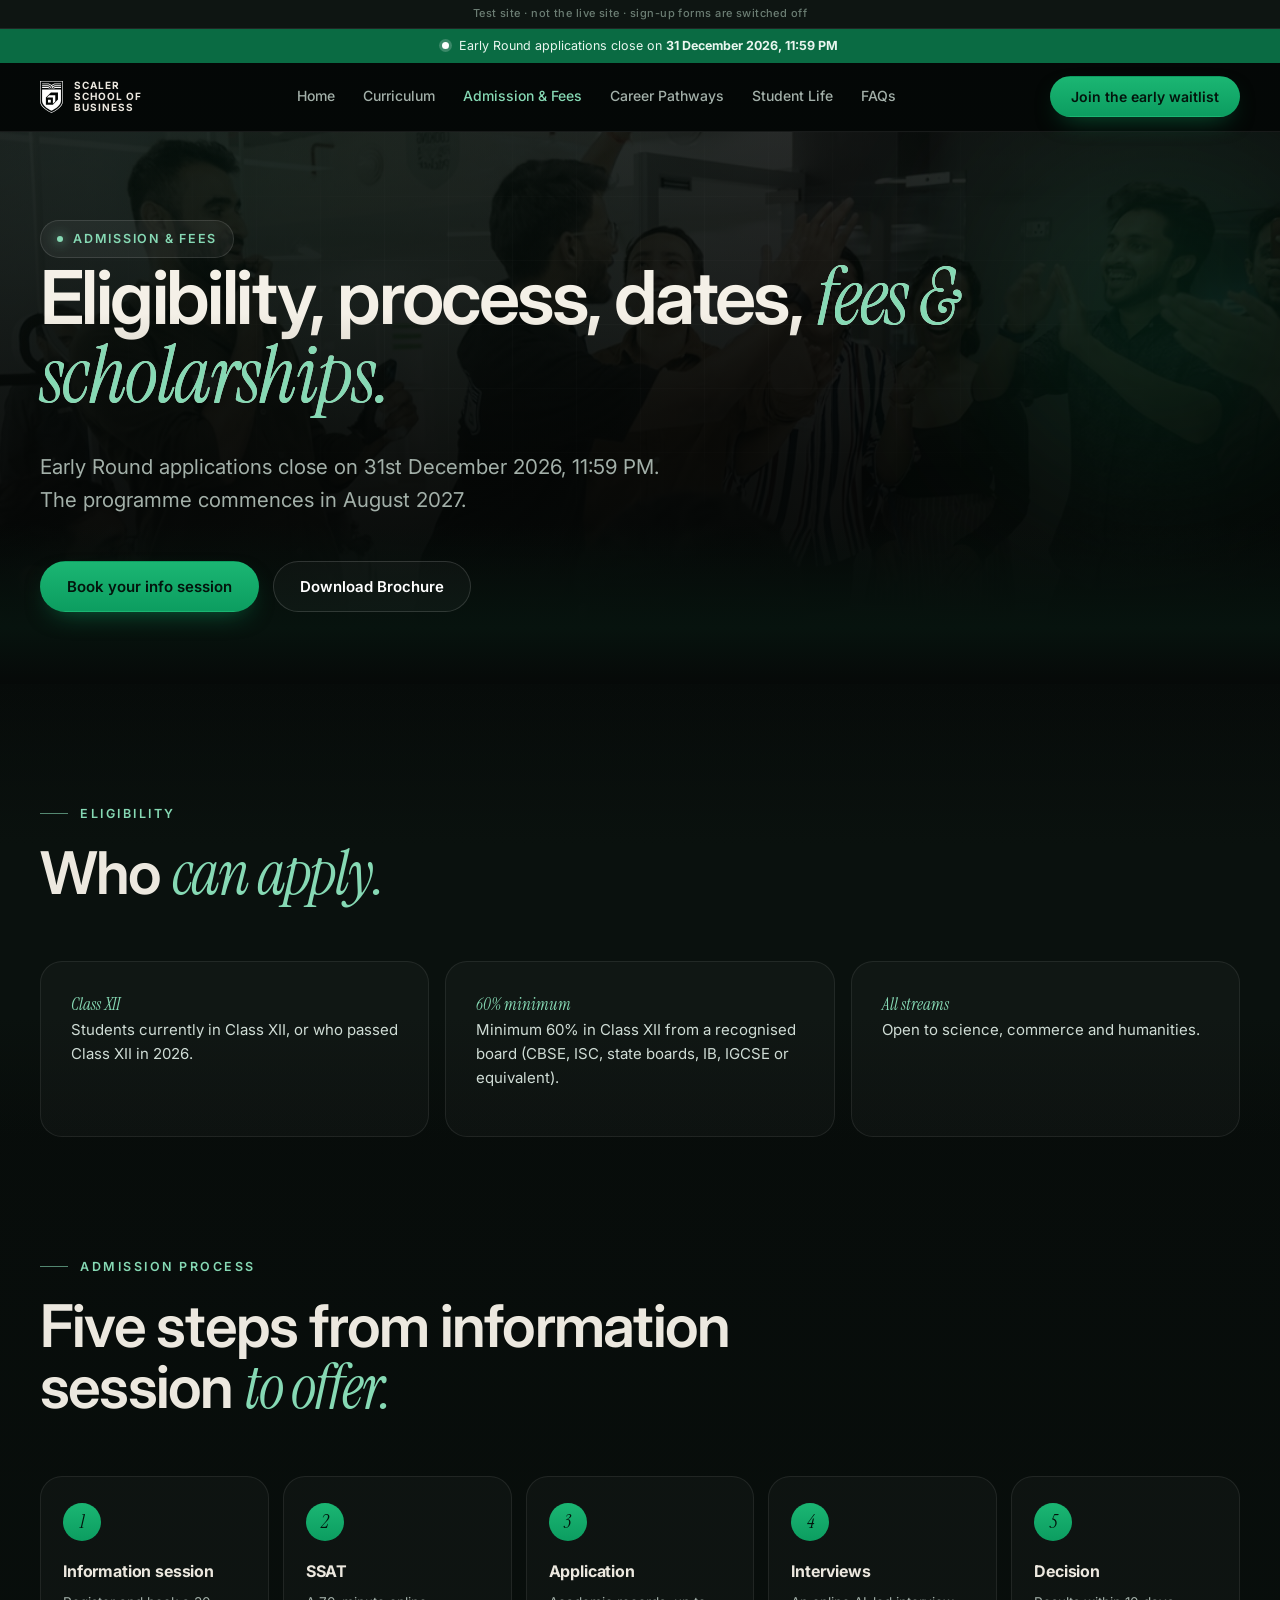
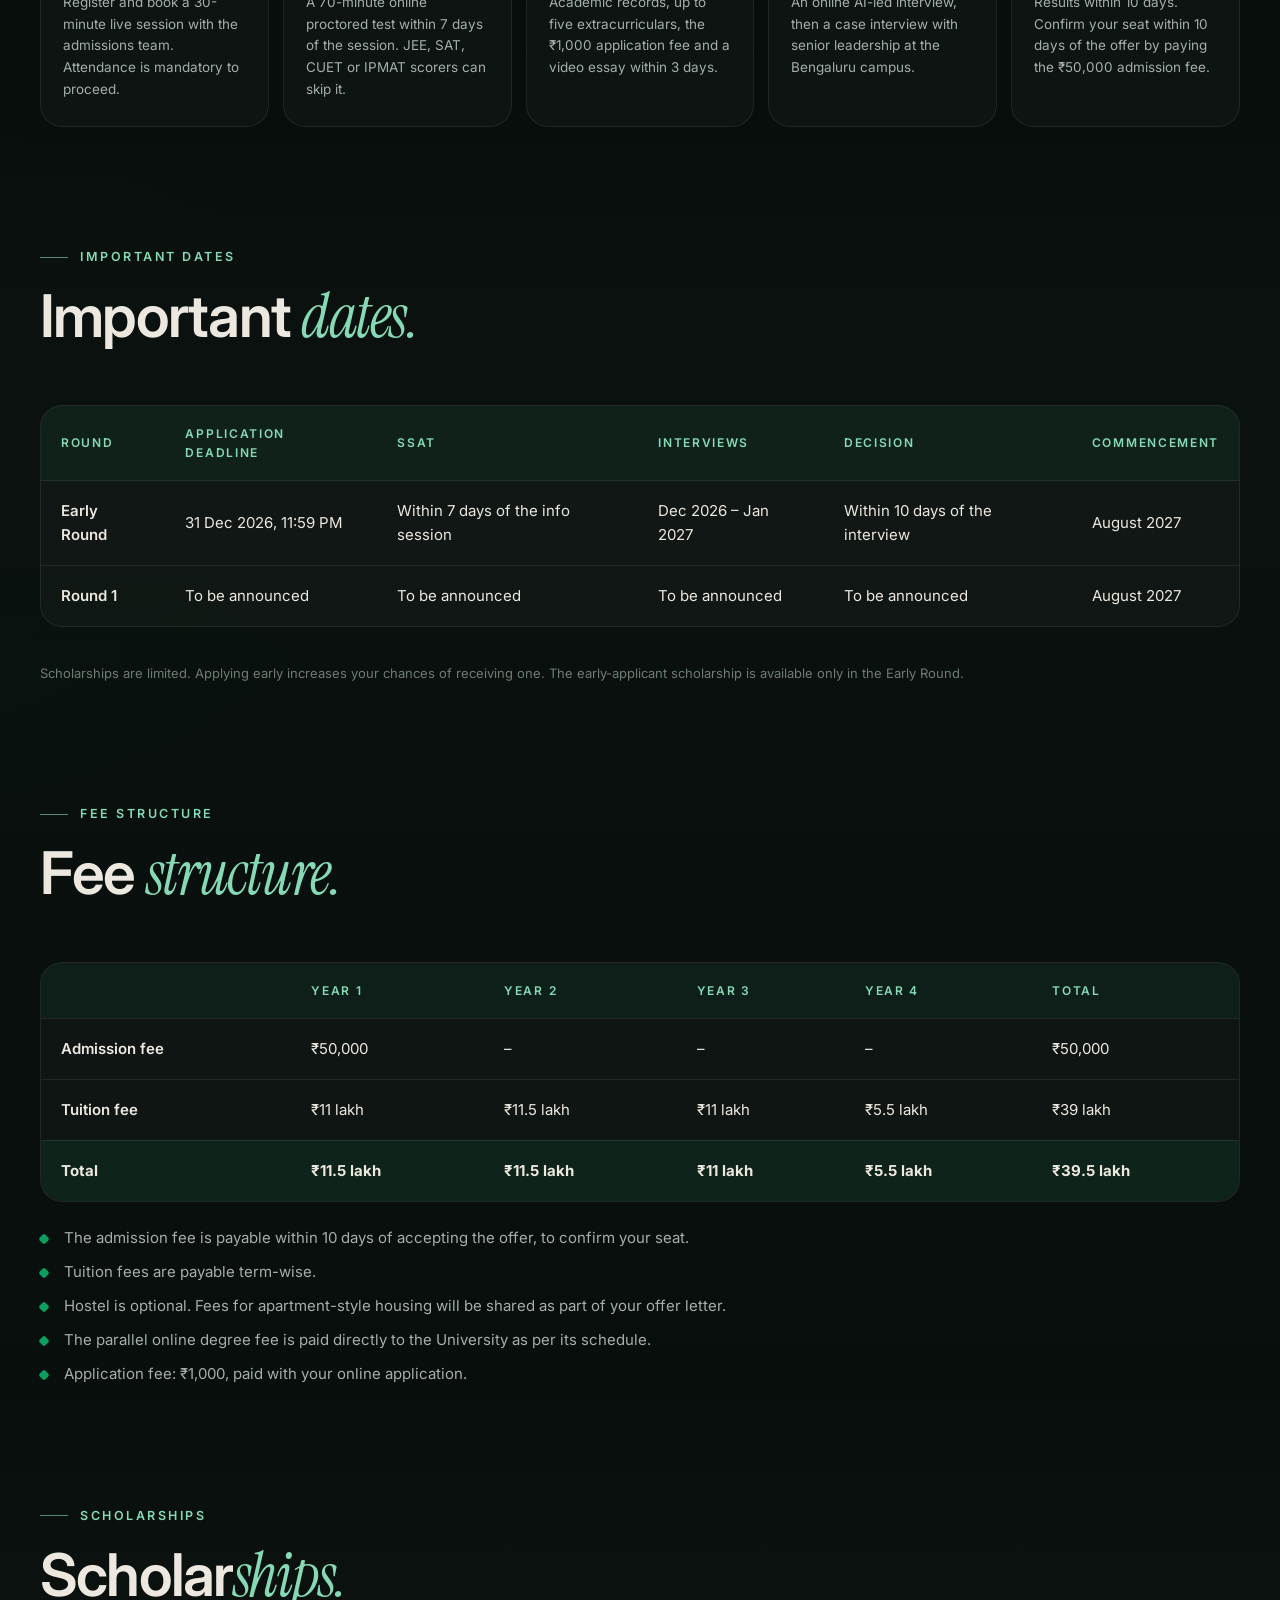
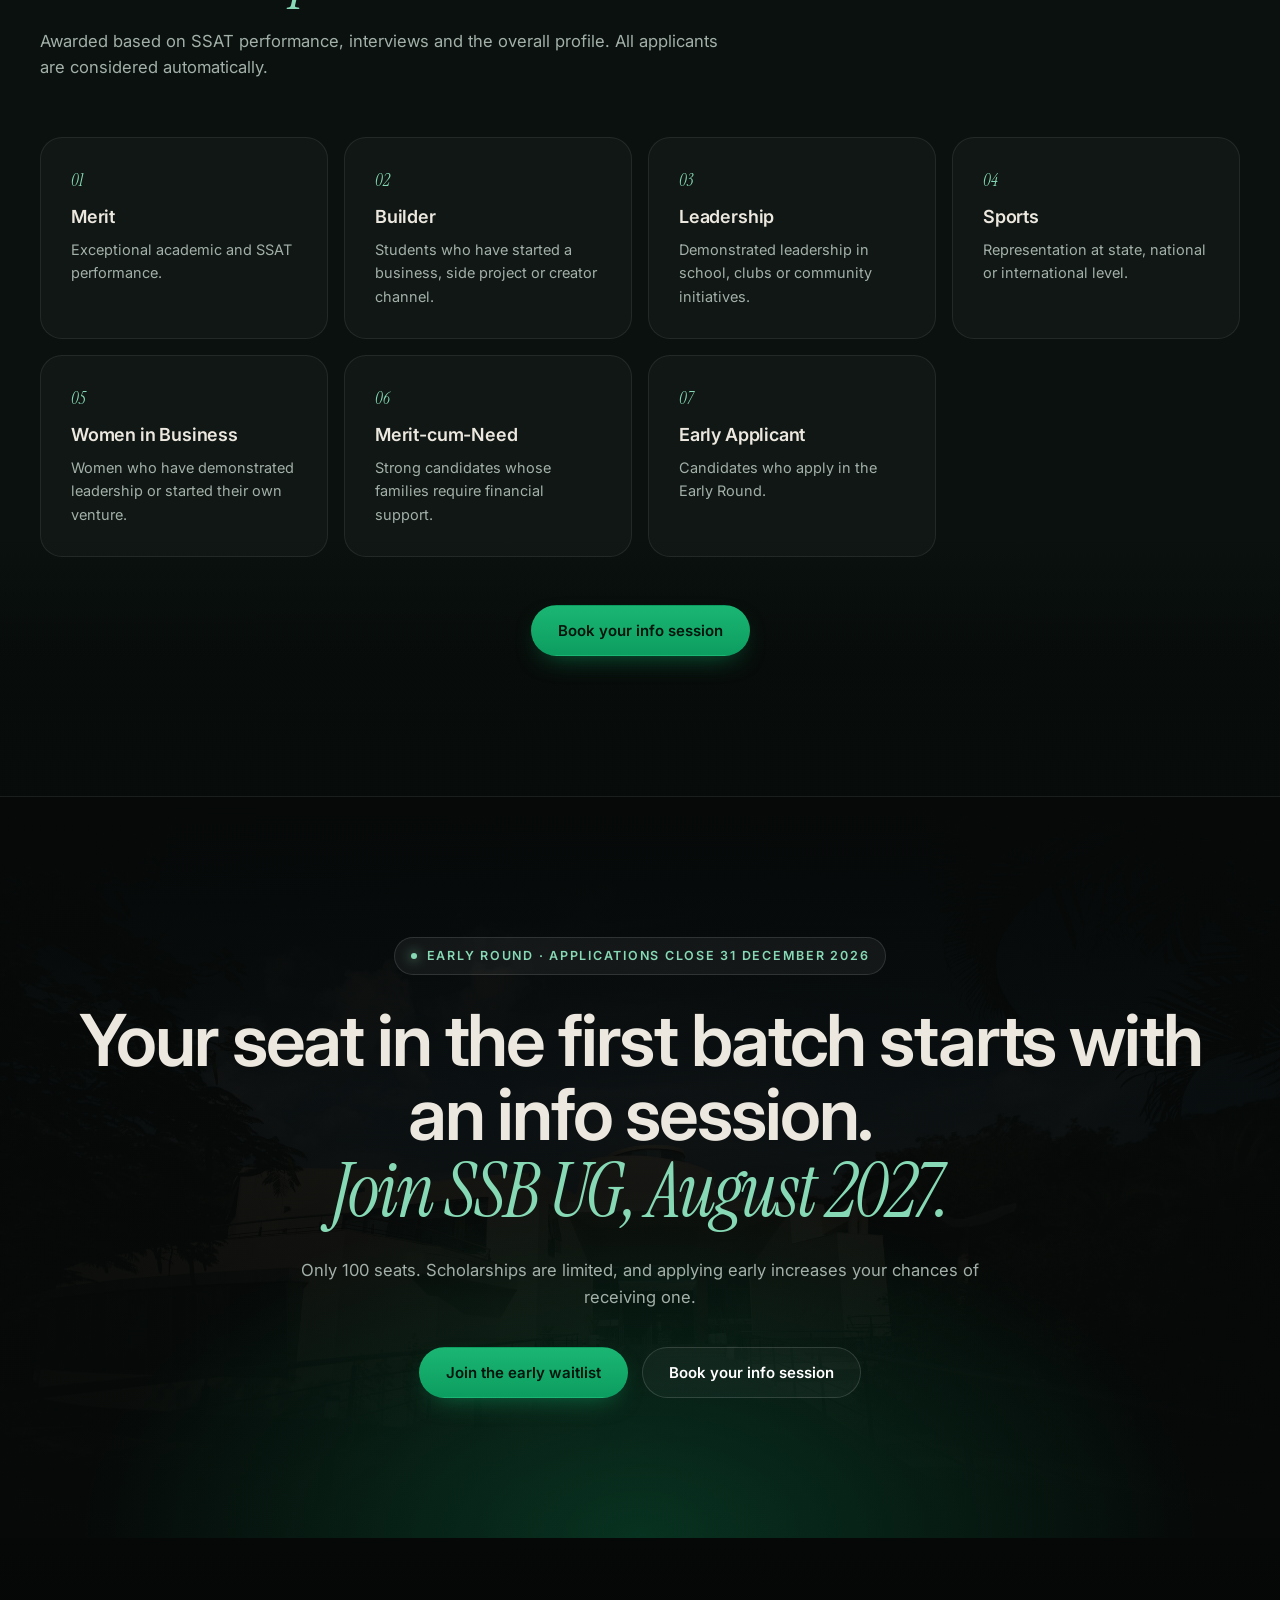
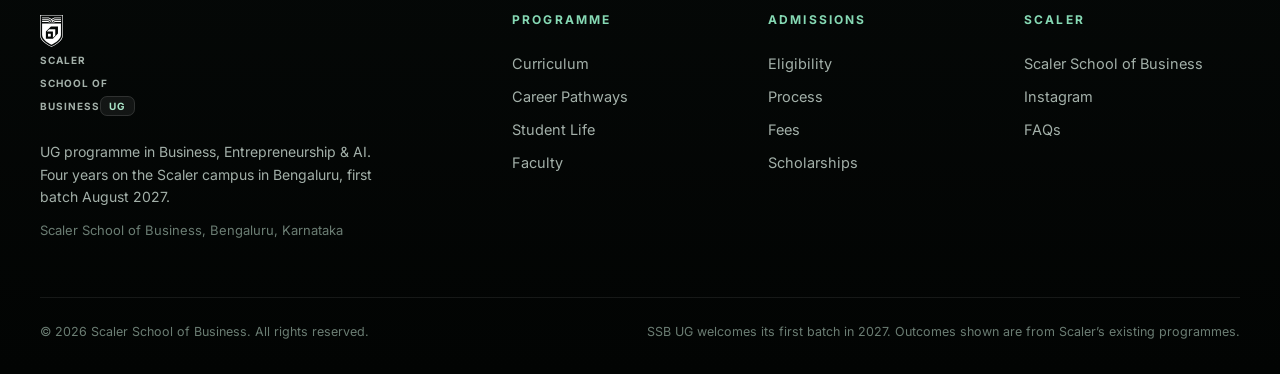
<file: docs/admission.html>
<!doctype html>
<html lang="en">
<head>
<meta charset="utf-8">
<meta name="viewport" content="width=device-width, initial-scale=1">
<title>Admission &amp; Fees | SSB UG</title>
<meta name="description" content="Eligibility, process, dates, fees and scholarships for the SSB UG programme in Business, Entrepreneurship & AI.">
<meta name="theme-color" content="#050807">
<link rel="preconnect" href="https://fonts.googleapis.com">
<link rel="preconnect" href="https://fonts.gstatic.com" crossorigin>
<link href="https://fonts.googleapis.com/css2?family=Inter:wght@400;500;600;700&family=Instrument+Serif:ital@0;1&display=swap" rel="stylesheet">
<style>.section-nav{position:fixed;top:0;left:0;right:0;transform:translateY(-110%);visibility:hidden}.sticky-cta{position:fixed;left:0;right:0;bottom:0;visibility:hidden}</style>
<link rel="stylesheet" href="styles.css?v=1b8e2f30">
</head>
<body>
<div class="preview-bar">Test site · not the live site · sign-up forms are switched off</div>
<header class="site-header" id="top">
  <div class="deadline"><span class="pulse"></span><span class="dl-long">Early Round applications close on <b>31 December 2026, 11:59 PM</b></span><span class="dl-short">Early Round closes <b>31 Dec 2026</b></span></div>
  <div class="nav-wrap">
    <div class="wrap nav">
      <a href="index.html" class="brand" aria-label="Scaler School of Business, home">
        <img src="assets/logos/ssb.svg" alt="" class="brand-mark">
        <span class="brand-text">Scaler<br>School of<br>Business</span>
      </a>
      <nav class="links" aria-label="Main">
        <a href="index.html">Home</a>
        <a href="index.html#curriculum">Curriculum</a>
        <a href="admission.html" class="active">Admission &amp; Fees</a>
        <a href="index.html#careers">Career Pathways</a>
        <a href="index.html#campus">Student Life</a>
        <a href="index.html#faq">FAQs</a>
      </nav>
      <a href="index.html#admissions" class="btn btn-primary btn-sm nav-cta">Join the early waitlist</a>
      <button class="burger" aria-label="Menu" aria-expanded="false"><span></span><span></span></button>
    </div>
  </div>
</header>

<nav class="section-nav" id="section-nav" aria-label="Sections of the page">
  <div class="wrap sn-wrap">
    <a class="sn-home" href="index.html" aria-label="Scaler School of Business, top"><img src="assets/logos/ssb.svg" alt=""></a>
    <ul class="sn-list"><li><a class="sn-link" data-spy href="#eligibility">Eligibility</a></li><li><a class="sn-link" data-spy href="#process">Process</a></li><li><a class="sn-link" data-spy href="#dates">Dates</a></li><li><a class="sn-link" data-spy href="#fees">Fees</a></li><li><a class="sn-link" data-spy href="#scholarships">Scholarships</a></li></ul>
  </div>
</nav>

<main>
<section class="hero page-hero">
  <div class="hero-bg" aria-hidden="true">
    <img class="hero-img" src="assets/admission/students-lab.jpg" alt="">
    <div class="hero-veil"></div><div class="orb orb-a"></div><div class="grid-tex"></div>
  </div>
  <div class="wrap hero-inner">
    <p class="eyebrow"><span class="dot"></span>Admission &amp; Fees</p>
    <h1 class="hero-title">Eligibility, process, dates, <em>fees &amp; scholarships.</em></h1>
    <p class="lede">Early Round applications close on 31st December 2026, 11:59 PM. The programme commences in August 2027.</p>
    <div class="cta-row"><a href="index.html#faq" class="btn btn-primary">Book your info session</a><a href="index.html#admissions" class="btn btn-ghost">Download Brochure</a></div>
  </div>
</section>

<section class="section" id="eligibility">
  <div class="wrap">
    <div class="head"><p class="kicker">Eligibility</p><h2>Who <em>can apply.</em></h2></div>
    <div class="grid-3">
      <div class="card"><span class="idx">Class XII</span><p class="card-sub">Students currently in Class XII, or who passed Class XII in 2026.</p></div>
      <div class="card"><span class="idx">60% minimum</span><p class="card-sub">Minimum 60% in Class XII from a recognised board (CBSE, ISC, state boards, IB, IGCSE or equivalent).</p></div>
      <div class="card"><span class="idx">All streams</span><p class="card-sub">Open to science, commerce and humanities.</p></div>
    </div>
  </div>
</section>

<section class="section" id="process">
  <div class="wrap">
    <div class="head"><p class="kicker">Admission process</p><h2>Five steps from information session <em>to offer.</em></h2></div>
    <div class="steps">
      <div class="step"><i>1</i><b>Information session</b><p>Register and book a 30-minute live session with the admissions team. Attendance is mandatory to proceed.</p></div>
      <div class="step"><i>2</i><b>SSAT</b><p>A 70-minute online proctored test within 7 days of the session. JEE, SAT, CUET or IPMAT scorers can skip it.</p></div>
      <div class="step"><i>3</i><b>Application</b><p>Academic records, up to five extracurriculars, the ₹1,000 application fee and a video essay within 3 days.</p></div>
      <div class="step"><i>4</i><b>Interviews</b><p>An online AI-led interview, then a case interview with senior leadership at the Bengaluru campus.</p></div>
      <div class="step"><i>5</i><b>Decision</b><p>Results within 10 days. Confirm your seat within 10 days of the offer by paying the ₹50,000 admission fee.</p></div>
    </div>
  </div>
</section>

<section class="section" id="dates">
  <div class="wrap">
    <div class="head"><p class="kicker">Important dates</p><h2>Important <em>dates.</em></h2></div>
    <div class="table-wrap"><table>
      <thead><tr><th>Round</th><th>Application deadline</th><th>SSAT</th><th>Interviews</th><th>Decision</th><th>Commencement</th></tr></thead>
      <tbody>
        <tr><td>Early Round</td><td>31 Dec 2026, 11:59 PM</td><td>Within 7 days of the info session</td><td>Dec 2026 – Jan 2027</td><td>Within 10 days of the interview</td><td>August 2027</td></tr>
        <tr><td>Round 1</td><td>To be announced</td><td>To be announced</td><td>To be announced</td><td>To be announced</td><td>August 2027</td></tr>
      </tbody>
    </table></div>
    <p class="fine">Scholarships are limited. Applying early increases your chances of receiving one. The early-applicant scholarship is available only in the Early Round.</p>
  </div>
</section>

<section class="section" id="fees">
  <div class="wrap">
    <div class="head"><p class="kicker">Fee structure</p><h2>Fee <em>structure.</em></h2></div>
    <div class="table-wrap"><table>
      <thead><tr><th></th><th>Year 1</th><th>Year 2</th><th>Year 3</th><th>Year 4</th><th>Total</th></tr></thead>
      <tbody>
        <tr><td>Admission fee</td><td>₹50,000</td><td>–</td><td>–</td><td>–</td><td>₹50,000</td></tr>
        <tr><td>Tuition fee</td><td>₹11 lakh</td><td>₹11.5 lakh</td><td>₹11 lakh</td><td>₹5.5 lakh</td><td>₹39 lakh</td></tr>
        <tr class="total"><td>Total</td><td>₹11.5 lakh</td><td>₹11.5 lakh</td><td>₹11 lakh</td><td>₹5.5 lakh</td><td>₹39.5 lakh</td></tr>
      </tbody>
    </table></div>
    <ul class="notes">
      <li>The admission fee is payable within 10 days of accepting the offer, to confirm your seat.</li>
      <li>Tuition fees are payable term-wise.</li>
      <li>Hostel is optional. Fees for apartment-style housing will be shared as part of your offer letter.</li>
      <li>The parallel online degree fee is paid directly to the University as per its schedule.</li>
      <li>Application fee: ₹1,000, paid with your online application.</li>
    </ul>
  </div>
</section>

<section class="section" id="scholarships">
  <div class="wrap">
    <div class="head"><p class="kicker">Scholarships</p><h2>Scholar<em>ships.</em></h2>
      <p class="sub">Awarded based on SSAT performance, interviews and the overall profile. All applicants are considered automatically.</p></div>
    <div class="grid-4 schol">
      <div class="card"><span class="idx">01</span><h4>Merit</h4><p>Exceptional academic and SSAT performance.</p></div>
      <div class="card"><span class="idx">02</span><h4>Builder</h4><p>Students who have started a business, side project or creator channel.</p></div>
      <div class="card"><span class="idx">03</span><h4>Leadership</h4><p>Demonstrated leadership in school, clubs or community initiatives.</p></div>
      <div class="card"><span class="idx">04</span><h4>Sports</h4><p>Representation at state, national or international level.</p></div>
      <div class="card"><span class="idx">05</span><h4>Women in Business</h4><p>Women who have demonstrated leadership or started their own venture.</p></div>
      <div class="card"><span class="idx">06</span><h4>Merit-cum-Need</h4><p>Strong candidates whose families require financial support.</p></div>
      <div class="card"><span class="idx">07</span><h4>Early Applicant</h4><p>Candidates who apply in the Early Round.</p></div>
    </div>
    <div class="center"><a href="index.html#faq" class="btn btn-primary">Book your info session</a></div>
  </div>
</section>

<section class="final">
  <div class="final-bg" aria-hidden="true"><img src="assets/footer/campus.webp" alt=""></div>
  <div class="wrap final-inner">
    <p class="eyebrow center-eyebrow"><span class="dot"></span>Early Round · Applications close 31 December 2026</p>
    <h2>Your seat in the first batch starts with an info session.<br><em>Join SSB UG, August 2027.</em></h2>
    <p class="sub">Only 100 seats. Scholarships are limited, and applying early increases your chances of receiving one.</p>
    <div class="cta-row center"><a href="index.html#admissions" class="btn btn-primary">Join the early waitlist</a><a href="index.html#faq" class="btn btn-ghost">Book your info session</a></div>
  </div>
</section>
</main>

<footer class="footer">
  <div class="wrap foot-grid">
    <div class="foot-brand">
      <a href="index.html" class="brand"><img src="assets/logos/ssb.svg" alt="" class="brand-mark"><span class="brand-text">Scaler<br>School of<br>Business</span><span class="tag">UG</span></a>
      <p>UG programme in Business, Entrepreneurship &amp; AI. Four years on the Scaler campus in Bengaluru, first batch August 2027.</p>
      <p class="addr">Scaler School of Business, Bengaluru, Karnataka</p>
    </div>
    <div><h5>Programme</h5><a href="index.html#curriculum">Curriculum</a><a href="index.html#careers">Career Pathways</a><a href="index.html#campus">Student Life</a><a href="index.html#faculty-list">Faculty</a></div>
    <div><h5>Admissions</h5><a href="#eligibility">Eligibility</a><a href="#process">Process</a><a href="#fees">Fees</a><a href="#scholarships">Scholarships</a></div>
    <div><h5>Scaler</h5><a href="index.html">Scaler School of Business</a><a href="index.html">Instagram</a><a href="index.html#faq">FAQs</a></div>
  </div>
  <div class="wrap foot-base"><span>© 2026 Scaler School of Business. All rights reserved.</span><span>SSB UG welcomes its first batch in 2027. Outcomes shown are from Scaler’s existing programmes.</span></div>
</footer>
<div class="sticky-cta" id="sticky-cta"><a class="btn btn-primary" href="index.html#admissions">Join the early waitlist <svg width="16" height="16" viewBox="0 0 24 24" fill="none" stroke="currentColor" stroke-width="2.4" stroke-linecap="round" stroke-linejoin="round" aria-hidden="true"><path d="M5 12h14M13 6l6 6-6 6"/></svg></a></div>
<script src="main.js?v=bc9c45cc"></script>
</body>
</html>
</file>
<file: docs/styles.css>
:root{
  --green:#0C9D60;
  --green-bright:#22d98a;
  --green-glow:#3df0a4;
  --green-deep:#065f3a;
  --ink-0:#030504;
  --ink-1:#070b09;
  --ink-2:#0b120f;
  --ink-3:#101a15;
  --line:rgba(255,255,255,.08);
  --line-2:rgba(255,255,255,.14);
  --text:#eef4f0;
  --muted:#9db0a6;
  --faint:#6b7d73;
  --card:linear-gradient(160deg,rgba(255,255,255,.055),rgba(255,255,255,.015));
  --radius:22px;
  --serif:'Instrument Serif',Georgia,serif;
  --sans:'Inter',system-ui,-apple-system,Segoe UI,sans-serif;
}
*{box-sizing:border-box;margin:0;padding:0}
html{scroll-behavior:smooth;scroll-padding-top:110px}
body{
  font-family:var(--sans);color:var(--text);line-height:1.6;-webkit-font-smoothing:antialiased;
  background:
    radial-gradient(1200px 700px at 85% -10%,rgba(12,157,96,.16),transparent 60%),
    radial-gradient(900px 600px at -10% 35%,rgba(12,157,96,.09),transparent 60%),
    radial-gradient(1000px 700px at 100% 75%,rgba(12,157,96,.08),transparent 60%),
    linear-gradient(180deg,#050807 0%,#080d0b 40%,#050807 100%);
  background-color:var(--ink-0);
}
img{max-width:100%;display:block}
a{color:inherit;text-decoration:none}
ul,ol{list-style:none}
.wrap{width:min(1200px,100% - 48px);margin-inline:auto}
.narrow{width:min(860px,100% - 48px)}
.center{display:flex;flex-direction:column;align-items:center;margin-top:48px;gap:14px;text-align:center}
em{font-family:var(--serif);font-style:italic;font-weight:400;color:var(--green-glow);
   background:linear-gradient(90deg,var(--green-glow),#9ff7cf);-webkit-background-clip:text;background-clip:text;-webkit-text-fill-color:transparent}

/* preview bar + header */
.preview-bar{background:#0e1512;color:var(--faint);font-size:11px;font-weight:500;text-align:center;padding:5px 12px;letter-spacing:.04em;border-bottom:1px solid var(--line)}
.site-header{position:sticky;top:0;z-index:50}
.deadline{background:linear-gradient(90deg,#064a2d,var(--green),#064a2d);font-size:12.5px;text-align:center;padding:7px 16px;display:flex;gap:10px;justify-content:center;align-items:center;color:#eafff5}
.deadline b{font-weight:700}
.pulse{width:7px;height:7px;border-radius:50%;background:#fff;box-shadow:0 0 0 0 rgba(255,255,255,.7);animation:pulse 2s infinite}
@keyframes pulse{70%{box-shadow:0 0 0 9px rgba(255,255,255,0)}100%{box-shadow:0 0 0 0 rgba(255,255,255,0)}}
.nav-wrap{background:rgba(5,8,7,.72);backdrop-filter:blur(18px) saturate(1.4);-webkit-backdrop-filter:blur(18px) saturate(1.4);border-bottom:1px solid var(--line)}
.nav{display:flex;align-items:center;justify-content:space-between;height:68px;gap:20px}
.brand{display:flex;align-items:center;gap:11px}
.brand-mark{height:32px;width:auto;filter:brightness(0) invert(1)}
.brand-text{font-size:10px;font-weight:700;letter-spacing:.1em;text-transform:uppercase;line-height:1.1}
.tag{font-size:10px;font-weight:700;letter-spacing:.1em;padding:3px 8px;border-radius:7px;color:var(--green-glow);background:rgba(12,157,96,.15);border:1px solid rgba(61,240,164,.25)}
.links{display:flex;gap:2px}
.links a{font-size:14px;font-weight:500;color:var(--muted);padding:8px 13px;border-radius:10px;transition:.25s}
.links a:hover{color:#fff;background:rgba(255,255,255,.05)}
.links a.active{color:var(--green-glow)}
.burger{display:none;background:none;border:1px solid var(--line-2);width:42px;height:42px;border-radius:12px;cursor:pointer;position:relative}
.burger span{position:absolute;left:12px;right:12px;height:2px;background:#fff;border-radius:2px;transition:.3s}
.burger span:first-child{top:16px}.burger span:last-child{top:24px}
.burger[aria-expanded=true] span:first-child{top:20px;transform:rotate(45deg)}
.burger[aria-expanded=true] span:last-child{top:20px;transform:rotate(-45deg)}

/* buttons */
.btn{display:inline-flex;align-items:center;gap:10px;font:600 15px var(--sans);padding:15px 26px;border-radius:999px;border:1px solid transparent;cursor:pointer;transition:transform .25s,box-shadow .25s,background .25s,border-color .25s;white-space:nowrap}
.btn-sm{padding:11px 20px;font-size:14px}
.btn-primary{color:#02150c;background:linear-gradient(135deg,#3df0a4,#0C9D60);box-shadow:0 0 0 1px rgba(61,240,164,.4),0 10px 34px -8px rgba(12,157,96,.7)}
.btn-primary:hover{transform:translateY(-2px);box-shadow:0 0 0 1px rgba(61,240,164,.7),0 16px 44px -8px rgba(34,217,138,.75)}
.btn-ghost{color:#fff;background:rgba(255,255,255,.04);border-color:var(--line-2);backdrop-filter:blur(8px)}
.btn-ghost:hover{background:rgba(255,255,255,.09);border-color:rgba(255,255,255,.3);transform:translateY(-2px)}

/* hero */
.hero{position:relative;overflow:hidden;padding:104px 0 84px;isolation:isolate}
.hero-bg{position:absolute;inset:0;z-index:-1}
.hero-bg video{width:100%;height:100%;object-fit:cover;opacity:.32;filter:saturate(.7)}
.hero-veil{position:absolute;inset:0;background:
  linear-gradient(180deg,rgba(3,5,4,.55) 0%,rgba(3,5,4,.82) 60%,#050807 100%),
  radial-gradient(900px 500px at 20% 10%,rgba(12,157,96,.28),transparent 65%)}
.orb{position:absolute;border-radius:50%;filter:blur(90px);opacity:.55;animation:float 14s ease-in-out infinite}
.orb-a{width:480px;height:480px;right:-120px;top:-60px;background:radial-gradient(circle,#0C9D60,transparent 70%)}
.orb-b{width:380px;height:380px;left:-100px;bottom:0;background:radial-gradient(circle,#065f3a,transparent 70%);animation-delay:-6s}
@keyframes float{50%{transform:translate(30px,-30px) scale(1.1)}}
.grid-tex{position:absolute;inset:0;background-image:linear-gradient(var(--line) 1px,transparent 1px),linear-gradient(90deg,var(--line) 1px,transparent 1px);background-size:64px 64px;mask-image:radial-gradient(ellipse 70% 60% at 50% 30%,#000 20%,transparent 75%);-webkit-mask-image:radial-gradient(ellipse 70% 60% at 50% 30%,#000 20%,transparent 75%);opacity:.5}
.eyebrow{display:inline-flex;align-items:center;gap:10px;font-size:12.5px;font-weight:600;letter-spacing:.14em;text-transform:uppercase;color:var(--green-glow);padding:8px 16px;border-radius:999px;background:rgba(12,157,96,.12);border:1px solid rgba(61,240,164,.25)}
.eyebrow .dot{width:6px;height:6px;border-radius:50%;background:var(--green-glow);box-shadow:0 0 12px var(--green-glow)}
.center-eyebrow{align-self:center}
.hero-title{max-width:1040px;font-size:clamp(38px,5.8vw,82px);line-height:1;font-weight:600;letter-spacing:-.035em;margin:28px 0 24px;
  background:linear-gradient(180deg,#fff 30%,#a8b8b0);-webkit-background-clip:text;background-clip:text;-webkit-text-fill-color:transparent}
.hero-title em{font-size:1.06em;letter-spacing:-.02em}
.lede{font-size:clamp(17px,1.6vw,21px);color:var(--muted);max-width:620px}
.chips{display:flex;flex-wrap:wrap;gap:10px;margin:28px 0 36px}
.chips li{font-size:13.5px;font-weight:500;padding:9px 16px;border-radius:999px;border:1px solid var(--line-2);background:rgba(255,255,255,.04);position:relative;padding-left:32px}
.chips li::before{content:"";position:absolute;left:14px;top:50%;width:6px;height:6px;margin-top:-3px;border-radius:50%;background:var(--green-glow);box-shadow:0 0 10px var(--green-glow)}
.cta-row{display:flex;flex-wrap:wrap;gap:14px}
.cta-row.center{justify-content:center;flex-direction:row;margin-top:36px}

.biz-row{display:grid;grid-template-columns:repeat(4,1fr);gap:14px;margin-top:72px}
.biz{position:relative;padding:24px;border-radius:var(--radius);background:var(--card);border:1px solid var(--line);backdrop-filter:blur(10px);transition:.35s;overflow:hidden}
.biz::after{content:"";position:absolute;inset:auto -30% -60% -30%;height:80%;background:radial-gradient(closest-side,rgba(12,157,96,.35),transparent);opacity:0;transition:.4s}
.biz:hover{transform:translateY(-6px);border-color:rgba(61,240,164,.4)}
.biz:hover::after{opacity:1}
.biz-n{font:italic 400 15px var(--serif);color:var(--green-glow);letter-spacing:.05em}
.biz h3{font-size:19px;font-weight:600;margin:14px 0 6px;letter-spacing:-.01em}
.biz p{font-size:14px;color:var(--muted)}
.facts{display:grid;grid-template-columns:repeat(3,1fr);margin-top:44px;border-top:1px solid var(--line);padding-top:32px;gap:24px}
.facts b{display:block;font-size:26px;font-weight:600;letter-spacing:-.02em}
.facts span{font-size:13.5px;color:var(--muted)}

/* trust */
.trust{padding:56px 0;border-block:1px solid var(--line);background:linear-gradient(180deg,rgba(255,255,255,.02),transparent)}
.trust-label{font-size:12px;font-weight:600;letter-spacing:.2em;text-transform:uppercase;color:var(--faint);text-align:center}
.trust-label.mt{margin-top:36px}
.marquee{overflow:hidden;margin-top:24px;mask-image:linear-gradient(90deg,transparent,#000 12%,#000 88%,transparent);-webkit-mask-image:linear-gradient(90deg,transparent,#000 12%,#000 88%,transparent)}
.track{display:flex;gap:72px;width:max-content;animation:scroll 32s linear infinite;align-items:center}
.track img,.backers img,.logo-wall img{height:30px;width:auto;filter:brightness(0) invert(1);opacity:.55;transition:.3s}
.track img:hover,.backers img:hover,.logo-wall img:hover{opacity:1}
@keyframes scroll{to{transform:translateX(-33.333%)}}
.backers{display:flex;gap:56px;justify-content:center;align-items:center;margin-top:22px;flex-wrap:wrap}
.backers span{font-weight:700;font-size:20px;color:#fff;opacity:.55;letter-spacing:-.02em}

/* stats */
.stats{padding:84px 0 20px}
.stat-grid{display:grid;grid-template-columns:repeat(4,1fr);gap:16px}
.stat{padding:32px 28px;border-radius:var(--radius);border:1px solid var(--line);background:var(--card);position:relative;overflow:hidden}
.stat::before{content:"";position:absolute;left:0;top:0;height:2px;width:100%;background:linear-gradient(90deg,var(--green-glow),transparent)}
.stat b{display:block;font-size:clamp(34px,4vw,52px);font-weight:600;letter-spacing:-.035em;line-height:1.05;
  background:linear-gradient(180deg,#fff,#b4f5d6);-webkit-background-clip:text;background-clip:text;-webkit-text-fill-color:transparent}
.stat span{display:block;margin-top:10px;font-size:14px;color:var(--muted)}
.stat-grid.inner{margin-top:8px}

/* sections */
.section{padding:120px 0 0}
.head{max-width:820px;margin-bottom:56px}
.kicker{font-size:12.5px;font-weight:600;letter-spacing:.2em;text-transform:uppercase;color:var(--green-glow);margin-bottom:18px;display:flex;align-items:center;gap:12px}
.kicker::before{content:"";width:28px;height:1px;background:var(--green-glow)}
h2{font-size:clamp(32px,4.6vw,60px);line-height:1.04;letter-spacing:-.03em;font-weight:600}
h2 em{font-size:1.04em}
.sub{margin-top:20px;color:var(--muted);font-size:clamp(16px,1.3vw,19px);max-width:680px}
.subhead{font-size:15px;font-weight:600;letter-spacing:.14em;text-transform:uppercase;color:var(--muted);margin:56px 0 22px}
.fine{font-size:13px;color:var(--faint);margin-top:36px}
.center .fine{margin-top:0}

/* cards */
.card{padding:30px;border-radius:var(--radius);background:var(--card);border:1px solid var(--line);position:relative;transition:transform .35s,border-color .35s;overflow:hidden}
.card h3{font-size:22px;font-weight:600;letter-spacing:-.02em;line-height:1.2;margin:14px 0 8px}
.card h4{font-size:18px;font-weight:600;letter-spacing:-.01em;margin:10px 0 6px}
.card p{font-size:14.5px;color:var(--muted)}
.card .card-sub{color:#cfdcd5;font-size:15px;margin-bottom:16px}
.card ul li{font-size:14px;color:var(--muted);padding:10px 0 10px 22px;border-top:1px solid var(--line);position:relative}
.card ul li::before{content:"";position:absolute;left:0;top:19px;width:8px;height:8px;border-radius:2px;background:var(--green);transform:rotate(45deg)}
.idx{font:italic 400 17px var(--serif);color:var(--green-glow)}
.glow::before{content:"";position:absolute;inset:0;background:radial-gradient(420px circle at var(--mx,50%) var(--my,0%),rgba(61,240,164,.16),transparent 60%);opacity:0;transition:.4s;pointer-events:none}
.glow:hover::before{opacity:1}
.card:hover{transform:translateY(-5px);border-color:rgba(61,240,164,.35)}
.pill{display:inline-block;font-size:11px;font-weight:600;letter-spacing:.08em;text-transform:uppercase;padding:5px 11px;border-radius:999px;color:var(--green-glow);background:rgba(12,157,96,.14);border:1px solid rgba(61,240,164,.22)}

.pillars{display:grid;grid-template-columns:repeat(3,1fr);gap:18px}

/* vision */
.vision{display:grid;grid-template-columns:1fr 1.15fr;gap:56px;align-items:center}
.video-card{position:relative;border-radius:28px;overflow:hidden;border:1px solid var(--line-2);aspect-ratio:16/10;box-shadow:0 40px 90px -30px rgba(12,157,96,.45)}
.video-card img{width:100%;height:100%;object-fit:cover;filter:brightness(.7)}
.video-card::after{content:"";position:absolute;inset:0;background:linear-gradient(180deg,transparent 40%,rgba(3,5,4,.85))}
.video-card figcaption{position:absolute;left:22px;bottom:20px;z-index:2;display:flex;align-items:center;gap:14px;font-weight:600}
.play{width:56px;height:56px;border-radius:50%;display:grid;place-items:center;color:#02150c;background:linear-gradient(135deg,#3df0a4,#0C9D60);box-shadow:0 0 0 8px rgba(61,240,164,.18)}

/* faculty */
.faculty{display:grid;grid-template-columns:repeat(4,1fr);gap:16px}
.person{border-radius:var(--radius);overflow:hidden;border:1px solid var(--line);background:var(--card);transition:.35s}
.person:hover{transform:translateY(-6px);border-color:rgba(61,240,164,.35)}
.person>img{aspect-ratio:4/4.4;width:100%;object-fit:cover;filter:grayscale(.25) contrast(1.05)}
.p-body{padding:22px}
.p-body small{font-size:11.5px;letter-spacing:.12em;text-transform:uppercase;color:var(--green-glow);font-weight:600}
.p-body h3{font-size:19px;line-height:1.25;letter-spacing:-.015em;margin:8px 0 18px;font-weight:600}
.who{display:flex;gap:12px;align-items:center;border-top:1px solid var(--line);padding-top:16px}
.who img{width:42px;height:42px;border-radius:50%;object-fit:cover;border:1px solid var(--line-2)}
.who b{display:block;font-size:14px}.who span{font-size:12.5px;color:var(--muted);line-height:1.35;display:block}

/* wins */
.wins{display:grid;grid-template-columns:repeat(3,1fr);gap:16px}
.win{position:relative;border-radius:var(--radius);overflow:hidden;min-height:340px;border:1px solid var(--line);display:flex;align-items:flex-end;transition:.4s}
.win.big{grid-column:span 2;grid-row:span 1}
.win img{position:absolute;inset:0;width:100%;height:100%;object-fit:cover;transition:transform .8s}
.win::after{content:"";position:absolute;inset:0;background:linear-gradient(180deg,rgba(3,5,4,.05) 20%,rgba(3,5,4,.92) 90%)}
.win:hover img{transform:scale(1.06)}
.win:hover{border-color:rgba(61,240,164,.4)}
.win-body{position:relative;z-index:2;padding:24px}
.win-body h3{font-size:24px;letter-spacing:-.02em;margin:12px 0 6px}
.win-body p{font-size:14px;color:#c4d3cb}
.mini-wins{display:grid;grid-template-columns:repeat(5,1fr);gap:14px;margin-top:16px}
.mini-wins>div{padding:22px;border-radius:18px;border:1px solid var(--line);background:var(--card)}
.mini-wins b{display:block;margin:12px 0 6px;font-size:16px}
.mini-wins p{font-size:13.5px;color:var(--muted)}

/* careers */
.career-hero{display:flex;justify-content:space-between;align-items:center;gap:30px;padding:44px;margin-bottom:16px;background:linear-gradient(120deg,rgba(12,157,96,.28),rgba(255,255,255,.02) 60%);border-color:rgba(61,240,164,.25)}
.career-hero h3{font-size:clamp(26px,3vw,38px)}
.career-hero p{font-size:17px}
.big-num{font-size:clamp(90px,14vw,190px);font-weight:600;line-height:.8;letter-spacing:-.06em;background:linear-gradient(180deg,#fff,var(--green-bright));-webkit-background-clip:text;background-clip:text;-webkit-text-fill-color:transparent}
.big-num small{font:italic 400 .4em var(--serif);-webkit-text-fill-color:var(--green-glow)}
.career-grid{display:grid;grid-template-columns:repeat(3,1fr);gap:16px}
.num{display:block;font-size:40px;font-weight:600;letter-spacing:-.035em;margin:16px 0 8px}
.logo-wall{display:grid;grid-template-columns:repeat(6,1fr);gap:1px;background:var(--line);border:1px solid var(--line);border-radius:var(--radius);overflow:hidden}
.logo-wall img{height:auto;max-height:30px;max-width:120px;width:auto;margin:auto;padding:0;box-sizing:content-box}
.logo-wall{align-items:stretch}
.logo-wall>img{background:var(--ink-1);padding:34px 20px;width:calc(100% - 40px);height:auto;max-height:none;object-fit:contain;aspect-ratio:3/1;box-sizing:content-box}

/* lab */
.lab{display:grid;grid-template-columns:1.4fr 1fr;gap:16px}
.lab-hero{position:relative;border-radius:var(--radius);overflow:hidden;min-height:480px;border:1px solid var(--line);display:flex;align-items:flex-end}
.lab-hero img{position:absolute;inset:0;width:100%;height:100%;object-fit:cover}
.lab-hero::after{content:"";position:absolute;inset:0;background:linear-gradient(180deg,transparent 30%,rgba(3,5,4,.94))}
.lab-hero figcaption{position:relative;z-index:2;padding:32px}
.lab-hero h3{font-size:28px;letter-spacing:-.02em;margin:14px 0 8px;line-height:1.15}
.lab-hero p{color:#c4d3cb;max-width:460px}
.lab-side{display:grid;gap:16px}
.lab-side .card{display:flex;flex-direction:column;justify-content:center}
.lab-side .card h3{margin-top:0}
.startups{display:grid;grid-template-columns:repeat(3,1fr);gap:16px}
.startups .card{padding:0}
.startups .card>img{aspect-ratio:16/9;width:100%;object-fit:cover;filter:brightness(.85)}
.startups .card .pill,.startups .card h4,.startups .card small,.startups .card p{margin-inline:24px}
.startups .card .pill{margin-top:22px}
.startups .card small{display:block;color:var(--faint);font-size:12.5px;margin-bottom:10px}
.startups .card p{margin-bottom:26px}

/* tabs */
.tabs{display:flex;gap:8px;flex-wrap:wrap;margin-bottom:40px;padding:6px;border-radius:999px;border:1px solid var(--line);background:rgba(255,255,255,.03);width:fit-content;max-width:100%}
.tabs button{font:500 14px var(--sans);color:var(--muted);background:none;border:0;padding:11px 20px;border-radius:999px;cursor:pointer;transition:.25s;display:flex;gap:9px;align-items:center}
.tabs button i{font:italic 400 14px var(--serif);color:var(--green-glow)}
.tabs button:hover{color:#fff}
.tabs button[aria-selected=true]{color:#02150c;background:linear-gradient(135deg,#3df0a4,#0C9D60);font-weight:600}
.tabs button[aria-selected=true] i{color:#02150c}
.panel{display:none;animation:fade .5s}
.panel.active{display:block}
@keyframes fade{from{opacity:0;transform:translateY(12px)}}
.panel-head{display:grid;grid-template-columns:1fr 1fr;gap:40px;align-items:start;margin-bottom:34px}
.panel-head h3{font-size:clamp(26px,3vw,40px);letter-spacing:-.03em;line-height:1.1;font-weight:600}
.inline{display:grid;grid-template-columns:1fr 1fr;gap:10px}
.inline li{font-size:14px;padding:12px 14px 12px 36px;border-radius:14px;border:1px solid var(--line);background:rgba(255,255,255,.03);position:relative;color:#d5e2db}
.inline li::before{content:"";position:absolute;left:15px;top:50%;margin-top:-4px;width:8px;height:8px;border-radius:2px;background:var(--green-bright);transform:rotate(45deg)}
.grid-4{display:grid;grid-template-columns:repeat(4,1fr);gap:16px}
.grid-3{display:grid;grid-template-columns:repeat(3,1fr);gap:16px}
.built figure{border-radius:var(--radius);overflow:hidden;border:1px solid var(--line);background:var(--card);transition:.35s}
.built figure:hover{transform:translateY(-5px);border-color:rgba(61,240,164,.35)}
.built figure img{aspect-ratio:4/3;width:100%;object-fit:cover}
.built figcaption{padding:20px}
.built figcaption b{display:block;font-size:16px;margin:10px 0 4px;letter-spacing:-.01em}
.built figcaption small{color:var(--muted);font-size:13.5px;display:block;line-height:1.5}
.card.fam{display:flex;flex-direction:column;justify-content:center;border-style:dashed;border-color:rgba(61,240,164,.35)}
.tools{display:flex;gap:10px;flex-wrap:wrap}
.tools span{padding:10px 18px;border-radius:999px;border:1px solid var(--line-2);background:rgba(255,255,255,.04);font-size:14px;font-weight:500}
.tools .more{color:var(--green-glow);border-color:rgba(61,240,164,.3)}
.timeline{display:grid;grid-template-columns:repeat(7,1fr);gap:0;position:relative;counter-reset:t}
.timeline::before{content:"";position:absolute;left:0;right:0;top:9px;height:1px;background:linear-gradient(90deg,var(--green-glow),rgba(61,240,164,.1))}
.timeline li{padding:34px 14px 0 0;font-size:13.5px;color:var(--muted);position:relative}
.timeline li::before{content:"";position:absolute;left:0;top:3px;width:13px;height:13px;border-radius:50%;background:var(--ink-0);border:2px solid var(--green-glow);box-shadow:0 0 14px rgba(61,240,164,.6)}
.timeline b{display:block;color:var(--green-glow);font:italic 400 17px var(--serif);margin-bottom:4px}

/* gallery */
.gallery{display:grid;grid-template-columns:repeat(4,1fr);grid-auto-rows:240px;gap:14px}
.gallery figure{position:relative;border-radius:var(--radius);overflow:hidden;border:1px solid var(--line)}
.gallery .g1{grid-column:span 2;grid-row:span 2}
.gallery .g6{grid-column:span 2}
.gallery img{width:100%;height:100%;object-fit:cover;transition:transform .8s}
.gallery figure:hover img{transform:scale(1.07)}
.gallery figure::after{content:"";position:absolute;inset:0;background:linear-gradient(180deg,transparent 55%,rgba(3,5,4,.85))}
.gallery figcaption{position:absolute;z-index:2;left:18px;bottom:14px;font-weight:600;font-size:14px}
.mentors{display:grid;grid-template-columns:repeat(4,1fr);gap:16px}
.mentor{border-radius:var(--radius);overflow:hidden;border:1px solid var(--line);background:var(--card);transition:.35s}
.mentor:hover{transform:translateY(-6px);border-color:rgba(61,240,164,.35)}
.mentor>img{aspect-ratio:1/1;width:100%;object-fit:cover;object-position:top;filter:grayscale(.2)}
.mentor>div{padding:22px}
.mentor .logo{height:20px;width:auto;margin-bottom:14px;filter:brightness(0) invert(1);opacity:.8}
.mentor h4{font-size:19px;letter-spacing:-.01em}
.mentor small{display:block;color:var(--green-glow);font-size:12.5px;margin:3px 0 10px;font-weight:500}
.mentor p{font-size:13.5px;color:var(--muted)}
.stories{display:grid;grid-template-columns:repeat(5,1fr);gap:14px}
.stories figure{border-radius:var(--radius);overflow:hidden;position:relative;aspect-ratio:3/4.4;border:1px solid var(--line)}
.stories img{width:100%;height:100%;object-fit:cover}
.stories figure::after{content:"";position:absolute;inset:0;background:linear-gradient(180deg,transparent 50%,rgba(3,5,4,.92))}
.stories figcaption{position:absolute;z-index:2;left:16px;right:16px;bottom:16px;font-size:13.5px;font-weight:600;line-height:1.35}

/* admissions */
.steps{display:grid;grid-template-columns:repeat(5,1fr);gap:14px;margin-top:16px;counter-reset:s}
.step{padding:26px 22px;border-radius:var(--radius);border:1px solid var(--line);background:var(--card);position:relative}
.step i{display:grid;place-items:center;width:38px;height:38px;border-radius:50%;font:italic 400 19px var(--serif);color:#02150c;background:linear-gradient(135deg,#3df0a4,#0C9D60);margin-bottom:18px;font-style:italic}
.step b{display:block;font-size:16px;margin-bottom:8px;letter-spacing:-.01em}
.step p{font-size:13.5px;color:var(--muted)}

/* faq */
.faq{border-top:1px solid var(--line)}
.faq details{border-bottom:1px solid var(--line);padding:6px 0}
.faq summary{cursor:pointer;list-style:none;display:flex;justify-content:space-between;align-items:center;gap:20px;padding:22px 0;font-size:18px;font-weight:500;letter-spacing:-.01em;transition:color .25s}
.faq summary::-webkit-details-marker{display:none}
.faq summary::after{content:"+";font:300 28px var(--sans);color:var(--green-glow);transition:transform .3s;flex:none;line-height:1}
.faq details[open] summary::after{transform:rotate(45deg)}
.faq summary:hover{color:var(--green-glow)}
.faq details p{color:var(--muted);padding:0 40px 24px 0;font-size:15.5px}

/* final */
.final{position:relative;margin-top:140px;padding:140px 0;overflow:hidden;text-align:center;isolation:isolate;border-top:1px solid var(--line)}
.final-bg{position:absolute;inset:0;z-index:-1}
.final-bg img{width:100%;height:100%;object-fit:cover;opacity:.28}
.final-bg::after{content:"";position:absolute;inset:0;background:radial-gradient(800px 500px at 50% 100%,rgba(12,157,96,.55),transparent 70%),linear-gradient(180deg,#050807,rgba(5,8,7,.65) 40%,#050807)}
.final-inner{display:flex;flex-direction:column;align-items:center}
.final h2{font-size:clamp(34px,5.6vw,76px);margin:28px 0 8px}
.final .sub{margin-inline:auto}

/* footer */
.footer{padding:72px 0 32px;background:linear-gradient(180deg,#050807,#020403)}
.foot-grid{display:grid;grid-template-columns:2fr 1fr 1fr 1fr;gap:40px}
.foot-brand p{color:var(--muted);font-size:14px;margin-top:20px;max-width:340px}
.foot-brand .addr{color:var(--faint);font-size:13px;margin-top:12px}
.footer h5{font-size:12px;letter-spacing:.18em;text-transform:uppercase;color:var(--green-glow);margin-bottom:18px}
.footer .foot-grid>div>a{display:block;color:var(--muted);font-size:14.5px;padding:5px 0;transition:.2s}
.footer .foot-grid>div>a:hover{color:#fff;transform:translateX(3px)}
.foot-base{display:flex;justify-content:space-between;gap:20px;flex-wrap:wrap;margin-top:56px;padding-top:24px;border-top:1px solid var(--line);font-size:12.5px;color:var(--faint)}

/* reveal */
.reveal{opacity:0;transform:translateY(26px);transition:opacity .8s cubic-bezier(.2,.7,.2,1),transform .8s cubic-bezier(.2,.7,.2,1)}
.reveal.in{opacity:1;transform:none}
@media (prefers-reduced-motion:reduce){.reveal{opacity:1;transform:none;transition:none}.track,.orb,.pulse{animation:none}html{scroll-behavior:auto}}

/* responsive */
@media (max-width:1080px){
  .links{display:none}
  .nav-cta{display:none}
  .burger{display:block}
  .nav{justify-content:space-between}
  .site-header.open .links{display:flex;position:absolute;top:100%;left:0;right:0;flex-direction:column;padding:12px 24px 22px;background:rgba(5,8,7,.96);backdrop-filter:blur(18px);border-bottom:1px solid var(--line)}
  .site-header.open .links a{padding:14px 8px;font-size:16px}
  .biz-row,.faculty,.mentors,.grid-4{grid-template-columns:repeat(2,1fr)}
  .pillars,.career-grid,.startups,.wins,.grid-3{grid-template-columns:repeat(2,1fr)}
  .win.big{grid-column:span 2}
  .stat-grid{grid-template-columns:repeat(2,1fr)}
  .mini-wins,.steps,.stories{grid-template-columns:repeat(2,1fr)}
  .vision,.lab,.panel-head{grid-template-columns:1fr}
  .logo-wall{grid-template-columns:repeat(4,1fr)}
  .timeline{grid-template-columns:repeat(4,1fr);row-gap:24px}
  .timeline::before{display:none}
  .foot-grid{grid-template-columns:1fr 1fr}
  .gallery{grid-template-columns:repeat(2,1fr)}
  .gallery .g1{grid-column:span 2}
}
@media (max-width:640px){
  .wrap{width:calc(100% - 32px)}
  .section{padding-top:84px}
  .hero{padding:64px 0 56px}
  .deadline{font-size:11.5px;padding:7px 12px}
  .biz-row,.faculty,.mentors,.grid-4,.pillars,.career-grid,.startups,.wins,.grid-3,.mini-wins,.steps,.inline{grid-template-columns:1fr}
  .win.big{grid-column:auto}
  .stat-grid{grid-template-columns:1fr 1fr;gap:12px}
  .stat{padding:22px 18px}
  .facts{grid-template-columns:1fr}
  .stories{grid-template-columns:repeat(2,1fr)}
  .logo-wall{grid-template-columns:repeat(2,1fr)}
  .timeline{grid-template-columns:repeat(2,1fr)}
  .career-hero{flex-direction:column;align-items:flex-start;padding:28px}
  .tabs{border-radius:22px;width:100%}
  .tabs button{padding:10px 14px;font-size:13px}
  .gallery{grid-auto-rows:200px}
  .foot-grid{grid-template-columns:1fr}
  .final{padding:96px 0}
  .btn{padding:14px 22px}
  .cta-row .btn{flex:1 1 auto;justify-content:center}
}

/* ===== v2: flow-matched components ===== */
.page-hero{padding:88px 0 72px}
.hero-img{width:100%;height:100%;object-fit:cover;opacity:.3;filter:saturate(.7)}
.ph-tag{position:absolute;top:14px;right:14px;z-index:3;font-size:10.5px;font-weight:600;letter-spacing:.12em;text-transform:uppercase;padding:5px 10px;border-radius:999px;background:rgba(3,5,4,.7);border:1px solid var(--line-2);color:var(--muted)}
.fine.it{font-style:italic}
.inl{color:var(--green-glow);text-decoration:underline;text-underline-offset:3px}
.grid-2{display:grid;grid-template-columns:repeat(2,1fr);gap:16px}

/* wide marquee of faculty cards */
.marquee.wide{margin-top:0;mask-image:linear-gradient(90deg,transparent,#000 6%,#000 94%,transparent);-webkit-mask-image:linear-gradient(90deg,transparent,#000 6%,#000 94%,transparent)}
.track.half{gap:18px;animation:scrollHalf 60s linear infinite;align-items:stretch}
.track.half.pause:hover{animation-play-state:paused}
@keyframes scrollHalf{to{transform:translateX(-50%)}}
.track.half .person{flex:0 0 300px;width:300px}
.track.half .person>img{filter:none}

/* carousels */
.carousel{position:relative}
.rail{display:flex;gap:16px;overflow-x:auto;scroll-snap-type:x mandatory;padding:4px 2px 18px;scrollbar-width:none;-webkit-overflow-scrolling:touch}
.rail::-webkit-scrollbar{display:none}
.rail>*{flex:0 0 min(320px,80%);scroll-snap-align:start}
.car-nav{display:flex;gap:10px;justify-content:flex-end;margin:6px 0 0}
.car-nav button{width:46px;height:46px;border-radius:50%;border:1px solid var(--line-2);background:rgba(255,255,255,.04);color:#fff;font-size:18px;cursor:pointer;transition:.25s}
.car-nav button:hover{background:linear-gradient(135deg,#3df0a4,#0C9D60);color:#02150c;border-color:transparent}
.car-nav button:disabled{opacity:.3;pointer-events:none}
.oc{border-radius:var(--radius);overflow:hidden;border:1px solid var(--line);background:var(--card);transition:transform .35s,border-color .35s;display:flex;flex-direction:column}
.oc:hover{transform:translateY(-5px);border-color:rgba(61,240,164,.4)}
.oc-img{position:relative;aspect-ratio:4/4.1;overflow:hidden}
.oc-img>img:first-child{width:100%;height:100%;object-fit:cover;transition:transform .8s}
.oc:hover .oc-img>img:first-child{transform:scale(1.06)}
.oc-img::after{content:"";position:absolute;inset:0;background:linear-gradient(180deg,rgba(3,5,4,.35) 0%,transparent 35%,rgba(3,5,4,.88) 100%)}
.oc-img .pill{position:absolute;top:14px;left:14px;z-index:2;background:rgba(3,5,4,.65);backdrop-filter:blur(8px)}
.oc-over{position:absolute;z-index:2;left:16px;right:16px;bottom:14px;font-size:17px;line-height:1.25;letter-spacing:-.01em}
.oc-logo{position:absolute;z-index:2;top:12px;right:12px;height:30px;width:auto;max-width:90px;object-fit:contain;padding:5px 9px;border-radius:9px;background:#fff}
.oc-body{padding:18px 20px 22px}
.oc-body h4{font-size:18px;letter-spacing:-.01em;margin-bottom:6px}
.oc-body p{font-size:14px;color:var(--muted)}

/* bento */
.bento{display:grid;grid-template-columns:repeat(3,1fr);grid-auto-rows:minmax(210px,auto);gap:16px}
.tile{position:relative;border-radius:var(--radius);border:1px solid var(--line);background:var(--card);padding:28px;display:flex;flex-direction:column;justify-content:flex-end;overflow:hidden;transition:transform .35s,border-color .35s}
.tile:hover{transform:translateY(-4px);border-color:rgba(61,240,164,.4)}
.tile .num{display:block;font-size:clamp(34px,3.4vw,46px);font-weight:600;letter-spacing:-.035em;margin:14px 0 8px;background:linear-gradient(180deg,#fff,#b4f5d6);-webkit-background-clip:text;background-clip:text;-webkit-text-fill-color:transparent}
.tile .num small{font-size:.42em;letter-spacing:0;-webkit-text-fill-color:var(--muted);font-weight:500}
.tile p{font-size:14.5px;color:var(--muted)}
.tile>.pill{align-self:flex-start}
.t-wide{grid-column:span 2;color:#fff}
.t-wide>img,.t-tall>img{position:absolute;inset:0;width:100%;height:100%;object-fit:cover}
.t-wide::after,.t-tall::after{content:"";position:absolute;inset:0;background:linear-gradient(180deg,rgba(3,5,4,.1) 10%,rgba(3,5,4,.92) 92%)}
.t-body{position:relative;z-index:2;display:flex;flex-direction:column;align-items:flex-start;gap:10px}
.t-wide h3{font-size:clamp(24px,2.8vw,36px);letter-spacing:-.025em;line-height:1.1}
.t-wide p,.t-tall p{color:#d0ddd6}
.toi{font:italic 400 22px var(--serif);padding:6px 14px;border-radius:8px;background:#fff;color:#111}
.t-tall{grid-column:3;grid-row:1 / span 2}
.t-tall .num{font-size:clamp(46px,5vw,68px)}
.watch{display:inline-flex;align-items:center;gap:10px;margin-top:10px;font-weight:600;font-size:14px;color:#fff}
.play.sm{width:38px;height:38px;border-radius:50%;display:grid;place-items:center;color:#02150c;background:linear-gradient(135deg,#3df0a4,#0C9D60);box-shadow:0 0 0 6px rgba(61,240,164,.18)}
.flags{display:flex;gap:8px;margin-top:14px}
.flags img{height:20px;width:auto;border-radius:3px;border:1px solid var(--line-2)}

/* people grid (faculty and mentors tabs) */
.people{display:grid;grid-template-columns:repeat(5,1fr);gap:16px}
.pcard{border-radius:var(--radius);overflow:hidden;border:1px solid var(--line);background:var(--card);transition:.35s}
.pcard:hover{transform:translateY(-5px);border-color:rgba(61,240,164,.4)}
.pcard img{aspect-ratio:1/1.05;width:100%;object-fit:cover;object-position:top}
.pcard b{display:block;padding:16px 16px 2px;font-size:16px;letter-spacing:-.01em}
.pcard span{display:block;padding:0 16px 18px;font-size:13px;color:var(--muted)}

/* pillars with photos + career paths */
.pillar{padding:0}
.pimg{aspect-ratio:16/9;overflow:hidden;position:relative}
.pimg img{width:100%;height:100%;object-fit:cover;transition:transform .8s}
.pimg::after{content:"";position:absolute;inset:0;background:linear-gradient(180deg,transparent 40%,rgba(3,5,4,.75))}
.pillar:hover .pimg img{transform:scale(1.06)}
.pbody{padding:26px 28px 30px}
.paths{display:grid;grid-template-columns:repeat(3,1fr);gap:16px;margin-bottom:18px}
.path{position:relative;border-radius:var(--radius);overflow:hidden;min-height:380px;border:1px solid var(--line);display:flex;align-items:flex-end;transition:.4s}
.path:hover{border-color:rgba(61,240,164,.4)}
.path>img{position:absolute;inset:0;width:100%;height:100%;object-fit:cover;transition:transform .8s}
.path:hover>img{transform:scale(1.05)}
.path::after{content:"";position:absolute;inset:0;background:linear-gradient(180deg,rgba(3,5,4,.05) 15%,rgba(3,5,4,.94) 78%)}
.path>div{position:relative;z-index:2;padding:26px}
.path small{font:italic 400 17px var(--serif);color:var(--green-glow)}
.path h3{font-size:26px;letter-spacing:-.02em;margin:6px 0 8px}
.path p{font-size:14px;color:#c9d7cf}

/* lab photo strip, campus videos */
.lab-photos{display:grid;grid-template-columns:repeat(3,1fr);gap:16px;margin-top:16px}
.lab-photos img{width:100%;aspect-ratio:16/10;object-fit:cover;border-radius:var(--radius);border:1px solid var(--line)}
.campus-videos{display:grid;grid-template-columns:1fr 1fr;gap:16px;margin-bottom:16px}
.cv{position:relative;border-radius:var(--radius);overflow:hidden;border:1px solid var(--line-2);aspect-ratio:16/9;background:#000}
.cv video,.cv>img{width:100%;height:100%;object-fit:cover}
.cv>img{filter:brightness(.75)}
.cv figcaption{position:absolute;left:18px;bottom:14px;z-index:2;font-weight:600;font-size:14px;text-shadow:0 1px 8px rgba(0,0,0,.7);pointer-events:none}
.cv .play{position:absolute;inset:0;margin:auto;width:60px;height:60px;border-radius:50%;display:grid;place-items:center;color:#02150c;background:linear-gradient(135deg,#3df0a4,#0C9D60);box-shadow:0 0 0 8px rgba(61,240,164,.18)}
.stories figure .play{position:absolute;z-index:3;top:14px;right:14px}
.stories figure{transition:transform .35s,border-color .35s}
.stories figure:hover{transform:translateY(-5px);border-color:rgba(61,240,164,.4)}

/* admissions */
.admit{display:grid;grid-template-columns:1fr 1.1fr;gap:20px;align-items:start}
.admit-left{display:grid;gap:14px}
.admit-img{width:100%;aspect-ratio:16/8;object-fit:cover;border-radius:var(--radius);border:1px solid var(--line)}
.steps.v{display:grid;grid-template-columns:1fr;gap:12px;margin:0}
.steps.v .step{display:flex;gap:18px;align-items:flex-start;padding:22px}
.steps.v .step i{margin:0;flex:none}
.steps.v .step small{font:italic 400 15px var(--serif);color:var(--green-glow)}
.steps.v .step b{margin:2px 0 6px}
.stat-grid.five{grid-template-columns:repeat(5,1fr);margin-bottom:8px}

/* fees page */
.table-wrap{overflow-x:auto;border:1px solid var(--line);border-radius:var(--radius);background:var(--card)}
table{width:100%;border-collapse:collapse;min-width:640px;font-size:15px}
th,td{padding:18px 20px;text-align:left;border-bottom:1px solid var(--line)}
th{font-size:12px;letter-spacing:.14em;text-transform:uppercase;color:var(--green-glow);font-weight:600;background:rgba(12,157,96,.08)}
tr:last-child td{border-bottom:0}
td:first-child{font-weight:600}
tr.total td{background:rgba(12,157,96,.1);font-weight:700}
.notes{margin-top:24px;display:grid;gap:10px}
.notes li{position:relative;padding-left:24px;color:var(--muted);font-size:15px}
.notes li::before{content:"";position:absolute;left:0;top:9px;width:8px;height:8px;border-radius:2px;background:var(--green);transform:rotate(45deg)}
.schol{grid-template-columns:repeat(4,1fr)}

@media (max-width:1080px){
  .track.half .person{flex-basis:260px;width:260px}
  .bento{grid-template-columns:1fr 1fr}
  .t-wide{grid-column:span 2}
  .t-tall{grid-column:auto;grid-row:span 2}
  .people{grid-template-columns:repeat(3,1fr)}
  .paths,.lab-photos{grid-template-columns:1fr}
  .campus-videos,.admit{grid-template-columns:1fr}
  .stat-grid.five{grid-template-columns:repeat(2,1fr)}
  .schol,.grid-2{grid-template-columns:repeat(2,1fr)}
}
@media (max-width:640px){
  .bento{grid-template-columns:1fr}
  .t-wide,.t-tall{grid-column:auto;grid-row:auto;min-height:340px}
  .people{grid-template-columns:repeat(2,1fr)}
  .schol,.grid-2{grid-template-columns:1fr}
  .stat-grid.five{grid-template-columns:1fr 1fr}
  .track.half .person{flex-basis:240px;width:240px}
  .rail>*{flex-basis:78%}
  .page-hero{padding:56px 0 48px}
}

/* ===== v3: pillars as in the reference, 2-column small tiles, white recruiter wall ===== */
.pillar{padding:0;display:flex;flex-direction:column}
.pillar .pimg{aspect-ratio:16/9}
.pillar .pimg::after{background:linear-gradient(180deg,transparent 55%,rgba(3,5,4,.55))}
.pbadge{position:absolute;z-index:2;left:12px;top:12px;font-size:12px;font-weight:600;padding:2px 9px;border-radius:7px;background:rgba(255,255,255,.92);color:#065f3a}
.pillar .pbody{padding:20px 22px 24px;display:flex;flex-direction:column;flex:1}
.pillar h3{font-size:18px;font-weight:600;line-height:1.3;letter-spacing:-.01em;margin:0}
.pillar .card-sub{font-size:14px;color:var(--muted);margin:6px 0 0}
.pillar ul{margin-top:16px;padding-top:14px;border-top:1px solid var(--line);display:grid;gap:10px}
.pillar ul li{border:0;padding:0 0 0 26px;font-size:14px;line-height:1.4;color:#c5d3cb;position:relative}
.pillar ul li::before{content:"";position:absolute;left:4px;top:3px;width:5px;height:10px;border:solid var(--green-bright);border-width:0 2px 2px 0;border-radius:0;background:none;transform:rotate(45deg)}

/* small bento tiles: big number left, text right, vertically centred */
.tile.sm{display:grid;grid-template-columns:auto minmax(0,1fr);align-items:center;justify-content:initial;gap:22px;padding:26px 28px}
.tile.sm .num{margin:0;font-size:clamp(28px,2.7vw,38px);white-space:nowrap}
.tile.sm .t-txt{display:flex;flex-direction:column;align-items:flex-start;gap:8px;min-width:0}
.tile.sm .t-txt p{margin:0;font-size:14px}
.tile.sm .t-txt strong{font-size:15px;font-weight:600}
.tile.sm .flags{margin-top:2px}

/* recruiter network: white grid with colour logos, 8 across */
.logo-wall{grid-template-columns:repeat(8,1fr);gap:1px;background:#dfe5e1;border:0;border-radius:var(--radius);overflow:hidden}
.logo-wall>img{background:#fff;filter:none;opacity:1;width:100%;height:84px;max-width:none;max-height:none;aspect-ratio:auto;object-fit:contain;box-sizing:border-box;padding:24px 20px;margin:0}
.logo-wall>img:hover{opacity:1;background:#f6faf8}

@media (max-width:1080px){
  .logo-wall{grid-template-columns:repeat(6,1fr)}
  .tile.sm{padding:24px}
}
@media (max-width:640px){
  .logo-wall{grid-template-columns:repeat(3,1fr)}
  .logo-wall>img{height:68px;padding:18px 14px}
  .tile.sm{gap:18px;padding:22px 20px}
  .tile.sm .num{font-size:30px}
}

@media (max-width:640px){
  .bento{grid-auto-rows:auto}
  .tile.sm{min-height:0}
}

/* aligned 2-column small tiles */
.tile.sm{grid-template-columns:172px minmax(0,1fr)}
.tile.sm .num{font-size:30px}
@media (max-width:640px){
  .tile.sm{grid-template-columns:150px minmax(0,1fr);gap:14px}
  .tile.sm .num{font-size:28px}
}

/* ===== v4: alumni / faculty / mentors cards, breathing room, compact mobile ===== */

/* header: short deadline text on small screens */
.dl-short{display:none}

/* hero facts: three small boxes in one row (all screen sizes) */
.facts{grid-template-columns:repeat(3,1fr);gap:12px;border-top:0;padding-top:0;margin-top:56px}
.facts>div{padding:18px 20px;border-radius:16px;border:1px solid var(--line);background:rgba(255,255,255,.04);backdrop-filter:blur(8px)}
.facts b{font-size:22px}
.facts span{display:block;margin-top:4px;font-size:13px;line-height:1.4}

/* backed by: 3 logos in one row */
.backers{display:grid;grid-template-columns:repeat(3,1fr);gap:24px;align-items:center;justify-items:center;max-width:620px;margin:22px auto 0}
.backers img{height:28px;max-width:100%;object-fit:contain}
.backers span{font-size:19px;white-space:nowrap}

/* bento: wrapper disappears on desktop, becomes a swipe row on phones */
.bento-sm{display:contents}

/* alumni cards (horizontal scroll, two rows) */
.bleed{width:100%}
.rail.alumni-rail{display:grid;grid-auto-flow:column;grid-template-rows:repeat(2,auto);grid-auto-columns:300px;gap:14px;list-style:none;padding:4px max(24px,calc((100vw - 1200px)/2)) 18px;scroll-padding-left:max(24px,calc((100vw - 1200px)/2))}
.bleed .car-nav{padding-inline:max(24px,calc((100vw - 1200px)/2))}
.alumni-card{position:relative;aspect-ratio:3/2;border-radius:18px;overflow:hidden;border:1px solid var(--line);background:#0b120f;transition:transform .35s,border-color .35s}
.alumni-card:hover{transform:translateY(-4px);border-color:rgba(61,240,164,.4)}
.alumni-card::after{content:"";position:absolute;inset:0;background:linear-gradient(90deg,rgba(5,8,7,0) 18%,rgba(5,8,7,.8) 48%,rgba(5,8,7,.94))}
.ac-photo{position:absolute;inset:0;width:100%;height:100%;object-fit:cover;object-position:left center}
.ac-body{position:absolute;z-index:2;top:0;bottom:0;left:43%;right:12px;display:flex;flex-direction:column;justify-content:center;gap:9px}
.ac-name{font-size:12px;color:#dbe6df;font-weight:500}
.ac-role{font-size:16px;line-height:1.2;font-weight:600;letter-spacing:-.01em}
.ac-path{display:flex;flex-direction:column;gap:3px;margin-top:2px}
.ac-step{display:flex;gap:8px;align-items:center;min-width:0}
.ac-step>span:last-child{min-width:0}
.ac-tile{width:26px;height:26px;border-radius:7px;background:#fff;display:grid;place-items:center;flex:none;overflow:hidden}
.ac-tile img{max-width:80%;max-height:80%;object-fit:contain}
.ac-pre{background:rgba(255,255,255,.2);color:#fff}
.ac-letter{color:#111;font-weight:700;font-size:13px}
.ac-step small{display:block;font-size:8.5px;letter-spacing:.09em;text-transform:uppercase;color:var(--muted);line-height:1.2}
.ac-step b{display:block;font-size:10.5px;font-weight:600;line-height:1.2;color:#fff}
.ac-arrow{display:flex;flex-direction:column;align-items:center;width:26px;color:var(--muted);line-height:0;gap:0}
.ac-arrow svg{margin:-3px 0}

/* faculty + mentors: drifting rows of photo cards */
.drift{overflow:hidden;display:grid;gap:14px;mask-image:linear-gradient(90deg,transparent,#000 5%,#000 95%,transparent);-webkit-mask-image:linear-gradient(90deg,transparent,#000 5%,#000 95%,transparent)}
.drift-row{display:flex;width:max-content;animation:driftL var(--dur,120s) linear infinite}
.drift-row.rev{animation-direction:reverse}
.drift:hover .drift-row{animation-play-state:paused}
@keyframes driftL{to{transform:translateX(-50%)}}
.drift-set{display:flex;gap:14px;padding-right:14px;list-style:none}
.fc{position:relative;width:250px;aspect-ratio:4/5;border-radius:18px;overflow:hidden;border:1px solid var(--line);background:#0b120f}
.fc-photo{position:absolute;inset:0;width:100%;height:100%;object-fit:cover;object-position:top}
.fc::after{content:"";position:absolute;inset:0;background:linear-gradient(180deg,transparent 38%,rgba(3,5,4,.95) 80%)}
.fc-body{position:absolute;z-index:2;left:0;right:0;bottom:0;padding:16px}
.fc-body h3{font-size:16px;line-height:1.2;letter-spacing:-.01em;font-weight:600}
.fc-by{font-size:12.5px;color:var(--muted);margin-top:2px}
.fc-body hr{border:0;border-top:1px solid var(--line-2);margin:10px 0}
.fc-cred{font-size:12px;line-height:1.35;color:#c5d3cb}
.fc-co{display:inline-flex;align-items:center;gap:8px;margin-top:10px;font-size:12px;font-weight:600}
.fc-mark{width:22px;height:22px;border-radius:6px;background:#fff;display:grid;place-items:center;overflow:hidden;flex:none}
.fc-mark img{max-width:80%;max-height:80%;object-fit:contain}
@media (prefers-reduced-motion:reduce){.drift{overflow-x:auto}.drift-row{animation:none}}

/* ---------- phones ---------- */
@media (max-width:640px){
  /* one-line sticky deadline: more room for content */
  .dl-long{display:none}
  .dl-short{display:inline}
  .deadline{font-size:12px;padding:6px 12px}

  /* hero: more breathing room */
  .hero{padding:72px 0 64px}
  .eyebrow{font-size:10.5px;letter-spacing:.09em;padding:8px 14px}
  .hero-title{margin:30px 0 22px;line-height:1.08}
  .lede{line-height:1.6}
  .chips{gap:10px;margin:30px 0 38px}
  .chips li{font-size:13px;padding:9px 14px 9px 30px}
  .cta-row{gap:14px}
  .facts{gap:8px;margin-top:52px}
  .facts>div{padding:14px 10px;text-align:center}
  .facts b{font-size:15px;letter-spacing:-.01em}
  .facts span{font-size:11px;line-height:1.35}
  .backers{gap:10px}
  .backers img{height:22px}
  .backers span{font-size:15px}

  /* career prospects: compact. small tiles become one swipe row */
  .bento{gap:12px}
  .t-wide{min-height:250px}
  .t-tall{min-height:290px}
  .bento-sm{display:flex;gap:12px;overflow-x:auto;scroll-snap-type:x mandatory;padding:2px 2px 14px;margin:0 -2px;scrollbar-width:none}
  .bento-sm::-webkit-scrollbar{display:none}
  .bento-sm .tile.sm{flex:0 0 88%;scroll-snap-align:start}

  /* people cards */
  .rail.alumni-rail{grid-auto-columns:268px;padding-inline:16px;scroll-padding-left:16px}
  .bleed .car-nav{padding-inline:16px}
  .fc{width:210px}
}

@media (max-width:640px){
  .eyebrow{font-size:10px;letter-spacing:.06em;white-space:nowrap}
}

/* ===== v5: cleaner hero + sticky waitlist bar ===== */
.hero-title{margin:0 0 36px}
.hero .cta-row{margin-top:44px}
.hero .lede{margin-bottom:0}
@media (max-width:640px){
  .hero-title{margin:0 0 30px}
  .hero .cta-row{margin-top:38px}
}

.sticky-cta{position:fixed;left:0;right:0;bottom:0;z-index:60;padding:14px 16px calc(14px + env(safe-area-inset-bottom));background:linear-gradient(180deg,rgba(5,8,7,0),rgba(5,8,7,.94) 45%);transform:translateY(115%);visibility:hidden;transition:transform .4s cubic-bezier(.2,.7,.2,1),visibility 0s .4s;pointer-events:none}
.sticky-cta.show{transform:none;visibility:visible;transition:transform .4s cubic-bezier(.2,.7,.2,1),visibility 0s}
.sticky-cta .btn{display:flex;justify-content:center;width:100%;max-width:560px;margin:0 auto;pointer-events:auto;box-shadow:0 0 0 1px rgba(61,240,164,.5),0 14px 40px -8px rgba(12,157,96,.8)}
@media (min-width:1081px){
  .sticky-cta{left:50%;right:auto;padding:0 0 26px;background:none;transform:translate(-50%,130%)}
  .sticky-cta.show{transform:translate(-50%,0)}
  .sticky-cta .btn{width:auto;padding:16px 32px}
}
@media (prefers-reduced-motion:reduce){.sticky-cta,.sticky-cta.show{transition:none}}

/* ===== v6: phone hero spacing to match the approved mockup ===== */
@media (max-width:640px){
  .hero{padding:56px 0 30px}
  .hero-title{margin:0 0 64px}
  .hero .cta-row{margin-top:52px;gap:18px}
  .facts{margin-top:36px}
}

@media (max-width:640px){
  .hero .cta-row{margin-top:58px;gap:20px}
}

@media (max-width:640px){
  .hero-title{font-size:36px;line-height:1.1}
}

/* ===== v7: calmer header (no pulsing dot, no live blur while scrolling) ===== */
.pulse{animation:none;box-shadow:0 0 0 3px rgba(255,255,255,.25)}
.nav-wrap{background:rgba(5,8,7,.95);backdrop-filter:none;-webkit-backdrop-filter:none}
@media (max-width:640px){.orb{animation:none}}

/* ===== v8: refined palette (quieter green, cream type, flatter surfaces) =====
   To undo: git revert this commit, or git checkout before-refined-palette -- src docs */
:root{
  --green:#0C9D60;            /* brand emerald: buttons, ticks, marks */
  --green-bright:#19b374;
  --green-glow:#86d9b4;       /* soft mint: used only for small accents */
  --green-deep:#065f3a;
  --ink-0:#060908;
  --text:#ece8df;             /* warm cream instead of pure white */
  --muted:#a3b0a9;
  --line:rgba(255,255,255,.08);
  --line-2:rgba(255,255,255,.14);
  --card:rgba(255,255,255,.028);
}
body{
  background:
    radial-gradient(1200px 700px at 85% -10%,rgba(12,157,96,.09),transparent 60%),
    radial-gradient(900px 600px at -10% 40%,rgba(12,157,96,.05),transparent 60%),
    linear-gradient(180deg,#060908 0%,#09100d 45%,#060908 100%);
  background-color:var(--ink-0);
}

/* headings: cream, not stark white; accent words a calm mint, no gradient */
h1,h2,h3,h4{color:var(--text)}
.hero-title{background:linear-gradient(180deg,#f4f0e7 35%,#bdb9ad);-webkit-background-clip:text;background-clip:text;-webkit-text-fill-color:transparent}
em{background:none;-webkit-text-fill-color:currentColor;color:var(--green-glow)}
.hero-title em{-webkit-text-fill-color:var(--green-glow)}
.stat b,.tile .num,.big-num{background:linear-gradient(180deg,#f4f0e7,#cfe3d8);-webkit-background-clip:text;background-clip:text;-webkit-text-fill-color:transparent}

/* header + deadline bar: deeper, calmer green */
.deadline{background:#0a6b43;color:#e9f6ef}
.tag,.pill{color:#a9e3c7;background:rgba(255,255,255,.06);border:1px solid rgba(255,255,255,.12)}
.links a.active{color:var(--green-glow)}

/* buttons: solid emerald, soft shadow, no neon ring */
.btn-primary{color:#03140c;background:linear-gradient(180deg,#1bb673,#0C9D60);box-shadow:0 10px 26px -12px rgba(12,157,96,.7)}
.btn-primary:hover{transform:translateY(-2px);box-shadow:0 14px 30px -12px rgba(12,157,96,.85)}
.btn-ghost{backdrop-filter:none;background:rgba(255,255,255,.03)}
.sticky-cta .btn{box-shadow:0 12px 30px -10px rgba(12,157,96,.75)}

/* atmosphere: far less glow */
.hero-veil{background:linear-gradient(180deg,rgba(3,5,4,.55) 0%,rgba(3,5,4,.82) 60%,#060908 100%),radial-gradient(900px 500px at 20% 10%,rgba(12,157,96,.14),transparent 65%)}
.orb{opacity:.22}
.grid-tex{opacity:.22}
.final-bg::after{background:radial-gradient(800px 500px at 50% 100%,rgba(12,157,96,.28),transparent 70%),linear-gradient(180deg,#060908,rgba(6,9,8,.7) 40%,#060908)}
.glow::before{display:none}
.eyebrow{background:rgba(255,255,255,.05);border-color:rgba(255,255,255,.12)}

/* surfaces: flat with hairlines instead of glass; neutral hover */
.facts>div,.biz,.card,.stat,.tile,.oc,.person,.pcard,.mentor,.alumni-card,.path,.step,.win,.built figure,.mini-wins>div{backdrop-filter:none;-webkit-backdrop-filter:none}
.card:hover,.oc:hover,.person:hover,.pcard:hover,.mentor:hover,.tile:hover,.alumni-card:hover,.path:hover,.win:hover,.biz:hover,.built figure:hover,.stories figure:hover,.pillar:hover{border-color:rgba(255,255,255,.24)}
.stat::before{background:linear-gradient(90deg,rgba(12,157,96,.9),transparent)}
.card ul li::before,.inline li::before,.notes li::before{background:var(--green)}

/* small marks that were neon */
.tabs button[aria-selected=true],.step i,.play,.play.sm{background:linear-gradient(180deg,#1bb673,#0C9D60);color:#03140c;box-shadow:none}
.play,.play.sm{box-shadow:0 0 0 6px rgba(12,157,96,.2)}
.tabs button i{color:var(--green-glow)}
.tabs button[aria-selected=true] i{color:#03140c}
.car-nav button:hover{background:#0C9D60;color:#03140c}
.pimg::after{background:linear-gradient(180deg,transparent 55%,rgba(3,5,4,.55))}
.pbadge{background:rgba(236,232,223,.92);color:#065f3a}
.pillar ul li::before{border-color:var(--green-bright)}
.timeline::before{background:linear-gradient(90deg,var(--green-glow),rgba(134,217,180,.1))}
.timeline li::before{box-shadow:none;border-color:var(--green-glow)}
.kicker{color:var(--green-glow)}
.kicker::before{background:var(--green-glow);opacity:.6}
.pulse{box-shadow:0 0 0 3px rgba(255,255,255,.2)}

/* ===== v9: subtle black gradients (undo: git revert this commit, or the before-black-gradient tag) ===== */
/* 1. gentle depth shift: every other section sits on a slightly lifted forest-black band with soft edges */
.section:nth-of-type(even){background-image:linear-gradient(180deg,rgba(10,17,14,0) 0,#0a110e 160px,#0a110e calc(100% - 120px),rgba(10,17,14,0) 100%)}

/* 2. faint emerald spotlights behind a few key moments */
.stats{background-image:radial-gradient(760px 280px at 14% 0%,rgba(12,157,96,.13),transparent 70%)}
#outcomes{background-image:radial-gradient(900px 520px at 100% 62%,rgba(12,157,96,.10),transparent 70%),linear-gradient(180deg,rgba(10,17,14,0) 0,#0a110e 160px,#0a110e calc(100% - 120px),rgba(10,17,14,0) 100%)}
#careers{position:relative;isolation:isolate}
#careers::before{content:"";position:absolute;z-index:-1;left:0;right:0;top:-60px;height:560px;background:radial-gradient(560px 340px at 72% 40%,rgba(12,157,96,.12),transparent 70%);pointer-events:none}

/* 3. the hero settles into black through a deep green-black instead of a hard edge */
.hero::after{content:"";position:absolute;z-index:-1;left:0;right:0;bottom:0;height:160px;background:linear-gradient(180deg,rgba(6,19,13,0),#07130e 65%,#060908);pointer-events:none}

/* ===== v10: header scrolls away; slim section strip with underline for the current section ===== */
.site-header{position:relative}
html{scroll-padding-top:64px}

.section-nav{position:fixed;top:0;left:0;right:0;z-index:55;height:52px;background:rgba(6,9,8,.97);border-bottom:1px solid var(--line);transform:translateY(-104%);visibility:hidden;transition:transform .35s cubic-bezier(.2,.7,.2,1),visibility 0s .35s}
.section-nav.show{transform:none;visibility:visible;transition:transform .35s cubic-bezier(.2,.7,.2,1),visibility 0s}
.sn-wrap{display:flex;align-items:center;gap:18px;height:100%}
.sn-home{flex:none;display:flex;align-items:center}
.sn-home img{height:24px;width:auto;filter:brightness(0) invert(1);opacity:.9}
.sn-list{display:flex;align-items:stretch;gap:2px;height:100%;min-width:0;max-width:100%;margin-inline:auto;list-style:none;overflow-x:auto;scrollbar-width:none;-webkit-overflow-scrolling:touch}
.sn-list::-webkit-scrollbar{display:none}
.sn-list li{display:flex}
.sn-link{position:relative;display:flex;align-items:center;padding:0 14px;font-size:14px;font-weight:500;color:var(--muted);white-space:nowrap;transition:color .2s}
.sn-link::after{content:"";position:absolute;left:14px;right:14px;bottom:0;height:2px;background:var(--green-bright);transform:scaleX(0);transform-origin:left;transition:transform .3s}
.sn-link:hover{color:#fff}
.sn-link.active{color:var(--text)}
.sn-link.active::after{transform:scaleX(1)}
.sn-wrap::after{content:"";flex:none;width:24px}
@media (max-width:640px){
  .sn-home{display:none}
  .sn-wrap::after{display:none}
  .sn-link{padding:0 12px;font-size:13.5px}
  .sn-link::after{left:12px;right:12px}
  .sn-list{margin-inline:0}
}
@media (prefers-reduced-motion:reduce){.section-nav,.section-nav.show{transition:none}}

/* ===== v11: 13-item strip: slightly tighter, edges fade to hint it scrolls ===== */
.sn-link{padding:0 12px;font-size:13.5px}
.sn-link::after{left:12px;right:12px}
.sn-list{mask-image:linear-gradient(90deg,transparent 0,#000 18px,#000 calc(100% - 18px),transparent 100%);-webkit-mask-image:linear-gradient(90deg,transparent 0,#000 18px,#000 calc(100% - 18px),transparent 100%)}

/* ===== v12: career highlights: moving banner + six equal boxes (SST group, then SSB group) ===== */
.bento{grid-auto-rows:minmax(300px,auto)}
.t-tall{grid-row:1}
@media (max-width:1080px){.t-tall{grid-column:span 2;grid-row:auto;min-height:320px}}

.ph{margin-top:16px}
.ph-banner{overflow:hidden;border-radius:14px;background:linear-gradient(90deg,#08613c,#0C9D60 50%,#08613c);border:1px solid rgba(134,217,180,.25);margin-bottom:16px}
.ph-track{display:flex;width:max-content;animation:phDrift 34s linear infinite}
.ph-set{display:flex;align-items:center;flex:none}
.ph-set span{padding:13px 22px;font-size:12px;font-weight:700;letter-spacing:.2em;text-transform:uppercase;color:#f4fbf7;white-space:nowrap}
.ph-set i{width:6px;height:6px;border-radius:50%;background:rgba(255,255,255,.75);flex:none}
@keyframes phDrift{to{transform:translateX(-50%)}}
.ph-groups{display:grid;grid-template-columns:2fr 4fr;gap:16px}
.ph-label{display:flex;align-items:center;gap:10px;margin:0 0 10px;font-size:12.5px;color:var(--muted)}
.ph-label b{font-size:11px;font-weight:700;letter-spacing:.14em;text-transform:uppercase;color:var(--green-glow);padding:4px 10px;border-radius:999px;border:1px solid rgba(134,217,180,.3);background:rgba(12,157,96,.1)}
.ph-label::after{content:"";flex:1;height:1px;background:var(--line)}
.ph-grid{display:grid;gap:12px;list-style:none;margin:0;padding:0}
.ph-sst .ph-grid{grid-template-columns:repeat(2,1fr)}
.ph-ssb .ph-grid{grid-template-columns:repeat(4,1fr)}
.ph-grid li{display:flex;flex-direction:column;gap:4px;padding:24px 22px;border-radius:var(--radius);border:1px solid var(--line);background:linear-gradient(180deg,rgba(255,255,255,.04),rgba(255,255,255,.01)),var(--card)}
.ph-sst .ph-grid li{border-color:rgba(134,217,180,.28)}
.ph-grid b{display:block;margin-bottom:10px;font-size:clamp(30px,3vw,42px);font-weight:600;letter-spacing:-.035em;line-height:1.05;white-space:nowrap;background:linear-gradient(180deg,#f4f0e7,#9fe3c3);-webkit-background-clip:text;background-clip:text;-webkit-text-fill-color:transparent}
.ph-grid strong{font-size:15px;font-weight:600;color:var(--text)}
.ph-grid span{font-size:13px;color:var(--muted)}
@media (max-width:900px){
  .ph-groups{grid-template-columns:1fr;gap:20px}
  .ph-ssb .ph-grid{grid-template-columns:repeat(2,1fr)}
}
@media (max-width:640px){
  .ph-set span{padding:11px 18px;font-size:11px}
  .ph-grid{gap:10px}
  .ph-grid li{padding:20px 16px}
  .ph-grid b{font-size:30px}
}
@media (prefers-reduced-motion:reduce){.ph-track{animation:none}.ph-set[aria-hidden="true"]{display:none}}

/* ===== v13: lone Times of India tile goes full width; placement report card under the six boxes ===== */
.bento .t-wide{grid-column:1 / -1}
.report{margin-top:16px;display:grid;grid-template-columns:1fr 1fr;grid-template-areas:"text img" "btn img";gap:20px 32px;align-items:start;padding:28px;border-radius:var(--radius);border:1px solid var(--line);background:linear-gradient(180deg,rgba(255,255,255,.04),rgba(255,255,255,.01)),var(--card)}
.report-text{grid-area:text}
.report>img{grid-area:img;width:100%;height:100%;min-height:240px;max-height:340px;object-fit:cover;border-radius:12px;border:1px solid var(--line)}
.report-btn{grid-area:btn;align-self:end;justify-self:start}
.report-top{display:flex;align-items:baseline;justify-content:space-between;gap:12px;margin-bottom:14px}
.report-kicker{font-size:13px;font-weight:700;letter-spacing:.14em;text-transform:uppercase;color:var(--green-glow)}
.report-date{font-size:13px;color:var(--muted)}
.report h3{font-size:clamp(24px,2.6vw,34px);letter-spacing:-.025em;line-height:1.12;color:var(--text)}
.report-by{margin:10px 0 0;font-size:14.5px;color:var(--muted)}
.report-sub{margin:18px 0 0;font-size:15px;line-height:1.55;color:var(--muted)}
.report-btn{display:inline-flex;align-items:center;justify-content:center;gap:10px;padding:14px 24px;border-radius:12px;font-weight:600;font-size:15px;color:#04140c;background:linear-gradient(180deg,#19b374,#0C9D60);transition:filter .2s}
.report-btn:hover{filter:brightness(1.1)}
@media (max-width:900px){
  .report{grid-template-columns:1fr;grid-template-areas:"text" "img" "btn";gap:18px;padding:22px 18px}
  .report>img{height:auto;aspect-ratio:4/3;min-height:0;max-height:none}
  .report-btn{justify-self:stretch}
}
.ph{margin-top:0}

/* ===== v14: one flat grid of six equal boxes; programme shown as a small tag inside each box ===== */
.ph-grid{grid-template-columns:repeat(6,1fr)!important}
.ph-sst .ph-grid li{border-color:var(--line)}
.pg-tag{display:inline-flex;align-items:center;gap:7px;margin:0 0 14px;font-style:normal;font-size:10.5px;font-weight:700;letter-spacing:.14em;text-transform:uppercase;color:var(--muted)}
.pg-tag::before{content:"";width:6px;height:6px;border-radius:50%;background:currentColor}
.pg-tag.sst{color:var(--green-glow)}
.pg-tag.ssb{color:#d9cfae}
.ph-grid li{padding-top:20px}
@media (max-width:900px){.ph-grid{grid-template-columns:repeat(2,1fr)!important}}
.pg-tag{font-family:inherit}

/* ===== v15: recruiter logos as separate rounded tiles with a faint border ===== */
.logo-wall{gap:12px;background:none;border:0;border-radius:0;overflow:visible}
.logo-wall>img{border:1px solid #dde4e0;border-radius:14px;box-shadow:0 1px 0 rgba(255,255,255,.5) inset,0 6px 18px rgba(0,0,0,.18);transition:transform .25s,box-shadow .25s,background .25s}
.logo-wall>img:hover{transform:translateY(-2px);box-shadow:0 1px 0 rgba(255,255,255,.5) inset,0 10px 24px rgba(0,0,0,.28)}
@media (max-width:640px){.logo-wall{gap:10px}.logo-wall>img{border-radius:12px}}

/* ===== v16: pillar cards link through to the curriculum ===== */
.pmore{display:inline-flex;align-items:center;gap:6px;margin-top:16px;font-size:14px;font-weight:600;color:var(--green-glow);transition:gap .2s,color .2s}
.pmore:hover{gap:10px;color:#fff}

/* ===== v17: guest-session photos were being squashed by the logo-strip rule (.track img{height:30px}) ===== */
.track.half .person>img{height:auto;aspect-ratio:4/3.3;object-fit:cover;opacity:1}
.track.half .person .who img{height:42px;width:42px;opacity:1;object-fit:cover;border-radius:50%}
.track.half .person .who img{filter:none}
</file>
